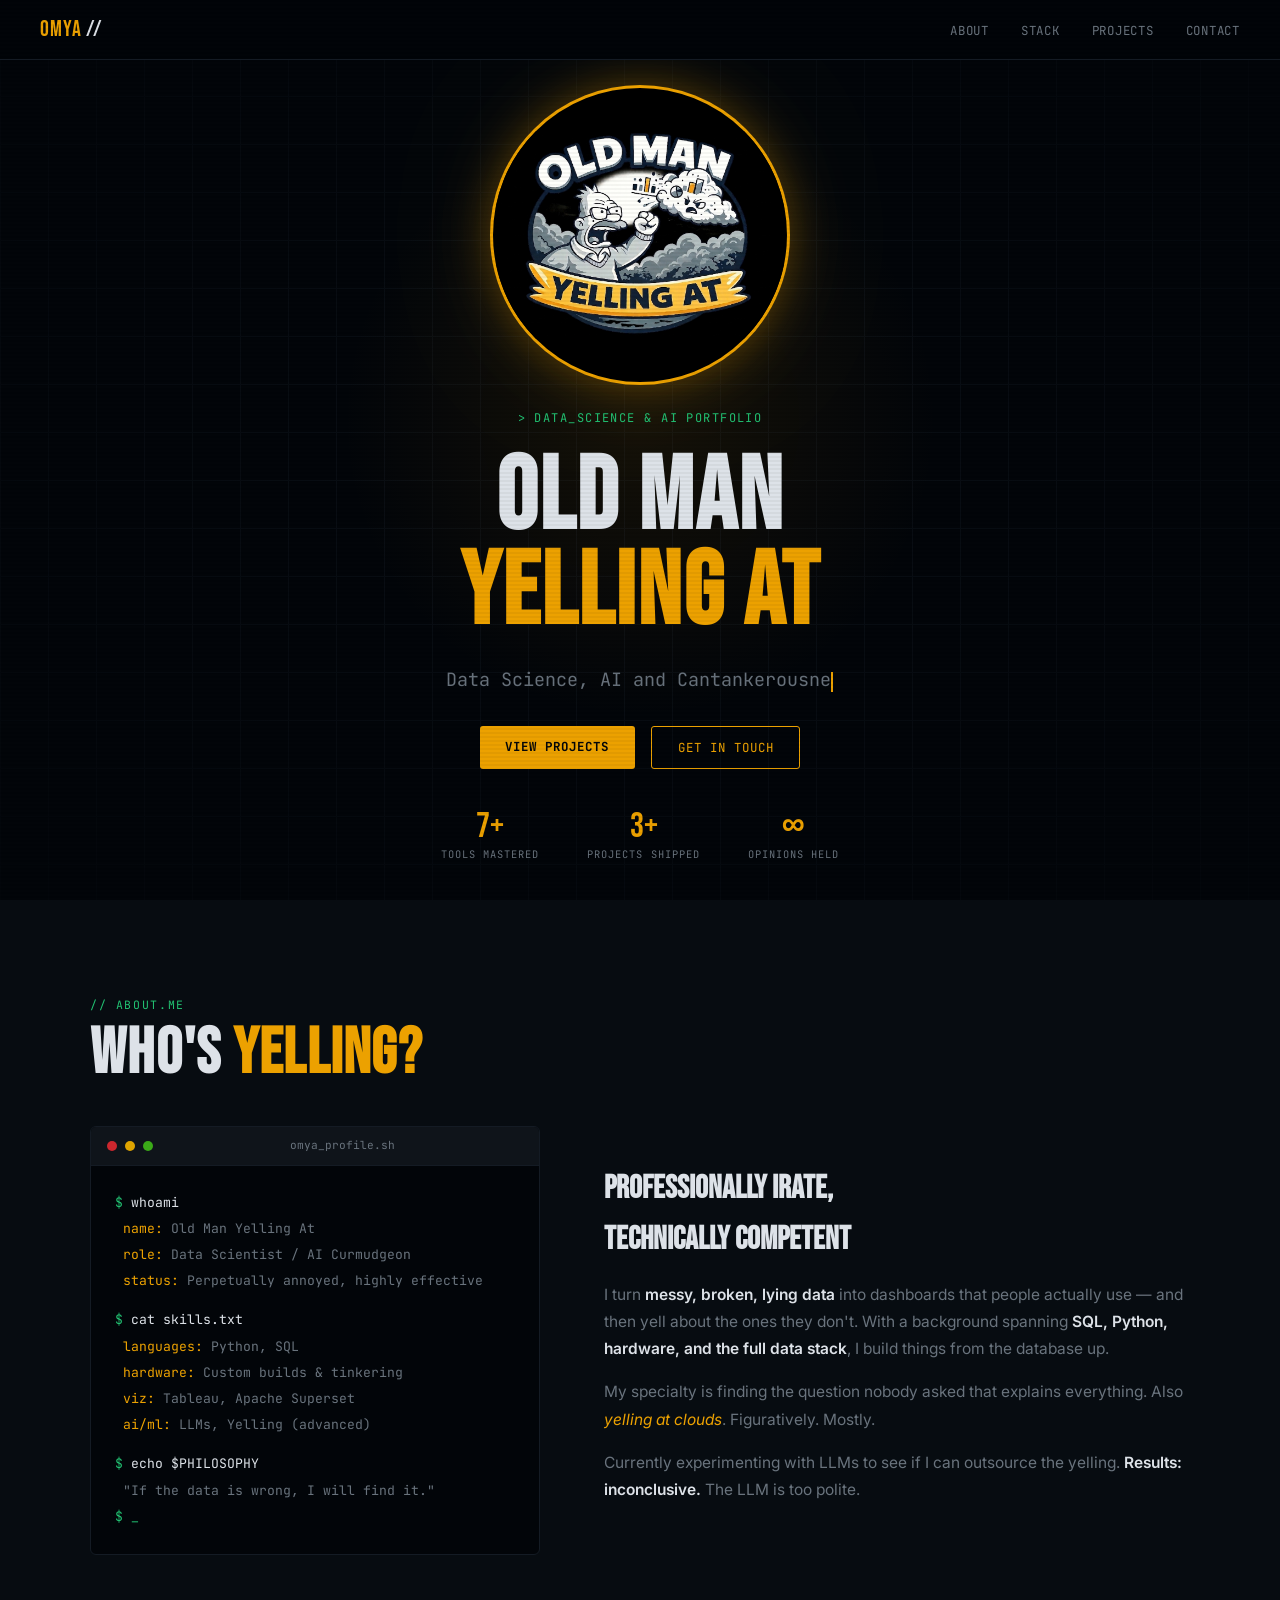
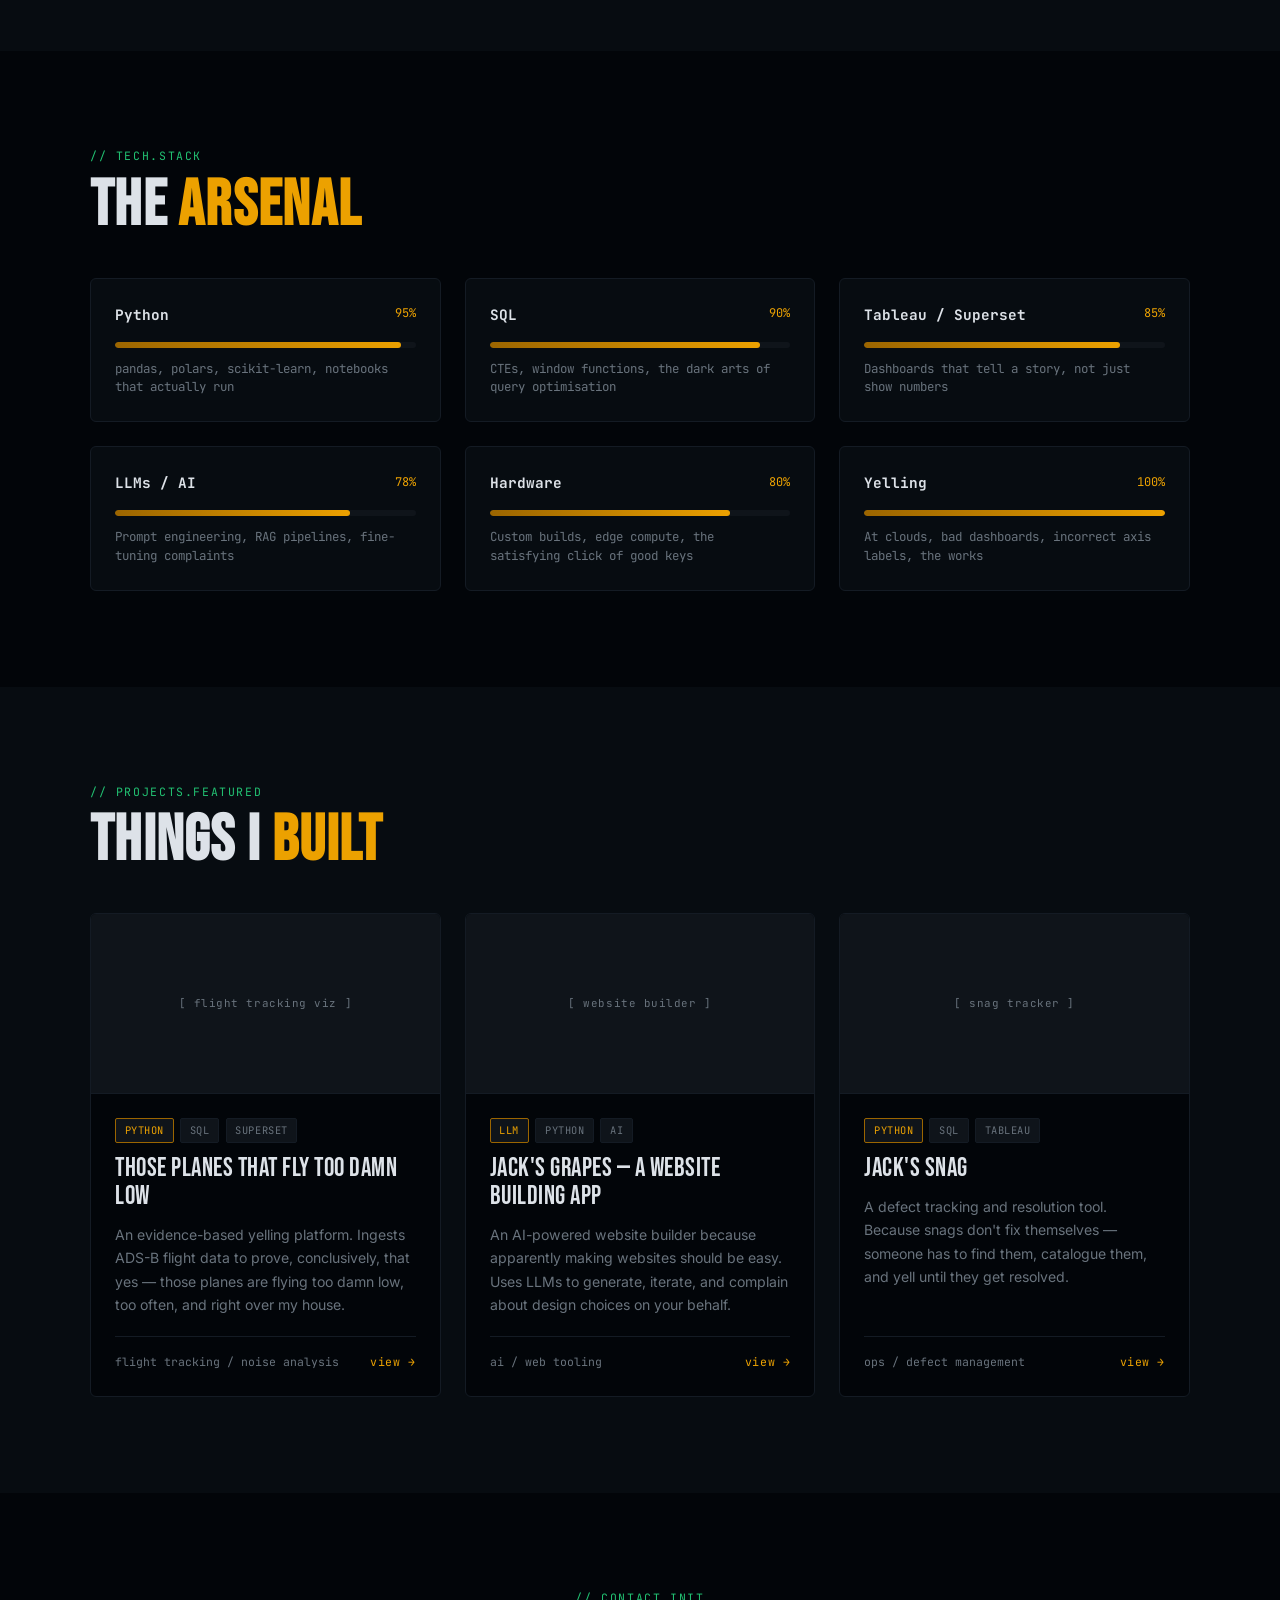
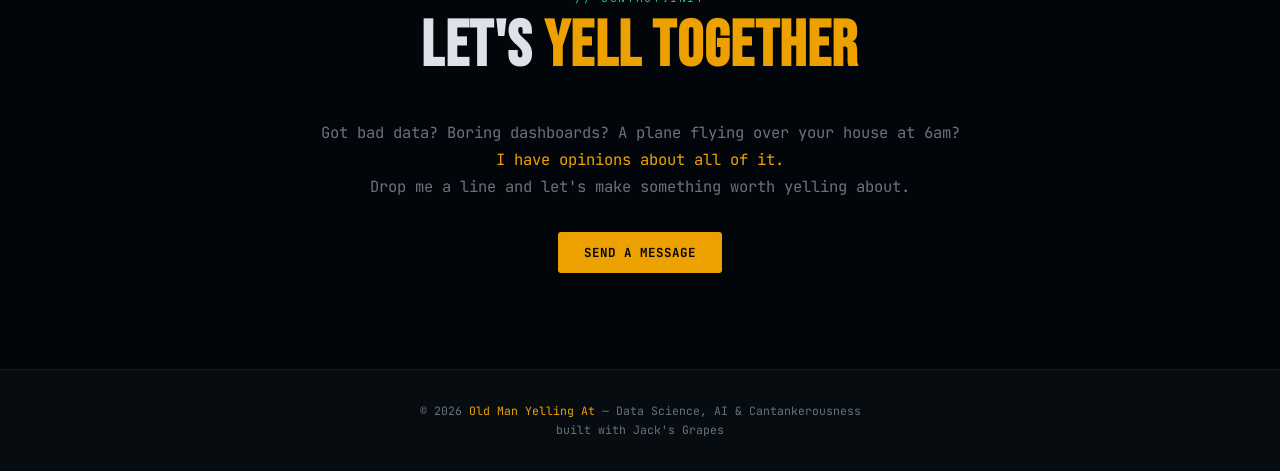
<file: index.html>
<!DOCTYPE html>
<html lang="en">
<head>
  <meta charset="UTF-8">
  <meta name="viewport" content="width=device-width, initial-scale=1">
  <title>Old Man Yelling At — Data Science Portfolio</title>
  <meta charset="UTF-8">
<meta name="viewport" content="width=device-width, initial-scale=1.0">
<link rel="preconnect" href="https://fonts.googleapis.com">
  <link rel="stylesheet" href="styles/site.css">
  <link rel="stylesheet" href="styles/index.css">
</head>
<body>
<nav><a href="#hero" class="nav-logo">OMYA<span> //</span></a><ul class="nav-links"><li><a href="about.html">about</a></li><li><a href="Tech Stack.html">stack</a></li><li><a href="#projects">projects</a></li><li><a href="#contact">contact</a></li></ul></nav><!-- HERO --><section id="hero"><div data-jg-align="left" class="hero-bg-grid"></div><div class="hero-glow"></div><div data-jg-align="center" id="i6v195" class="hero-inner"><div class="hero-logo-wrap"><img alt="OMYA Logo.png" src="assets/embedded-1-OMYA-Logo.png"></div><div class="hero-tag">data_science &amp; ai portfolio</div><h1 class="hero-heading">OLD MAN<br><span class="accent">YELLING AT</span></h1><p id="tagline-text" class="hero-tagline"></p><div class="hero-cta"><a href="#projects" class="btn btn-primary">View Projects</a><a href="#contact" class="btn btn-outline">Get In Touch</a></div><div class="hero-stats"><div class="stat"><div data-count="7" class="stat-val">0</div><div class="stat-label">Tools mastered</div></div><div class="stat"><div data-count="3" class="stat-val">0</div><div class="stat-label">Projects shipped</div></div><div class="stat"><div data-count="∞" class="stat-val">0</div><div class="stat-label">Opinions held</div></div></div></div></section><!-- ABOUT --><section id="about"><div class="section-inner"><div class="section-label">about.me</div><h2 class="section-title">Who's <span class="accent">Yelling?</span></h2><div class="about-grid fade-up"><div class="about-terminal"><div class="term-bar"><div class="term-dot r"></div><div class="term-dot y"></div><div class="term-dot g"></div><span class="term-title">omya_profile.sh</span></div><div class="term-body"><span class="term-line"><span class="term-prompt">$</span><span class="term-cmd"> whoami</span></span><span class="term-line term-out"><span class="term-key">name:</span>        Old Man Yelling At</span><span class="term-line term-out"><span class="term-key">role:</span>        Data Scientist / AI Curmudgeon</span><span class="term-line term-out"><span class="term-key">status:</span>      Perpetually annoyed, highly effective</span><span class="term-blank"></span><span class="term-line"><span class="term-prompt">$</span><span class="term-cmd"> cat skills.txt</span></span><span class="term-line term-out"><span class="term-key">languages:</span>   Python, SQL</span><span class="term-line term-out"><span class="term-key">hardware:</span>    Custom builds &amp; tinkering</span><span class="term-line term-out"><span class="term-key">viz:</span>         Tableau, Apache Superset</span><span class="term-line term-out"><span class="term-key">ai/ml:</span>       LLMs, Yelling (advanced)</span><span class="term-blank"></span><span class="term-line"><span class="term-prompt">$</span><span class="term-cmd"> echo $PHILOSOPHY</span></span><span class="term-line term-out">"If the data is wrong, I will find it."</span><span class="term-line"><span class="term-prompt">$ <span class="cursor-inline">_</span></span></span></div></div><div class="about-text"><h3>Professionally Irate,<br>Technically Competent</h3><p>
          I turn <strong>messy, broken, lying data</strong> into dashboards that people actually use — and then yell about the ones they don't. With a background spanning <strong>SQL, Python, hardware, and the full data stack</strong>, I build things from the database up.
        </p><p>
          My specialty is finding the question nobody asked that explains everything. Also <span class="shout">yelling at clouds</span>. Figuratively. Mostly.
        </p><p>
          Currently experimenting with LLMs to see if I can outsource the yelling. <strong>Results: inconclusive.</strong> The LLM is too polite.
        </p></div></div></div></section><!-- SKILLS --><section id="skills"><div class="section-inner"><div class="section-label">tech.stack</div><h2 class="section-title">The <span class="accent">Arsenal</span></h2><div class="skills-grid"><div class="skill-card fade-up"><div class="skill-header"><span class="skill-name">Python</span><span class="skill-pct">95%</span></div><div class="skill-bar-bg"><div data-pct="95" class="skill-bar-fill"></div></div><div class="skill-desc">pandas, polars, scikit-learn, notebooks that actually run</div></div><div class="skill-card fade-up"><div class="skill-header"><span class="skill-name">SQL</span><span class="skill-pct">90%</span></div><div class="skill-bar-bg"><div data-pct="90" class="skill-bar-fill"></div></div><div class="skill-desc">CTEs, window functions, the dark arts of query optimisation</div></div><div class="skill-card fade-up"><div class="skill-header"><span class="skill-name">Tableau / Superset</span><span class="skill-pct">85%</span></div><div class="skill-bar-bg"><div data-pct="85" class="skill-bar-fill"></div></div><div class="skill-desc">Dashboards that tell a story, not just show numbers</div></div><div class="skill-card fade-up"><div class="skill-header"><span class="skill-name">LLMs / AI</span><span class="skill-pct">78%</span></div><div class="skill-bar-bg"><div data-pct="78" class="skill-bar-fill"></div></div><div class="skill-desc">Prompt engineering, RAG pipelines, fine-tuning complaints</div></div><div class="skill-card fade-up"><div class="skill-header"><span class="skill-name">Hardware</span><span class="skill-pct">80%</span></div><div class="skill-bar-bg"><div data-pct="80" class="skill-bar-fill"></div></div><div class="skill-desc">Custom builds, edge compute, the satisfying click of good keys</div></div><div class="skill-card fade-up"><div class="skill-header"><span class="skill-name">Yelling</span><span class="skill-pct">100%</span></div><div class="skill-bar-bg"><div data-pct="100" class="skill-bar-fill"></div></div><div class="skill-desc">At clouds, bad dashboards, incorrect axis labels, the works</div></div></div></div></section><!-- PROJECTS --><section id="projects"><div class="section-inner"><div class="section-label">projects.featured</div><h2 class="section-title">Things I <span class="accent">Built</span></h2><div class="projects-grid"><div class="project-card fade-up"><div class="project-thumb"><div aria-hidden="true" class="chart-bars"><span id="itprq7"></span><span id="ixh044"></span><span id="iyazb8"></span><span id="i60ymb"></span><span id="idws3i"></span><span id="irnzrf"></span><span id="iklt39"></span></div><span class="project-thumb-label">[ flight tracking viz ]</span></div><div class="project-body"><div class="project-tags"><span class="tag gold">Python</span><span class="tag">SQL</span><span class="tag">Superset</span></div><div class="project-title">Those Planes That Fly Too Damn Low</div><div class="project-desc">An evidence-based yelling platform. Ingests ADS-B flight data to prove, conclusively, that yes — those planes are flying too damn low, too often, and right over my house.</div><div class="project-footer"><span>flight tracking / noise analysis</span><a href="Project Template.html" class="project-link">view →</a></div></div></div><div class="project-card fade-up"><div class="project-thumb"><div aria-hidden="true" class="chart-bars"><span id="innb2d"></span><span id="i9hpnx"></span><span id="iwg1sp"></span><span id="i3acb1"></span><span id="is0ffd"></span><span id="i7ejhm"></span><span id="ibi4oh"></span></div><span class="project-thumb-label">[ website builder ]</span></div><div class="project-body"><div class="project-tags"><span class="tag gold">LLM</span><span class="tag">Python</span><span class="tag">AI</span></div><div class="project-title">Jack's Grapes — A Website Building App</div><div class="project-desc">An AI-powered website builder because apparently making websites should be easy. Uses LLMs to generate, iterate, and complain about design choices on your behalf.</div><div class="project-footer"><span>ai / web tooling</span><a href="#" class="project-link">view →</a></div></div></div><div class="project-card fade-up"><div class="project-thumb"><div aria-hidden="true" class="chart-bars"><span id="ipwrgh"></span><span id="ioeh7f"></span><span id="i8y7ni"></span><span id="iz3pfh"></span><span id="ifqnun"></span><span id="inokdt"></span><span id="iku5ic"></span></div><span class="project-thumb-label">[ snag tracker ]</span></div><div class="project-body"><div class="project-tags"><span class="tag gold">Python</span><span class="tag">SQL</span><span class="tag">Tableau</span></div><div class="project-title">Jack's Snag</div><div class="project-desc">A defect tracking and resolution tool. Because snags don't fix themselves — someone has to find them, catalogue them, and yell until they get resolved.</div><div class="project-footer"><span>ops / defect management</span><a href="#" class="project-link">view →</a></div></div></div></div></div></section><!-- CONTACT --><section id="contact" data-jg-align="left"><div class="section-inner contact-inner"><div class="section-label">contact.init</div><h2 class="section-title">Let's <span class="accent">Yell Together</span></h2><p>
      Got bad data? Boring dashboards? A plane flying over your house at 6am?<br><span class="shout">I have opinions about all of it.</span><br>
      Drop me a line and let's make something worth yelling about.
    </p><a href="mailto:hello@oldmanyelling.at" class="btn btn-primary">Send a Message</a></div></section><!-- FOOTER --><footer><p>© 2026 <span>Old Man Yelling At</span> — Data Science, AI &amp; Cantankerousness</p><p id="i4tllf">built with Jack's Grapes</p></footer><!-- TWEAKS PANEL --><div id="tweaks-panel"><div class="tweaks-header"><span>Tweaks</span><button id="tweaks-close-btn" aria-label="Close" class="tweaks-close">✕</button></div><div class="tweaks-body"><div class="tweak-row"><label for="tweak-accent" class="tweak-label">Accent Color</label><select id="tweak-accent" class="tweak-select"><option value="gold">Gold (default)</option><option value="cyan">Electric Cyan</option><option value="red">Angry Red</option><option value="green">Terminal Green</option></select></div><div class="tweak-row"><label for="tweak-tagline" class="tweak-label">Custom Tagline</label><input id="tweak-tagline" type="text" value="Data Science, AI and Cantankerousness" class="tweak-input"></div><div class="tweak-row"><label for="tweak-font" class="tweak-label">Terminal Font</label><select id="tweak-font" class="tweak-select"><option value="'JetBrains Mono', monospace">JetBrains Mono</option><option value="'Courier New', monospace">Courier New</option><option value="'IBM Plex Mono', monospace">IBM Plex Mono</option></select></div><div class="tweak-row"><label for="tweak-scanlines" class="tweak-label">Scanlines</label><select id="tweak-scanlines" class="tweak-select"><option value="on">On</option><option value="off">Off</option></select></div></div></div>
<script>
(function(){
  function activate(root){
    var doc = root || document;
    doc.querySelectorAll('.fade-up,.reveal-on-scroll,[data-animate-on-scroll]').forEach(function(el){
      el.classList.add('visible','is-visible','in-view');
      el.querySelectorAll('.skill-bar-fill[data-pct]').forEach(function(bar){
        bar.style.width = (bar.getAttribute('data-pct') || '0') + '%';
      });
    });
  }
  if (document.readyState === 'loading') document.addEventListener('DOMContentLoaded', function(){ activate(document); });
  else activate(document);
  window.addEventListener('load', function(){ activate(document); });
})();
</script>

<script src="scripts/index.js"></script>
</body>
</html>
</file>
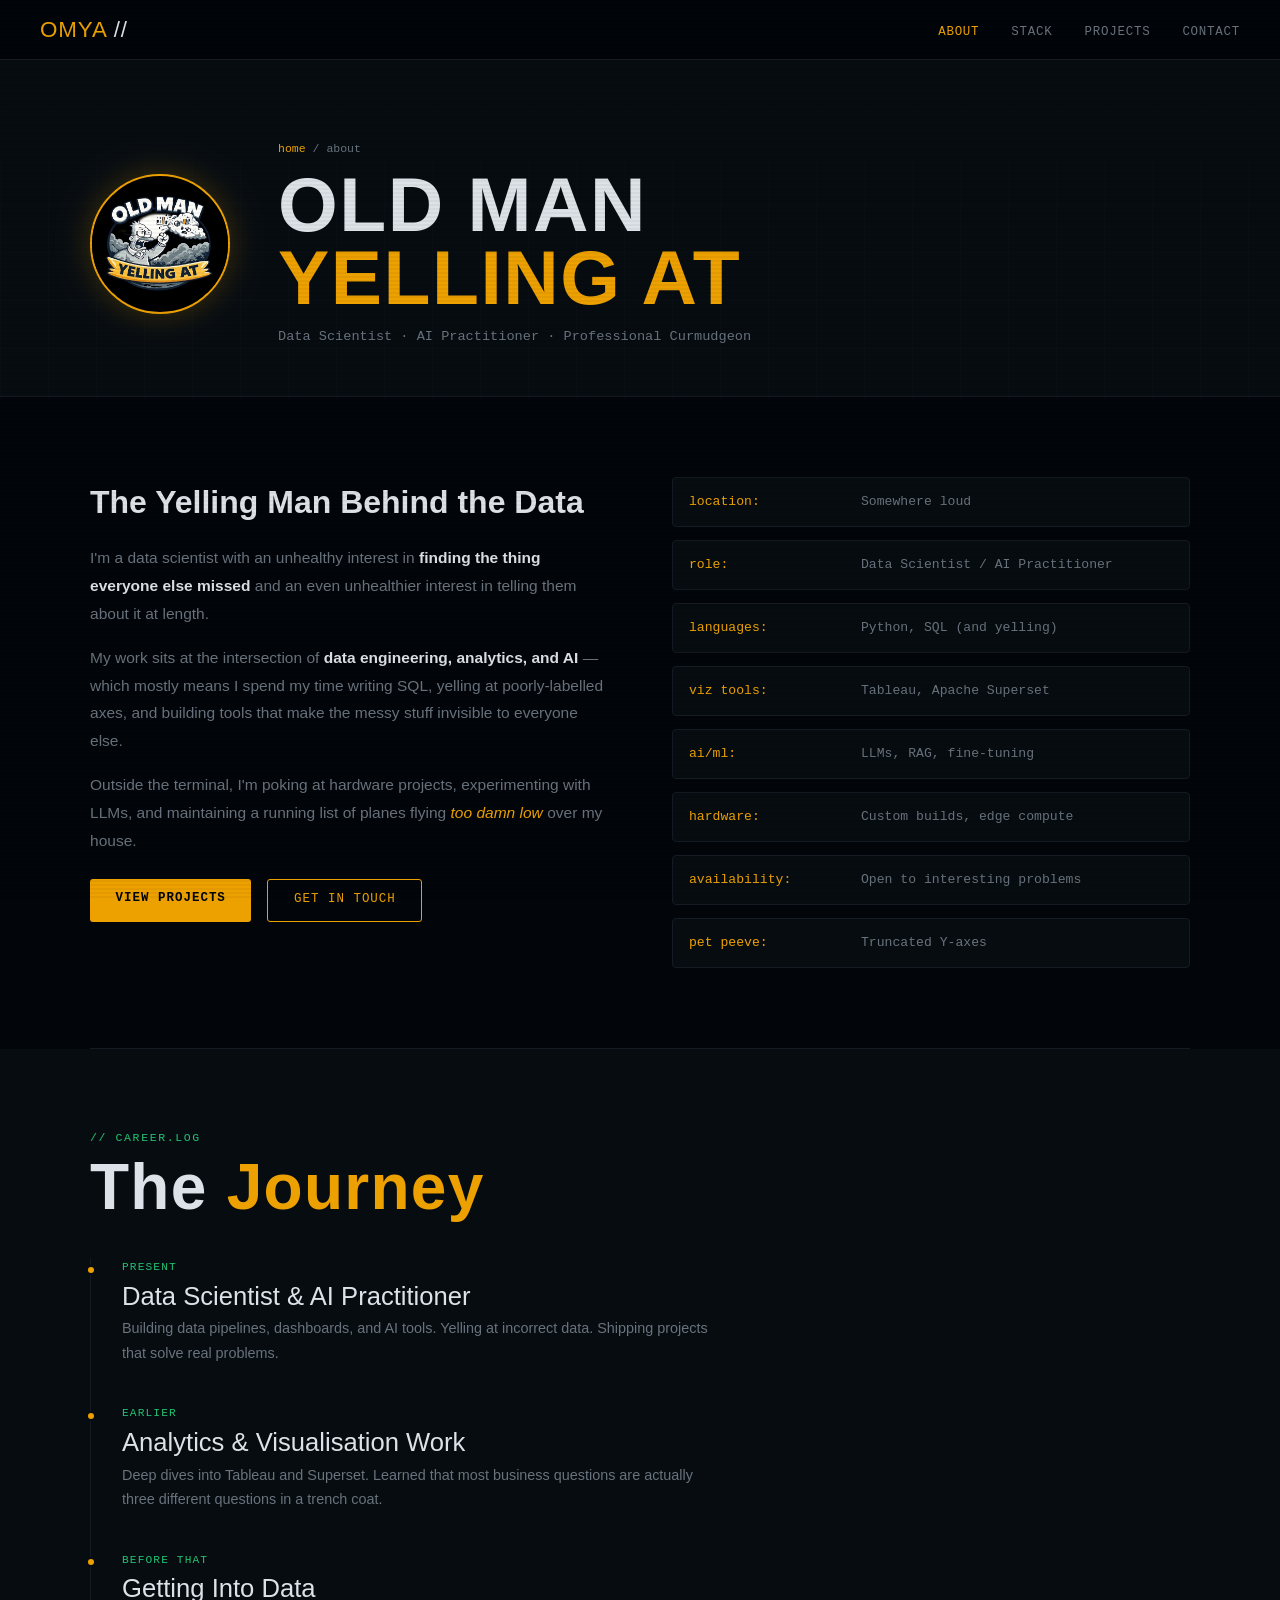
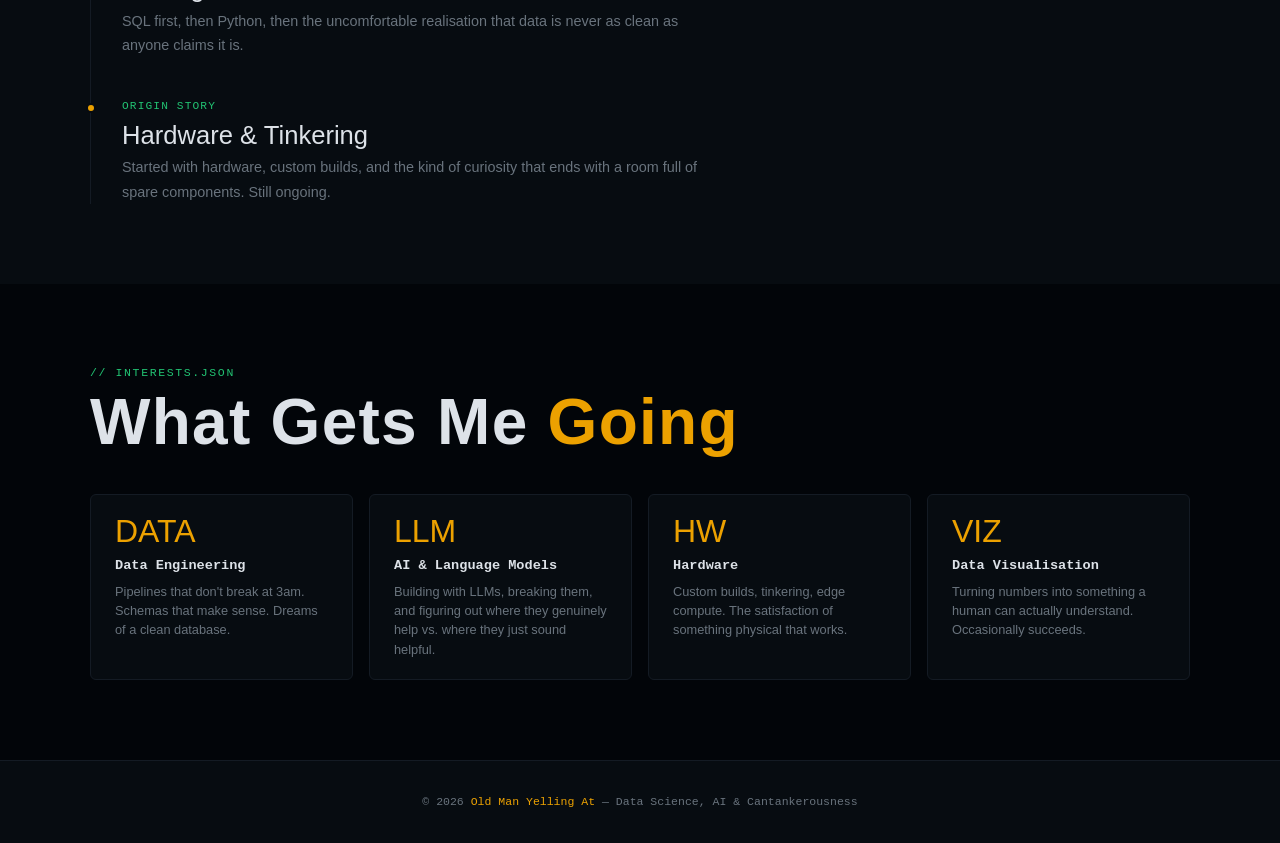
<file: about.html>
<!DOCTYPE html>
<html lang="en">
<head>
  <meta charset="UTF-8">
  <meta name="viewport" content="width=device-width, initial-scale=1">
  <title>About — Old Man Yelling At</title>
  <meta charset="UTF-8">
<meta name="viewport" content="width=device-width, initial-scale=1.0">
  <link rel="stylesheet" href="styles/site.css">
  <link rel="stylesheet" href="styles/about.css">
</head>
<body>
<nav>
  <a href="index.html" class="nav-logo">OMYA<span> //</span></a>
  <ul class="nav-links">
    <li><a href="about.html" class="active">about</a></li>
    <li><a href="Tech Stack.html">stack</a></li>
    <li><a href="index.html#projects">projects</a></li>
    <li><a href="index.html#contact">contact</a></li>
  </ul>
</nav>

<div class="page-wrap">

  <!-- PAGE HEADER -->
  <div class="page-header">
    <div class="page-header-bg"></div>
    <div class="page-header-inner">
      <div class="about-avatar">
        <img src="assets/embedded-1-OMYA-Logo.png" alt="OMYA">
      </div>
      <div class="page-header-text">
        <div class="breadcrumb"><a href="index.html">home</a> / about</div>
        <h1>OLD MAN<br><span class="accent">YELLING AT</span></h1>
        <div class="page-header-sub">Data Scientist · AI Practitioner · Professional Curmudgeon</div>
      </div>
    </div>
  </div>

  <!-- BIO -->
  <section class="section">
    <div class="section-inner">
      <div class="bio-grid">
        <div class="bio-body fade-up">
          <h3>The Yelling Man Behind the Data</h3>
          <p>
            I'm a data scientist with an unhealthy interest in <strong>finding the thing everyone else missed</strong> and an even unhealthier interest in telling them about it at length.
          </p>
          <p>
            My work sits at the intersection of <strong>data engineering, analytics, and AI</strong> — which mostly means I spend my time writing SQL, yelling at poorly-labelled axes, and building tools that make the messy stuff invisible to everyone else.
          </p>
          <p>
            Outside the terminal, I'm poking at hardware projects, experimenting with LLMs, and maintaining a running list of planes flying <span class="accent">too damn low</span> over my house.
          </p>
          <div style="display:flex; gap:1rem; margin-top:1.5rem; flex-wrap:wrap;">
            <a href="index.html#projects" class="btn btn-primary">View Projects</a>
            <a href="index.html#contact" class="btn btn-outline">Get In Touch</a>
          </div>
        </div>
        <div class="facts-list fade-up">
          <div class="fact-row"><span class="fact-key">location:</span><span class="fact-val">Somewhere loud</span></div>
          <div class="fact-row"><span class="fact-key">role:</span><span class="fact-val">Data Scientist / AI Practitioner</span></div>
          <div class="fact-row"><span class="fact-key">languages:</span><span class="fact-val">Python, SQL (and yelling)</span></div>
          <div class="fact-row"><span class="fact-key">viz tools:</span><span class="fact-val">Tableau, Apache Superset</span></div>
          <div class="fact-row"><span class="fact-key">ai/ml:</span><span class="fact-val">LLMs, RAG, fine-tuning</span></div>
          <div class="fact-row"><span class="fact-key">hardware:</span><span class="fact-val">Custom builds, edge compute</span></div>
          <div class="fact-row"><span class="fact-key">availability:</span><span class="fact-val">Open to interesting problems</span></div>
          <div class="fact-row"><span class="fact-key">pet peeve:</span><span class="fact-val">Truncated Y-axes</span></div>
        </div>
      </div>
    </div>
  </section>

  <hr class="divider" style="max-width: var(--max-w); margin: 0px auto; justify-self: center;">

  <!-- TIMELINE -->
  <section class="section" id="timeline">
    <div class="section-inner">
      <div class="section-label">career.log</div>
      <h2 class="section-title">The <span class="accent">Journey</span></h2>
      <div class="timeline fade-up">

        <div class="tl-item">
          <div class="tl-dot"></div>
          <div class="tl-date">Present</div>
          <div class="tl-title">Data Scientist &amp; AI Practitioner</div>
          <div class="tl-desc">Building data pipelines, dashboards, and AI tools. Yelling at incorrect data. Shipping projects that solve real problems.</div>
        </div>

        <div class="tl-item">
          <div class="tl-dot"></div>
          <div class="tl-date">Earlier</div>
          <div class="tl-title">Analytics &amp; Visualisation Work</div>
          <div class="tl-desc">Deep dives into Tableau and Superset. Learned that most business questions are actually three different questions in a trench coat.</div>
        </div>

        <div class="tl-item">
          <div class="tl-dot"></div>
          <div class="tl-date">Before That</div>
          <div class="tl-title">Getting Into Data</div>
          <div class="tl-desc">SQL first, then Python, then the uncomfortable realisation that data is never as clean as anyone claims it is.</div>
        </div>

        <div class="tl-item">
          <div class="tl-dot"></div>
          <div class="tl-date">Origin Story</div>
          <div class="tl-title">Hardware &amp; Tinkering</div>
          <div class="tl-desc">Started with hardware, custom builds, and the kind of curiosity that ends with a room full of spare components. Still ongoing.</div>
        </div>

      </div>
    </div>
  </section>

  <!-- INTERESTS -->
  <section class="section" style="background:var(--bg);">
    <div class="section-inner">
      <div class="section-label">interests.json</div>
      <h2 class="section-title">What Gets Me <span class="accent">Going</span></h2>
      <div class="interests-grid">
        <div class="interest-card fade-up">
          <div class="interest-icon">DATA</div>
          <div class="interest-title">Data Engineering</div>
          <div class="interest-desc">Pipelines that don't break at 3am. Schemas that make sense. Dreams of a clean database.</div>
        </div>
        <div class="interest-card fade-up">
          <div class="interest-icon">LLM</div>
          <div class="interest-title">AI &amp; Language Models</div>
          <div class="interest-desc">Building with LLMs, breaking them, and figuring out where they genuinely help vs. where they just sound helpful.</div>
        </div>
        <div class="interest-card fade-up">
          <div class="interest-icon">HW</div>
          <div class="interest-title">Hardware</div>
          <div class="interest-desc">Custom builds, tinkering, edge compute. The satisfaction of something physical that works.</div>
        </div>
        <div class="interest-card fade-up">
          <div class="interest-icon">VIZ</div>
          <div class="interest-title">Data Visualisation</div>
          <div class="interest-desc">Turning numbers into something a human can actually understand. Occasionally succeeds.</div>
        </div>
      </div>
    </div>
  </section>

</div>

<footer>
  <p>© 2026 <span>Old Man Yelling At</span> — Data Science, AI &amp; Cantankerousness</p>
</footer>
<script>
(function(){
  function activate(root){
    var doc = root || document;
    doc.querySelectorAll('.fade-up,.reveal-on-scroll,[data-animate-on-scroll]').forEach(function(el){
      el.classList.add('visible','is-visible','in-view');
      el.querySelectorAll('.skill-bar-fill[data-pct]').forEach(function(bar){
        bar.style.width = (bar.getAttribute('data-pct') || '0') + '%';
      });
    });
  }
  if (document.readyState === 'loading') document.addEventListener('DOMContentLoaded', function(){ activate(document); });
  else activate(document);
  window.addEventListener('load', function(){ activate(document); });
})();
</script>

<script src="scripts/about.js"></script>
</body>
</html>
</file>
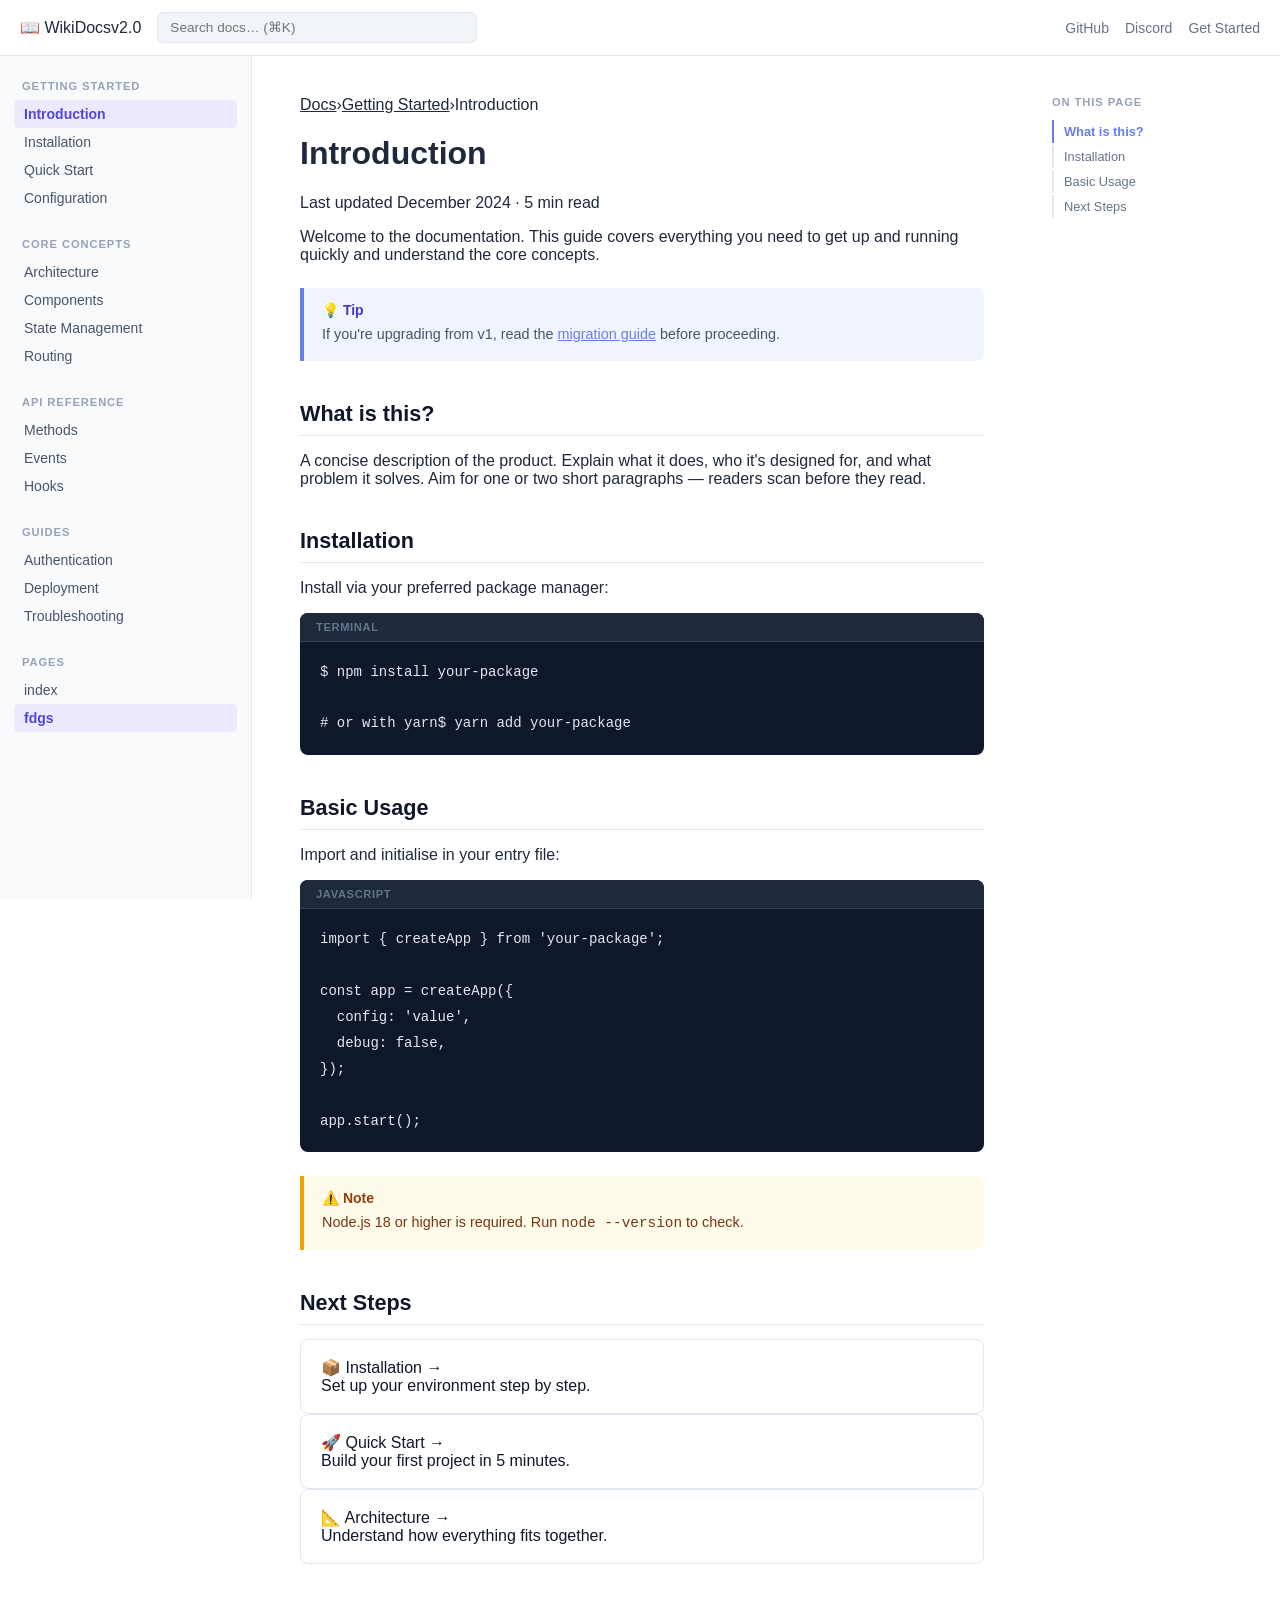
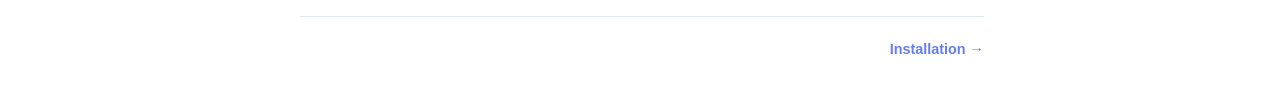
<file: fdgs.html>
<!DOCTYPE html>
<html lang="en">
<head>
  <meta charset="UTF-8">
  <meta name="viewport" content="width=device-width, initial-scale=1">
  <title>fdgs</title>
  <link rel="stylesheet" href="style.css">
</head>
<body>
<body><div class="wk-root"><header class="wk-header"><div class="wk-header-left"><span id="ioec">📖 WikiDocs</span><span id="ilha"></span><span id="ibtl">v2.0</span></div><div class="wk-header-search"><input type="search" placeholder="Search docs… (⌘K)" class="wk-search"/></div><div class="wk-header-right"><a href="#" id="iltvn">GitHub</a><a href="#" id="i4s1d">Discord</a><a href="#wk-install" id="i99kx">Get Started</a></div></header><div class="wk-body"><nav class="wk-sidebar"><div class="wk-nav-group"><div class="wk-nav-label">Getting Started</div><a href="#wk-intro" class="wk-nav-link wk-nav-active">Introduction</a><a href="#wk-install" class="wk-nav-link">Installation</a><a href="#wk-usage" class="wk-nav-link">Quick Start</a><a href="#wk-next" class="wk-nav-link">Configuration</a></div><div class="wk-nav-group"><div class="wk-nav-label">Core Concepts</div><a href="#wk-what" class="wk-nav-link">Architecture</a><a href="#wk-what" class="wk-nav-link">Components</a><a href="#wk-usage" class="wk-nav-link">State Management</a><a href="#wk-next" class="wk-nav-link">Routing</a></div><div class="wk-nav-group"><div class="wk-nav-label">API Reference</div><a href="#wk-usage" class="wk-nav-link">Methods</a><a href="#wk-usage" class="wk-nav-link">Events</a><a href="#wk-next" class="wk-nav-link">Hooks</a></div><div class="wk-nav-group"><div class="wk-nav-label">Guides</div><a href="#wk-install" class="wk-nav-link">Authentication</a><a href="#wk-next" class="wk-nav-link">Deployment</a><a href="#wk-what" class="wk-nav-link">Troubleshooting</a></div><div class="wk-nav-group"><div class="wk-nav-label">Pages</div><a href="index.html" class="wk-nav-link">index</a><a href="#" class="wk-nav-link wk-nav-active">fdgs</a></div></nav><main class="wk-main"><div id="i8eoc"><a href="#wk-intro" id="iciqp">Docs</a><span>›</span><a href="#wk-install" id="ivwsp">Getting Started</a><span>›</span><span>Introduction</span></div><h1 id="wk-intro">Introduction</h1><p id="iv7m2">Last updated December 2024 · 5 min read</p><p id="iratz">Welcome to the documentation. This guide covers everything you need to get up and running quickly and understand the core concepts.</p><div class="wk-callout wk-callout-info"><strong>💡 Tip</strong><p>If you're upgrading from v1, read the <a href="#wk-next">migration guide</a> before proceeding.</p></div><h2 id="wk-what" class="wk-h2">What is this?</h2><p id="ixkgd">A concise description of the product. Explain what it does, who it's designed for, and what problem it solves. Aim for one or two short paragraphs — readers scan before they read.</p><h2 id="wk-install" class="wk-h2">Installation</h2><p id="iy87a7">Install via your preferred package manager:</p><div class="wk-code"><div class="wk-code-label">Terminal</div><code class="wk-code-body"><span id="isa1kw">$</span> npm install your-package

<span id="i2ivc3"># or with yarn</span><span id="iudawr">$</span> yarn add your-package</code></div><h2 id="wk-usage" class="wk-h2">Basic Usage</h2><p id="iersgc">Import and initialise in your entry file:</p><div class="wk-code"><div class="wk-code-label">JavaScript</div><code class="wk-code-body"><span id="izgpqj">import</span> { createApp } <span id="ieo6jh">from</span> <span id="i4sc7j">'your-package'</span>;

<span id="ie5vz7">const</span> app = <span id="ij186s">createApp</span>({
  config: <span id="ixd5eu">'value'</span>,
  debug: <span id="imr6zj">false</span>,
});

app.<span id="injhkf">start</span>();</code></div><div class="wk-callout wk-callout-warn"><strong>⚠️ Note</strong><p>Node.js 18 or higher is required. Run <code id="iyauhk">node --version</code> to check.</p></div><h2 id="wk-next" class="wk-h2">Next Steps</h2><div id="ipqtm5"><a href="fdgs.html" class="wk-next-card"><div id="ig491d">📦 Installation →</div><div id="iowi3l">Set up your environment step by step.</div></a><a href="#wk-usage" class="wk-next-card"><div id="ifhnkp">🚀 Quick Start →</div><div id="iagadm">Build your first project in 5 minutes.</div></a><a href="#wk-what" class="wk-next-card"><div id="ivr2ed">📐 Architecture →</div><div id="i9qbe8">Understand how everything fits together.</div></a></div><div class="wk-page-nav"><span></span><a href="#wk-install" class="wk-page-nav-link">Installation →</a></div></main><aside class="wk-toc"><div class="wk-toc-title">On this page</div><a href="#wk-what" class="wk-toc-link wk-toc-active">What is this?</a><a href="#wk-install" class="wk-toc-link">Installation</a><a href="#wk-usage" class="wk-toc-link">Basic Usage</a><a href="#wk-next" class="wk-toc-link">Next Steps</a></aside></div></div></body>
</body>
</html>
</file>
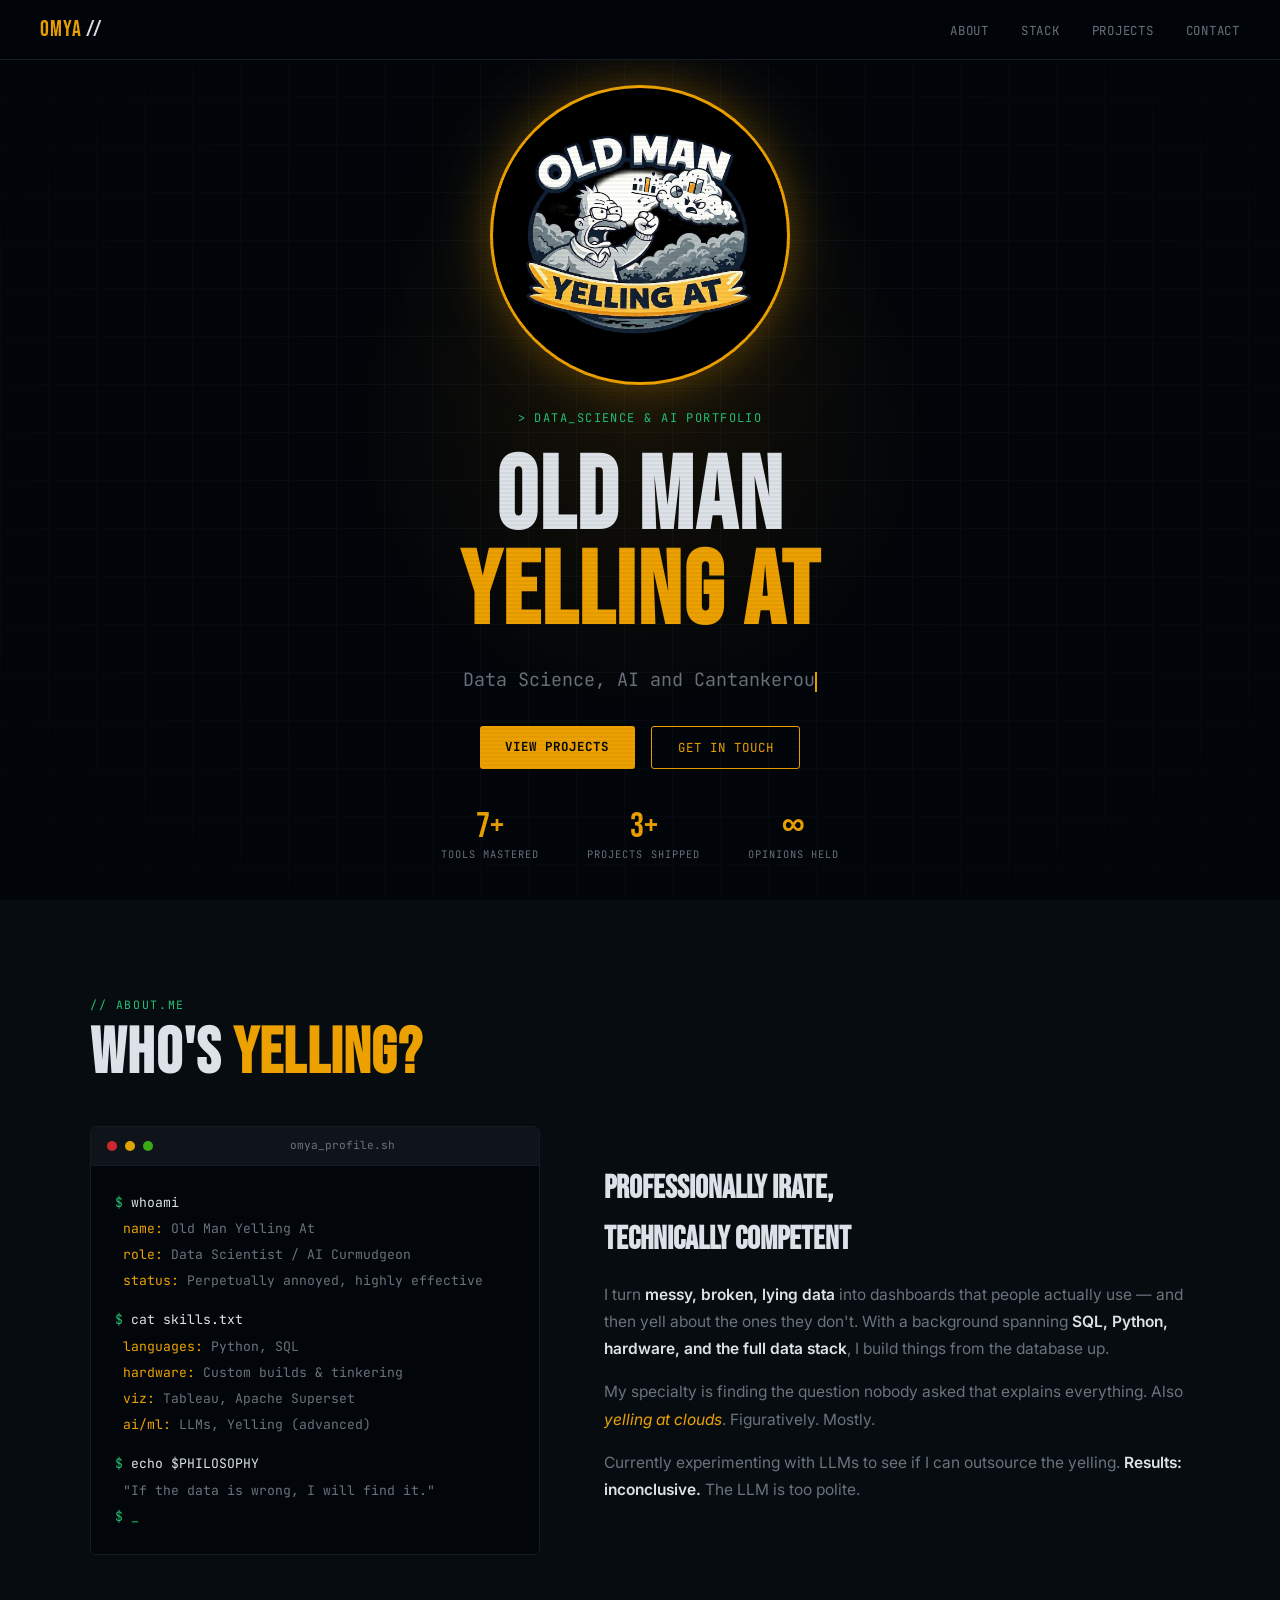
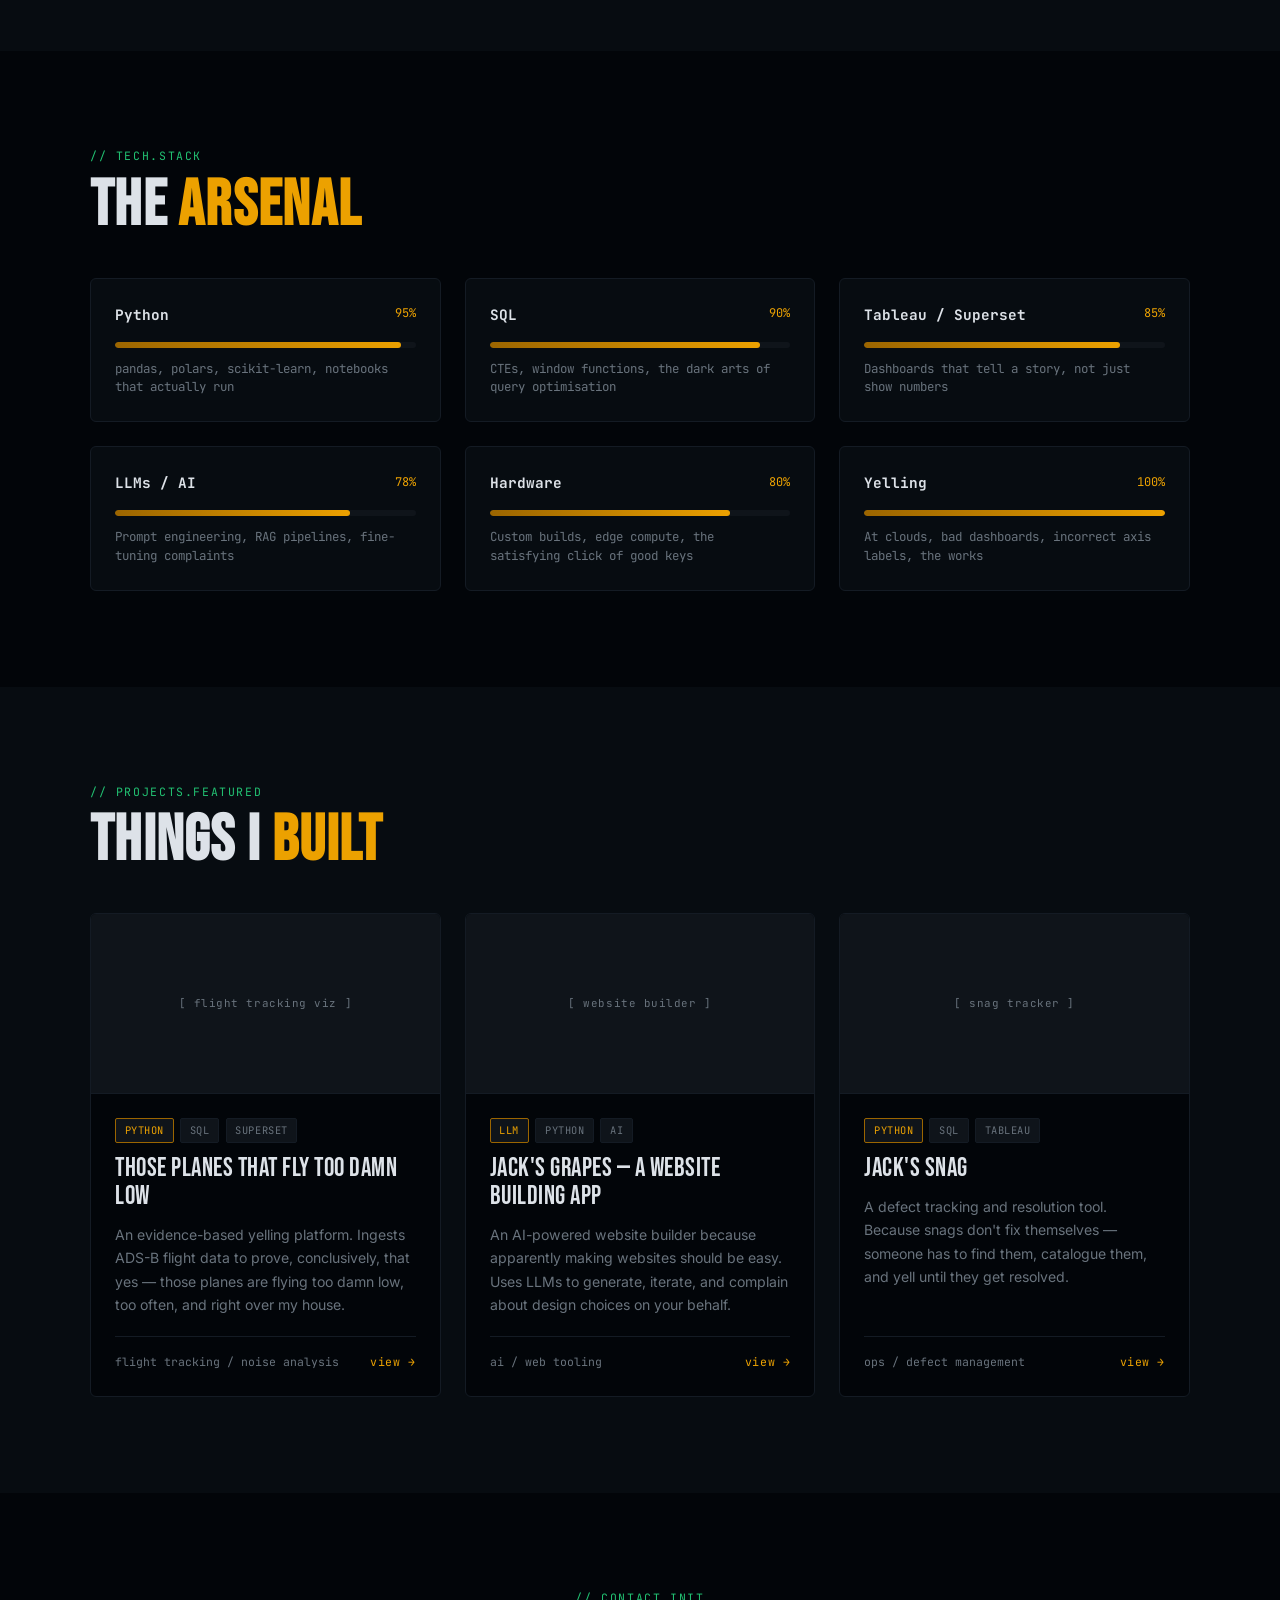
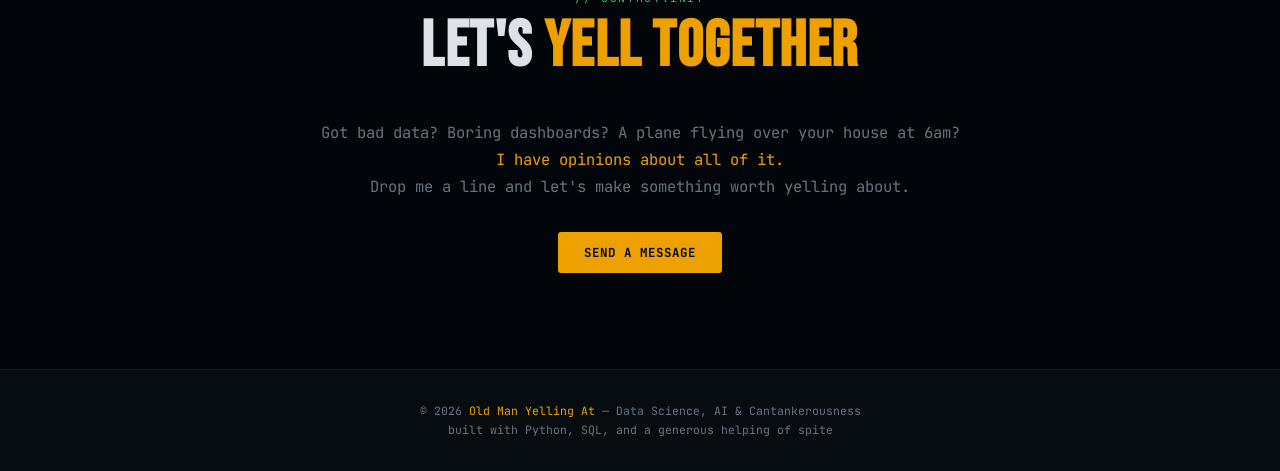
<file: index-1.html>
<!DOCTYPE html>
<html lang="en">
<head>
  <meta charset="UTF-8">
  <meta name="viewport" content="width=device-width, initial-scale=1">
  <title>Old Man Yelling At — Data Science Portfolio</title>
  <meta charset="UTF-8">
<meta name="viewport" content="width=device-width, initial-scale=1.0">
<link rel="preconnect" href="https://fonts.googleapis.com">
  <link rel="stylesheet" href="styles/site.css">
  <link rel="stylesheet" href="styles/index-1.css">
</head>
<body>
<nav><a href="#hero" class="nav-logo">OMYA<span> //</span></a><ul class="nav-links"><li><a href="about.html">about</a></li><li><a href="Tech Stack.html">stack</a></li><li><a href="#projects">projects</a></li><li><a href="#contact">contact</a></li></ul></nav><!-- HERO --><section id="hero"><div data-jg-align="left" class="hero-bg-grid"></div><div class="hero-glow"></div><div data-jg-align="center" id="i6v195" class="hero-inner"><div class="hero-logo-wrap"><img alt="OMYA Logo.png" src="assets/embedded-1-OMYA-Logo.png"></div><div class="hero-tag">data_science &amp; ai portfolio</div><h1 class="hero-heading">OLD MAN<br><span class="accent">YELLING AT</span></h1><p id="tagline-text" class="hero-tagline"></p><div class="hero-cta"><a href="#projects" class="btn btn-primary">View Projects</a><a href="#contact" class="btn btn-outline">Get In Touch</a></div><div class="hero-stats"><div class="stat"><div data-count="7" class="stat-val">0</div><div class="stat-label">Tools mastered</div></div><div class="stat"><div data-count="3" class="stat-val">0</div><div class="stat-label">Projects shipped</div></div><div class="stat"><div data-count="∞" class="stat-val">0</div><div class="stat-label">Opinions held</div></div></div></div></section><!-- ABOUT --><section id="about"><div class="section-inner"><div class="section-label">about.me</div><h2 class="section-title">Who's <span class="accent">Yelling?</span></h2><div class="about-grid fade-up"><div class="about-terminal"><div class="term-bar"><div class="term-dot r"></div><div class="term-dot y"></div><div class="term-dot g"></div><span class="term-title">omya_profile.sh</span></div><div class="term-body"><span class="term-line"><span class="term-prompt">$</span><span class="term-cmd"> whoami</span></span><span class="term-line term-out"><span class="term-key">name:</span>        Old Man Yelling At</span><span class="term-line term-out"><span class="term-key">role:</span>        Data Scientist / AI Curmudgeon</span><span class="term-line term-out"><span class="term-key">status:</span>      Perpetually annoyed, highly effective</span><span class="term-blank"></span><span class="term-line"><span class="term-prompt">$</span><span class="term-cmd"> cat skills.txt</span></span><span class="term-line term-out"><span class="term-key">languages:</span>   Python, SQL</span><span class="term-line term-out"><span class="term-key">hardware:</span>    Custom builds &amp; tinkering</span><span class="term-line term-out"><span class="term-key">viz:</span>         Tableau, Apache Superset</span><span class="term-line term-out"><span class="term-key">ai/ml:</span>       LLMs, Yelling (advanced)</span><span class="term-blank"></span><span class="term-line"><span class="term-prompt">$</span><span class="term-cmd"> echo $PHILOSOPHY</span></span><span class="term-line term-out">"If the data is wrong, I will find it."</span><span class="term-line"><span class="term-prompt">$ <span class="cursor-inline">_</span></span></span></div></div><div class="about-text"><h3>Professionally Irate,<br>Technically Competent</h3><p>
          I turn <strong>messy, broken, lying data</strong> into dashboards that people actually use — and then yell about the ones they don't. With a background spanning <strong>SQL, Python, hardware, and the full data stack</strong>, I build things from the database up.
        </p><p>
          My specialty is finding the question nobody asked that explains everything. Also <span class="shout">yelling at clouds</span>. Figuratively. Mostly.
        </p><p>
          Currently experimenting with LLMs to see if I can outsource the yelling. <strong>Results: inconclusive.</strong> The LLM is too polite.
        </p></div></div></div></section><!-- SKILLS --><section id="skills"><div class="section-inner"><div class="section-label">tech.stack</div><h2 class="section-title">The <span class="accent">Arsenal</span></h2><div class="skills-grid"><div class="skill-card fade-up"><div class="skill-header"><span class="skill-name">Python</span><span class="skill-pct">95%</span></div><div class="skill-bar-bg"><div data-pct="95" class="skill-bar-fill"></div></div><div class="skill-desc">pandas, polars, scikit-learn, notebooks that actually run</div></div><div class="skill-card fade-up"><div class="skill-header"><span class="skill-name">SQL</span><span class="skill-pct">90%</span></div><div class="skill-bar-bg"><div data-pct="90" class="skill-bar-fill"></div></div><div class="skill-desc">CTEs, window functions, the dark arts of query optimisation</div></div><div class="skill-card fade-up"><div class="skill-header"><span class="skill-name">Tableau / Superset</span><span class="skill-pct">85%</span></div><div class="skill-bar-bg"><div data-pct="85" class="skill-bar-fill"></div></div><div class="skill-desc">Dashboards that tell a story, not just show numbers</div></div><div class="skill-card fade-up"><div class="skill-header"><span class="skill-name">LLMs / AI</span><span class="skill-pct">78%</span></div><div class="skill-bar-bg"><div data-pct="78" class="skill-bar-fill"></div></div><div class="skill-desc">Prompt engineering, RAG pipelines, fine-tuning complaints</div></div><div class="skill-card fade-up"><div class="skill-header"><span class="skill-name">Hardware</span><span class="skill-pct">80%</span></div><div class="skill-bar-bg"><div data-pct="80" class="skill-bar-fill"></div></div><div class="skill-desc">Custom builds, edge compute, the satisfying click of good keys</div></div><div class="skill-card fade-up"><div class="skill-header"><span class="skill-name">Yelling</span><span class="skill-pct">100%</span></div><div class="skill-bar-bg"><div data-pct="100" class="skill-bar-fill"></div></div><div class="skill-desc">At clouds, bad dashboards, incorrect axis labels, the works</div></div></div></div></section><!-- PROJECTS --><section id="projects"><div class="section-inner"><div class="section-label">projects.featured</div><h2 class="section-title">Things I <span class="accent">Built</span></h2><div class="projects-grid"><div class="project-card fade-up"><div class="project-thumb"><div aria-hidden="true" class="chart-bars"><span id="itprq7"></span><span id="ixh044"></span><span id="iyazb8"></span><span id="i60ymb"></span><span id="idws3i"></span><span id="irnzrf"></span><span id="iklt39"></span></div><span class="project-thumb-label">[ flight tracking viz ]</span></div><div class="project-body"><div class="project-tags"><span class="tag gold">Python</span><span class="tag">SQL</span><span class="tag">Superset</span></div><div class="project-title">Those Planes That Fly Too Damn Low</div><div class="project-desc">An evidence-based yelling platform. Ingests ADS-B flight data to prove, conclusively, that yes — those planes are flying too damn low, too often, and right over my house.</div><div class="project-footer"><span>flight tracking / noise analysis</span><a href="Project Template.html" class="project-link">view →</a></div></div></div><div class="project-card fade-up"><div class="project-thumb"><div aria-hidden="true" class="chart-bars"><span id="innb2d"></span><span id="i9hpnx"></span><span id="iwg1sp"></span><span id="i3acb1"></span><span id="is0ffd"></span><span id="i7ejhm"></span><span id="ibi4oh"></span></div><span class="project-thumb-label">[ website builder ]</span></div><div class="project-body"><div class="project-tags"><span class="tag gold">LLM</span><span class="tag">Python</span><span class="tag">AI</span></div><div class="project-title">Jack's Grapes — A Website Building App</div><div class="project-desc">An AI-powered website builder because apparently making websites should be easy. Uses LLMs to generate, iterate, and complain about design choices on your behalf.</div><div class="project-footer"><span>ai / web tooling</span><a href="#" class="project-link">view →</a></div></div></div><div class="project-card fade-up"><div class="project-thumb"><div aria-hidden="true" class="chart-bars"><span id="ipwrgh"></span><span id="ioeh7f"></span><span id="i8y7ni"></span><span id="iz3pfh"></span><span id="ifqnun"></span><span id="inokdt"></span><span id="iku5ic"></span></div><span class="project-thumb-label">[ snag tracker ]</span></div><div class="project-body"><div class="project-tags"><span class="tag gold">Python</span><span class="tag">SQL</span><span class="tag">Tableau</span></div><div class="project-title">Jack's Snag</div><div class="project-desc">A defect tracking and resolution tool. Because snags don't fix themselves — someone has to find them, catalogue them, and yell until they get resolved.</div><div class="project-footer"><span>ops / defect management</span><a href="#" class="project-link">view →</a></div></div></div></div></div></section><!-- CONTACT --><section id="contact"><div class="section-inner contact-inner"><div class="section-label">contact.init</div><h2 class="section-title">Let's <span class="accent">Yell Together</span></h2><p>
      Got bad data? Boring dashboards? A plane flying over your house at 6am?<br><span class="shout">I have opinions about all of it.</span><br>
      Drop me a line and let's make something worth yelling about.
    </p><a href="mailto:hello@oldmanyelling.at" class="btn btn-primary">Send a Message</a></div></section><!-- FOOTER --><footer><p>© 2026 <span>Old Man Yelling At</span> — Data Science, AI &amp; Cantankerousness</p><p id="i4tllf">built with Python, SQL, and a generous helping of spite</p></footer><!-- TWEAKS PANEL --><div id="tweaks-panel"><div class="tweaks-header"><span>Tweaks</span><button id="tweaks-close-btn" aria-label="Close" class="tweaks-close">✕</button></div><div class="tweaks-body"><div class="tweak-row"><label for="tweak-accent" class="tweak-label">Accent Color</label><select id="tweak-accent" class="tweak-select"><option value="gold">Gold (default)</option><option value="cyan">Electric Cyan</option><option value="red">Angry Red</option><option value="green">Terminal Green</option></select></div><div class="tweak-row"><label for="tweak-tagline" class="tweak-label">Custom Tagline</label><input id="tweak-tagline" type="text" value="Data Science, AI and Cantankerousness" class="tweak-input"></div><div class="tweak-row"><label for="tweak-font" class="tweak-label">Terminal Font</label><select id="tweak-font" class="tweak-select"><option value="'JetBrains Mono', monospace">JetBrains Mono</option><option value="'Courier New', monospace">Courier New</option><option value="'IBM Plex Mono', monospace">IBM Plex Mono</option></select></div><div class="tweak-row"><label for="tweak-scanlines" class="tweak-label">Scanlines</label><select id="tweak-scanlines" class="tweak-select"><option value="on">On</option><option value="off">Off</option></select></div></div></div>
<script>
(function(){
  function activate(root){
    var doc = root || document;
    doc.querySelectorAll('.fade-up,.reveal-on-scroll,[data-animate-on-scroll]').forEach(function(el){
      el.classList.add('visible','is-visible','in-view');
      el.querySelectorAll('.skill-bar-fill[data-pct]').forEach(function(bar){
        bar.style.width = (bar.getAttribute('data-pct') || '0') + '%';
      });
    });
  }
  if (document.readyState === 'loading') document.addEventListener('DOMContentLoaded', function(){ activate(document); });
  else activate(document);
  window.addEventListener('load', function(){ activate(document); });
})();
</script>

<script src="scripts/index-1.js"></script>
</body>
</html>
</file>
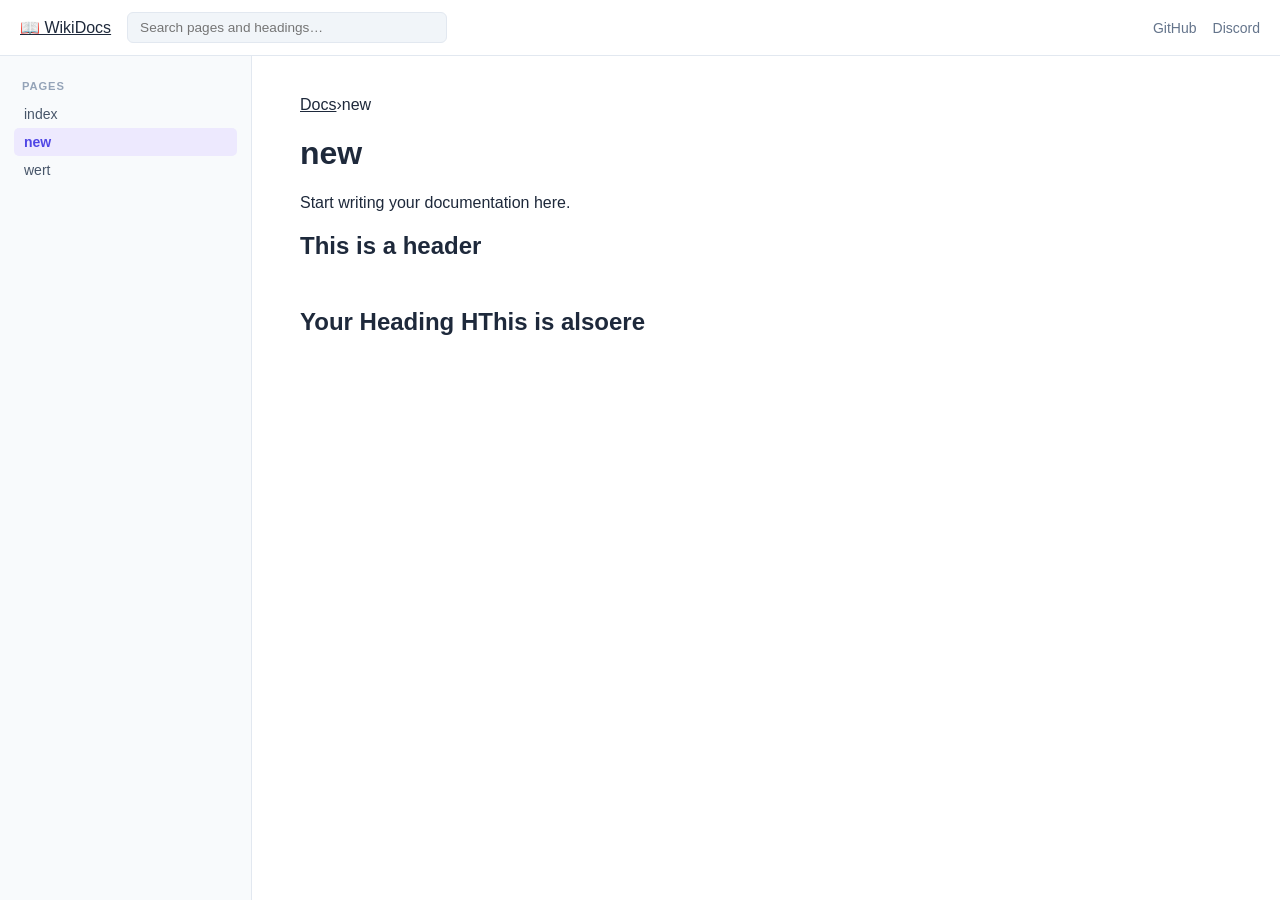
<file: new.html>
<!DOCTYPE html>
<html lang="en">
<head>
  <meta charset="UTF-8">
  <meta name="viewport" content="width=device-width, initial-scale=1">
  <title>new</title>
  <link rel="stylesheet" href="style.css">
</head>
<body>
<div class="wk-root"><header class="wk-header"><div class="wk-header-left"><a href="index.html" id="i9j8rg">📖 WikiDocs</a></div><div class="wk-header-search"><input type="search" placeholder="Search pages and headings…" class="wk-search"></div><div class="wk-header-right"><a href="#" id="iv1pyh">GitHub</a><a href="#" id="i55k0c">Discord</a></div></header><div class="wk-body"><nav class="wk-sidebar"><div class="wk-nav-group"><div class="wk-nav-label">Pages</div><a href="index.html" class="wk-nav-link">index</a><a href="#" class="wk-nav-link wk-nav-active">new</a><a href="wert.html" class="wk-nav-link">wert</a></div></nav><main class="wk-main"><div id="idqm06"><a href="index.html" id="i3omoi">Docs</a><span>›</span><span>new</span></div><h1 id="irfyum">new</h1><p id="ie7egi">Start writing your documentation here.</p><h2 id="iqfbvi">This is a header<br><br></h2><h2 id="ixfvr1">Your Heading HThis is alsoere</h2></main></div></div>
</body>
</html>
</file>
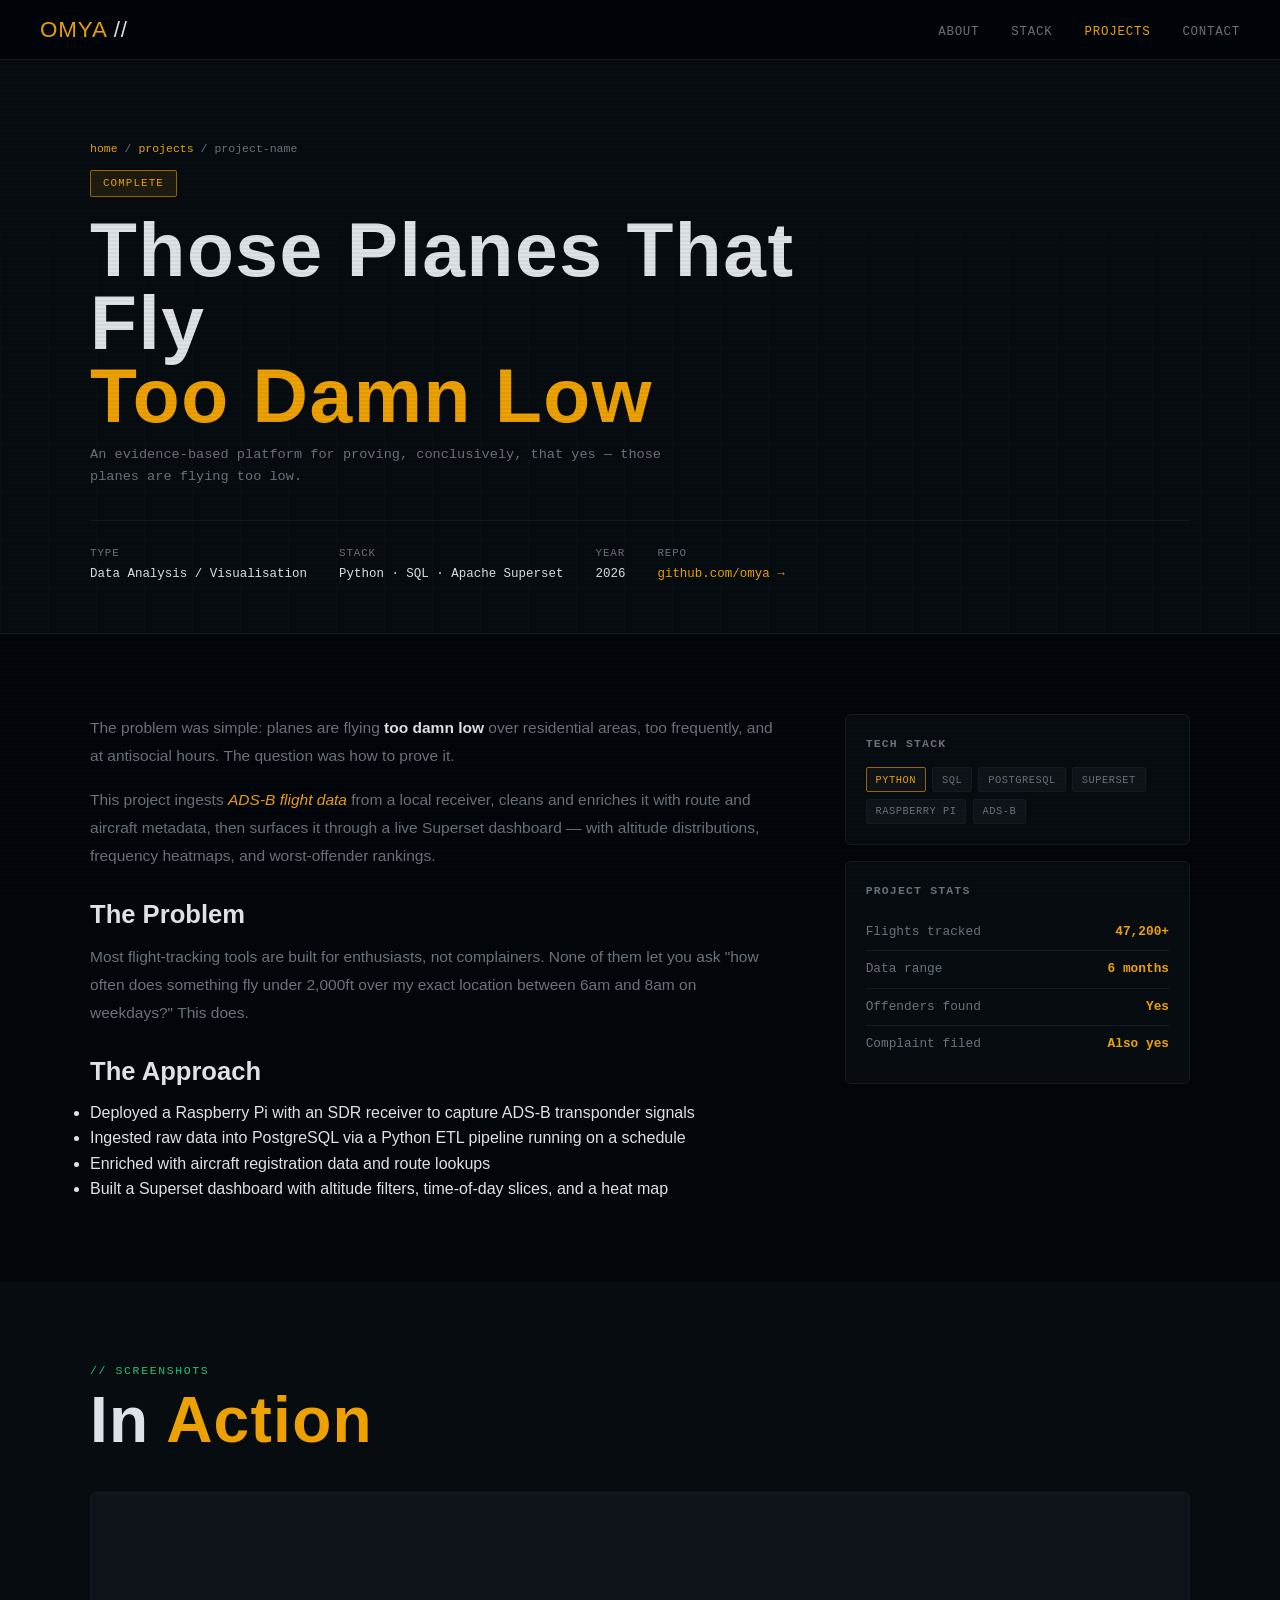
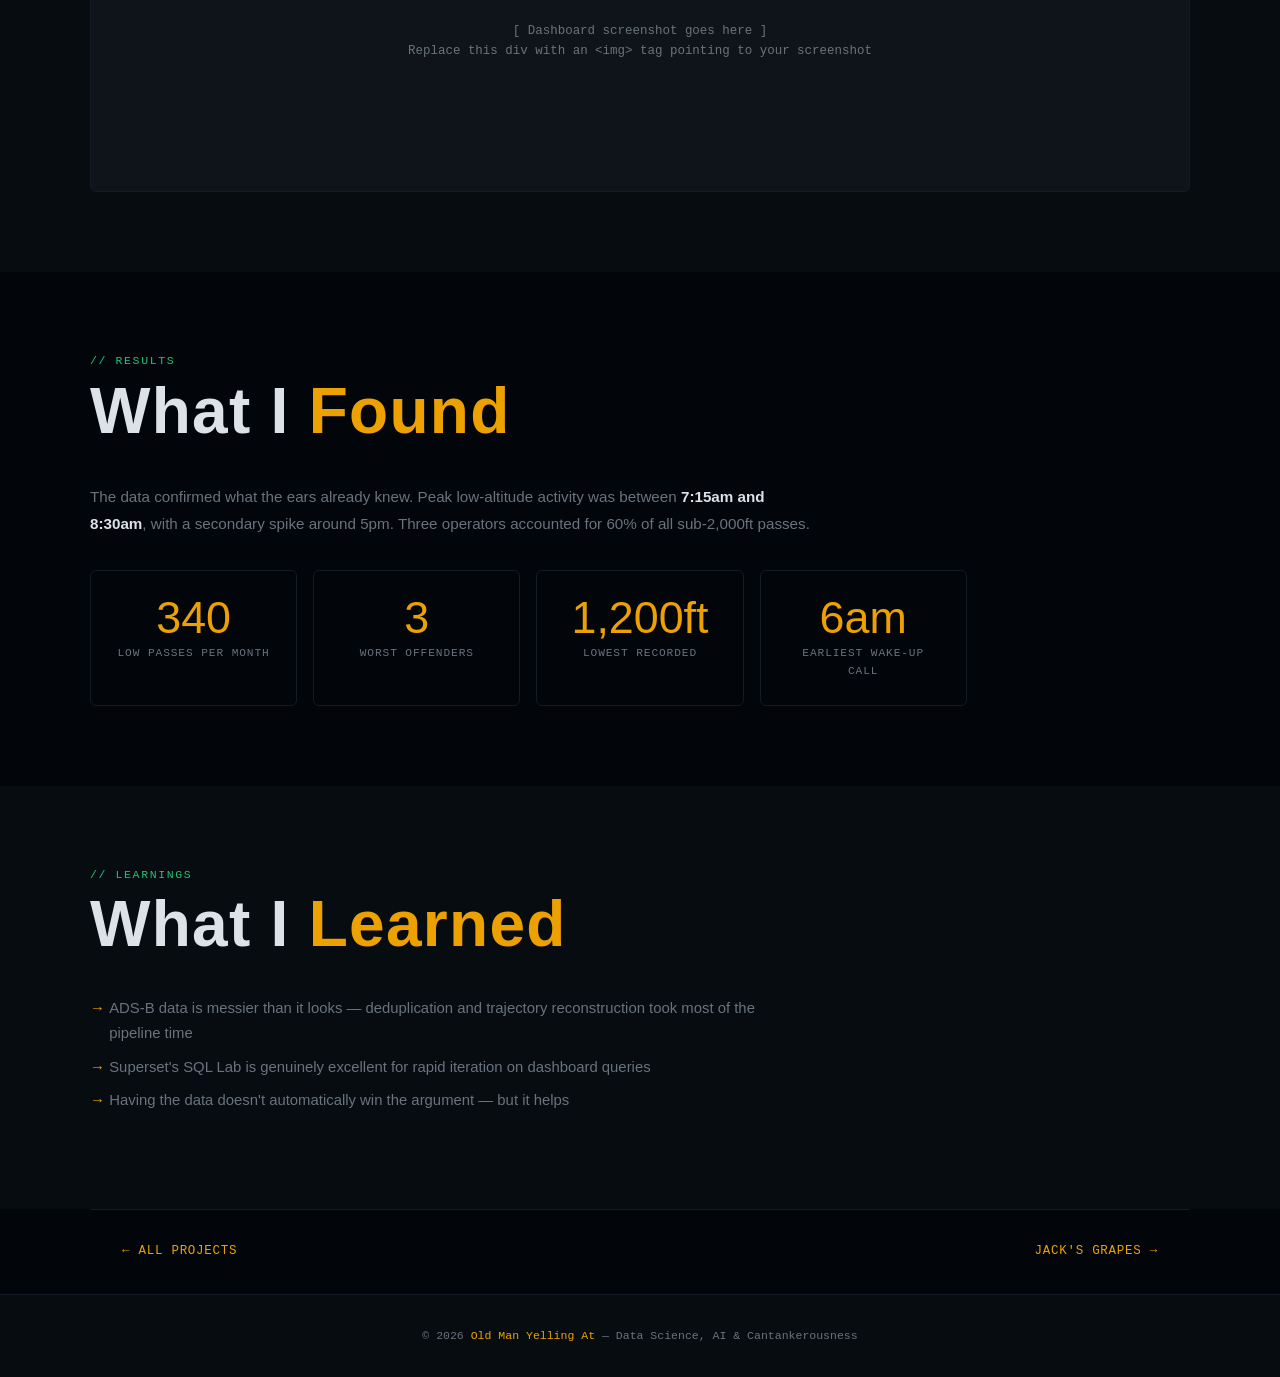
<file: planes-copy.html>
<!DOCTYPE html>
<html lang="en">
<head>
  <meta charset="UTF-8">
  <meta name="viewport" content="width=device-width, initial-scale=1">
  <title>planes-copy</title>
  <meta charset="UTF-8">
<meta name="viewport" content="width=device-width, initial-scale=1.0">
  <link rel="stylesheet" href="styles/site.css">
  <link rel="stylesheet" href="styles/planes-copy.css">
</head>
<body>
<nav><a href="index.html" class="nav-logo">OMYA<span> //</span></a><ul class="nav-links"><li><a href="about.html">about</a></li><li><a href="Tech Stack.html">stack</a></li><li><a href="index.html#projects" class="active">projects</a></li><li><a href="index.html#contact">contact</a></li></ul></nav><div class="page-wrap"><!-- ═══════════════════════════════════════════════
       PAGE HEADER — [REPLACE everything below]
  ═══════════════════════════════════════════════ --><div class="page-header"><div class="page-header-bg"></div><div class="page-header-inner"><div class="breadcrumb"><a href="index.html">home</a> / <a href="index.html#projects">projects</a> / project-name</div><!-- [REPLACE] status: use class "status-active", "status-complete", or "status-wip" --><div class="project-status-badge status-complete">Complete</div><!-- [REPLACE] project title --><h1>Those Planes That Fly<br><span class="accent">Too Damn Low</span></h1><!-- [REPLACE] one-line summary --><div class="page-header-sub">An evidence-based platform for proving, conclusively, that yes — those planes are flying too low.</div><div class="header-meta"><!-- [REPLACE] each meta item as needed; add or remove rows freely --><div class="meta-item"><span class="meta-label">Type</span><span class="meta-val">Data Analysis / Visualisation</span></div><div class="meta-item"><span class="meta-label">Stack</span><span class="meta-val">Python · SQL · Apache Superset</span></div><div class="meta-item"><span class="meta-label">Year</span><span class="meta-val">2026</span></div><div class="meta-item"><span class="meta-label">Repo</span><span class="meta-val"><a href="#">github.com/omya →</a></span></div></div></div></div><!-- ═══════════════════════ END PAGE HEADER ═══ --><!-- ═══════════════════════════════════════════════
       OVERVIEW
  ═══════════════════════════════════════════════ --><section class="section"><div class="section-inner"><div class="overview-grid"><div class="overview-body fade-up"><p><!-- [REPLACE] intro paragraph -->
            The problem was simple: planes are flying <strong>too damn low</strong> over residential areas, too frequently, and at antisocial hours. The question was how to prove it.
          </p><p><!-- [REPLACE] detail paragraph -->
            This project ingests <span class="accent">ADS-B flight data</span> from a local receiver, cleans and enriches it with route and aircraft metadata, then surfaces it through a live Superset dashboard — with altitude distributions, frequency heatmaps, and worst-offender rankings.
          </p><h3>The Problem</h3><p><!-- [REPLACE] problem statement -->
            Most flight-tracking tools are built for enthusiasts, not complainers. None of them let you ask "how often does something fly under 2,000ft over my exact location between 6am and 8am on weekdays?" This does.
          </p><h3>The Approach</h3><!-- [REPLACE] approach bullets --><ul><li>Deployed a Raspberry Pi with an SDR receiver to capture ADS-B transponder signals</li><li>Ingested raw data into PostgreSQL via a Python ETL pipeline running on a schedule</li><li>Enriched with aircraft registration data and route lookups</li><li>Built a Superset dashboard with altitude filters, time-of-day slices, and a heat map</li></ul></div><div class="sidebar"><!-- [REPLACE] tags --><div class="sidebar-card"><h4>Tech Stack</h4><div class="sidebar-tags"><span class="tag gold">Python</span><span class="tag">SQL</span><span class="tag">PostgreSQL</span><span class="tag">Superset</span><span class="tag">Raspberry Pi</span><span class="tag">ADS-B</span></div></div><!-- [REPLACE] stats --><div class="sidebar-card"><h4>Project Stats</h4><div class="sidebar-stat"><span class="sidebar-stat-key">Flights tracked</span><span class="sidebar-stat-val">47,200+</span></div><div class="sidebar-stat"><span class="sidebar-stat-key">Data range</span><span class="sidebar-stat-val">6 months</span></div><div class="sidebar-stat"><span class="sidebar-stat-key">Offenders found</span><span class="sidebar-stat-val">Yes</span></div><div class="sidebar-stat"><span class="sidebar-stat-key">Complaint filed</span><span class="sidebar-stat-val">Also yes</span></div></div></div></div></div></section><!-- ═══════════════════════════════════════════════
       IMAGE / SCREENSHOT AREA — [REPLACE or remove]
  ═══════════════════════════════════════════════ --><section class="section content-section"><div class="section-inner"><div class="section-label">screenshots</div><h2 class="section-title">In <span class="accent">Action</span></h2><!-- [REPLACE] swap the placeholder for a real <img> when you have screenshots --><div class="img-placeholder fade-up">
        [ Dashboard screenshot goes here ]<br>
        Replace this div with an &lt;img&gt; tag pointing to your screenshot
      </div></div></section><!-- ═══════════════════════════════════════════════
       RESULTS — [REPLACE or remove]
  ═══════════════════════════════════════════════ --><section class="section"><div class="section-inner"><div class="section-label">results</div><h2 class="section-title">What I <span class="accent">Found</span></h2><div class="content-body fade-up"><!-- [REPLACE] outcomes paragraph --><p>The data confirmed what the ears already knew. Peak low-altitude activity was between <strong>7:15am and 8:30am</strong>, with a secondary spike around 5pm. Three operators accounted for 60% of all sub-2,000ft passes.</p></div><!-- [REPLACE] result numbers --><div class="results-grid fade-up"><div class="result-card"><div class="result-val">340</div><div class="result-label">Low passes per month</div></div><div class="result-card"><div class="result-val">3</div><div class="result-label">Worst offenders</div></div><div class="result-card"><div class="result-val">1,200<span id="i48ag6m-2-2">ft</span></div><div class="result-label">Lowest recorded</div></div><div class="result-card"><div class="result-val">6am</div><div class="result-label">Earliest wake-up call</div></div></div></div></section><!-- ═══════════════════════════════════════════════
       LEARNINGS — [REPLACE or remove]
  ═══════════════════════════════════════════════ --><section class="section content-section"><div class="section-inner"><div class="section-label">learnings</div><h2 class="section-title">What I <span class="accent">Learned</span></h2><div class="content-body fade-up"><!-- [REPLACE] learnings --><ul><li>ADS-B data is messier than it looks — deduplication and trajectory reconstruction took most of the pipeline time</li><li>Superset's SQL Lab is genuinely excellent for rapid iteration on dashboard queries</li><li>Having the data doesn't automatically win the argument — but it helps</li></ul></div></div></section><!-- Project navigation --><div class="project-nav"><!-- [REPLACE] previous/next project links --><a href="index.html#projects" class="project-nav-prev">All Projects</a><a href="#" class="project-nav-next">Jack's Grapes</a></div></div><footer><p>© 2026 <span>Old Man Yelling At</span> — Data Science, AI &amp; Cantankerousness</p></footer>

<script src="scripts/planes-copy.js"></script>
</body>
</html>
</file>
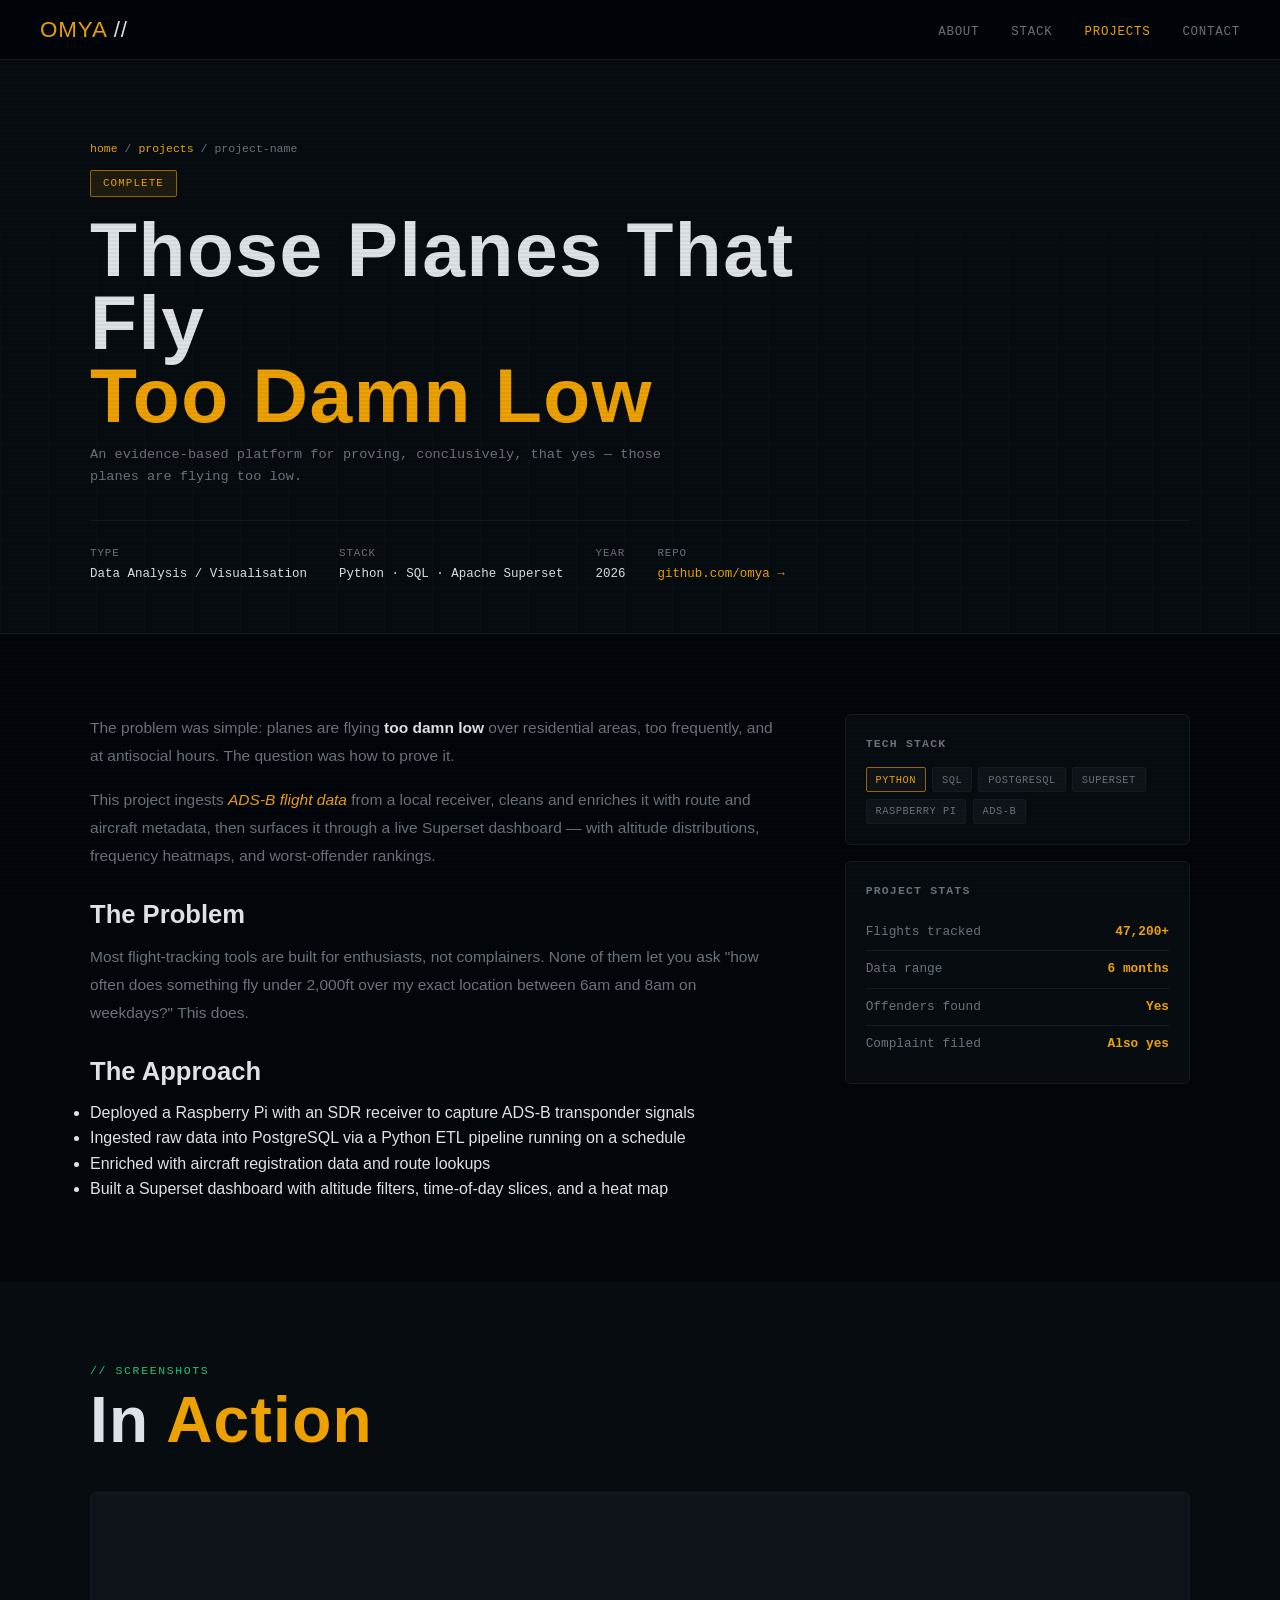
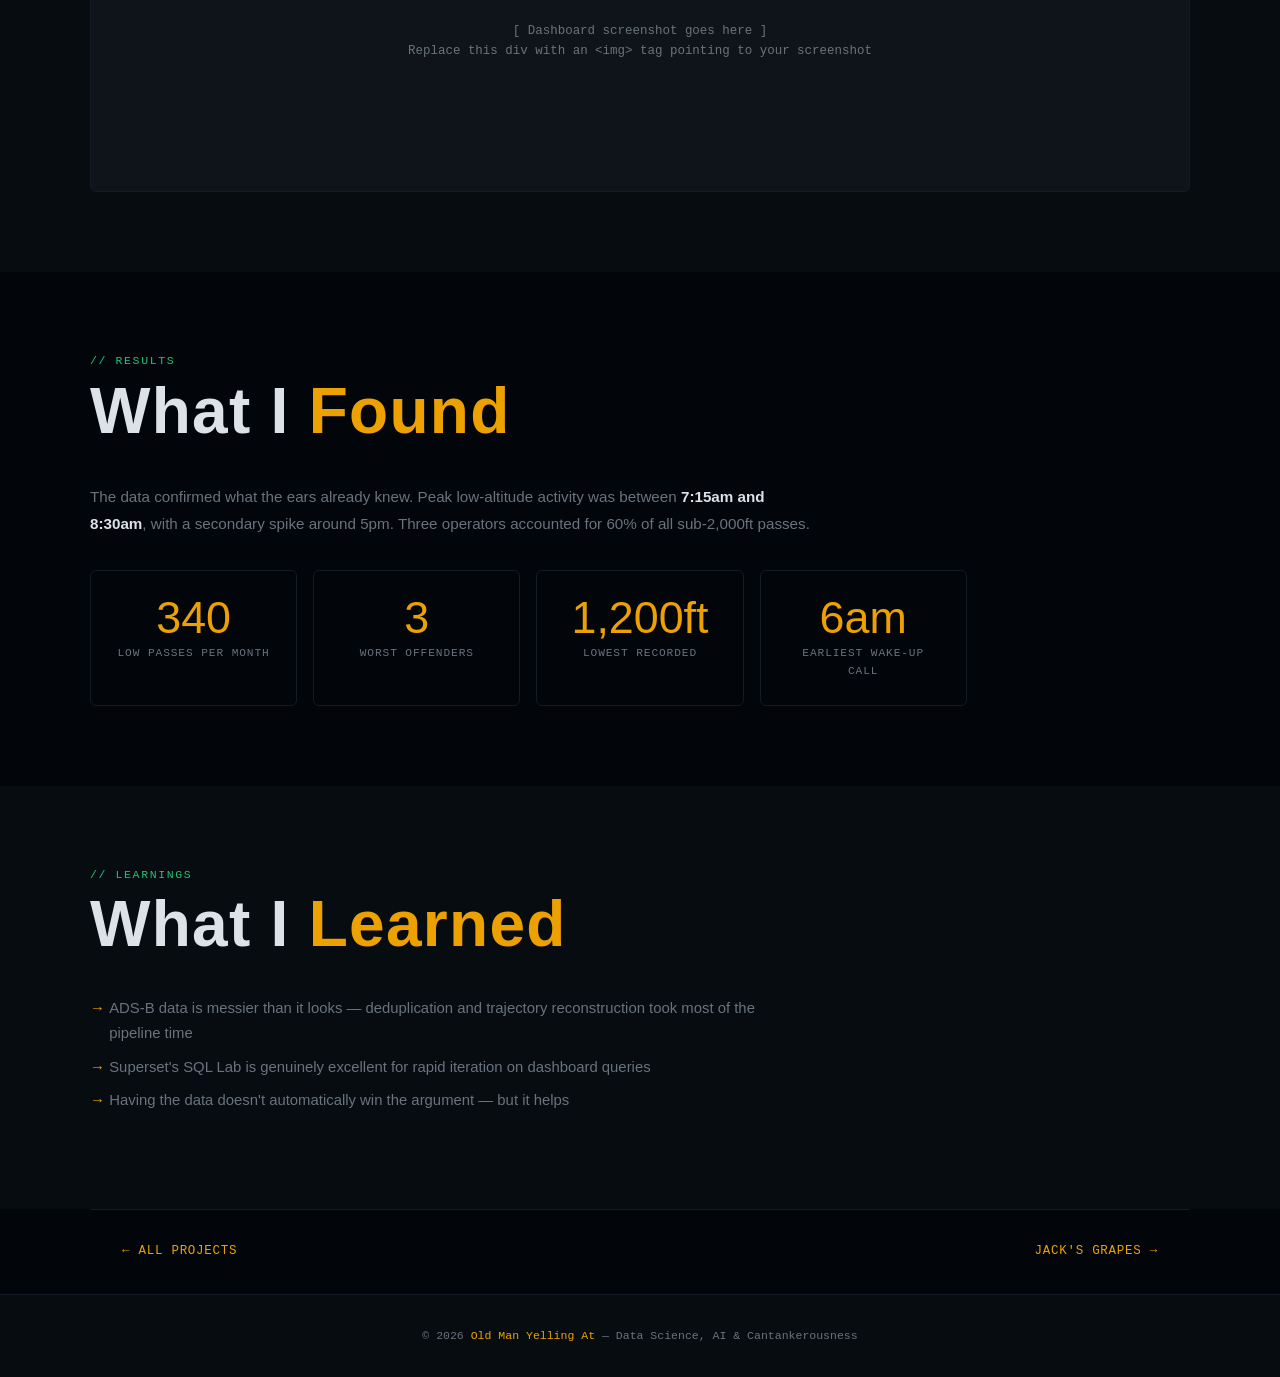
<file: planes.html>
<!DOCTYPE html>
<html lang="en">
<head>
  <meta charset="UTF-8">
  <meta name="viewport" content="width=device-width, initial-scale=1">
  <title>planes</title>
  <meta charset="UTF-8">
<meta name="viewport" content="width=device-width, initial-scale=1.0">
  <link rel="stylesheet" href="styles/site.css">
  <link rel="stylesheet" href="styles/planes.css">
</head>
<body>
<nav><a href="index.html" class="nav-logo">OMYA<span> //</span></a><ul class="nav-links"><li><a href="about.html">about</a></li><li><a href="Tech Stack.html">stack</a></li><li><a href="index.html#projects" class="active">projects</a></li><li><a href="index.html#contact">contact</a></li></ul></nav><div class="page-wrap"><!-- ═══════════════════════════════════════════════
       PAGE HEADER — [REPLACE everything below]
  ═══════════════════════════════════════════════ --><div class="page-header"><div class="page-header-bg"></div><div class="page-header-inner"><div class="breadcrumb"><a href="index.html">home</a> / <a href="index.html#projects">projects</a> / project-name</div><!-- [REPLACE] status: use class "status-active", "status-complete", or "status-wip" --><div class="project-status-badge status-complete">Complete</div><!-- [REPLACE] project title --><h1>Those Planes That Fly<br><span class="accent">Too Damn Low</span></h1><!-- [REPLACE] one-line summary --><div class="page-header-sub">An evidence-based platform for proving, conclusively, that yes — those planes are flying too low.</div><div class="header-meta"><!-- [REPLACE] each meta item as needed; add or remove rows freely --><div class="meta-item"><span class="meta-label">Type</span><span class="meta-val">Data Analysis / Visualisation</span></div><div class="meta-item"><span class="meta-label">Stack</span><span class="meta-val">Python · SQL · Apache Superset</span></div><div class="meta-item"><span class="meta-label">Year</span><span class="meta-val">2026</span></div><div class="meta-item"><span class="meta-label">Repo</span><span class="meta-val"><a href="#">github.com/omya →</a></span></div></div></div></div><!-- ═══════════════════════ END PAGE HEADER ═══ --><!-- ═══════════════════════════════════════════════
       OVERVIEW
  ═══════════════════════════════════════════════ --><section class="section"><div class="section-inner"><div class="overview-grid"><div class="overview-body fade-up"><p><!-- [REPLACE] intro paragraph -->
            The problem was simple: planes are flying <strong>too damn low</strong> over residential areas, too frequently, and at antisocial hours. The question was how to prove it.
          </p><p><!-- [REPLACE] detail paragraph -->
            This project ingests <span class="accent">ADS-B flight data</span> from a local receiver, cleans and enriches it with route and aircraft metadata, then surfaces it through a live Superset dashboard — with altitude distributions, frequency heatmaps, and worst-offender rankings.
          </p><h3>The Problem</h3><p><!-- [REPLACE] problem statement -->
            Most flight-tracking tools are built for enthusiasts, not complainers. None of them let you ask "how often does something fly under 2,000ft over my exact location between 6am and 8am on weekdays?" This does.
          </p><h3>The Approach</h3><!-- [REPLACE] approach bullets --><ul><li>Deployed a Raspberry Pi with an SDR receiver to capture ADS-B transponder signals</li><li>Ingested raw data into PostgreSQL via a Python ETL pipeline running on a schedule</li><li>Enriched with aircraft registration data and route lookups</li><li>Built a Superset dashboard with altitude filters, time-of-day slices, and a heat map</li></ul></div><div class="sidebar"><!-- [REPLACE] tags --><div class="sidebar-card"><h4>Tech Stack</h4><div class="sidebar-tags"><span class="tag gold">Python</span><span class="tag">SQL</span><span class="tag">PostgreSQL</span><span class="tag">Superset</span><span class="tag">Raspberry Pi</span><span class="tag">ADS-B</span></div></div><!-- [REPLACE] stats --><div class="sidebar-card"><h4>Project Stats</h4><div class="sidebar-stat"><span class="sidebar-stat-key">Flights tracked</span><span class="sidebar-stat-val">47,200+</span></div><div class="sidebar-stat"><span class="sidebar-stat-key">Data range</span><span class="sidebar-stat-val">6 months</span></div><div class="sidebar-stat"><span class="sidebar-stat-key">Offenders found</span><span class="sidebar-stat-val">Yes</span></div><div class="sidebar-stat"><span class="sidebar-stat-key">Complaint filed</span><span class="sidebar-stat-val">Also yes</span></div></div></div></div></div></section><!-- ═══════════════════════════════════════════════
       IMAGE / SCREENSHOT AREA — [REPLACE or remove]
  ═══════════════════════════════════════════════ --><section class="section content-section"><div class="section-inner"><div class="section-label">screenshots</div><h2 class="section-title">In <span class="accent">Action</span></h2><!-- [REPLACE] swap the placeholder for a real <img> when you have screenshots --><div class="img-placeholder fade-up">
        [ Dashboard screenshot goes here ]<br>
        Replace this div with an &lt;img&gt; tag pointing to your screenshot
      </div></div></section><!-- ═══════════════════════════════════════════════
       RESULTS — [REPLACE or remove]
  ═══════════════════════════════════════════════ --><section class="section"><div class="section-inner"><div class="section-label">results</div><h2 class="section-title">What I <span class="accent">Found</span></h2><div class="content-body fade-up"><!-- [REPLACE] outcomes paragraph --><p>The data confirmed what the ears already knew. Peak low-altitude activity was between <strong>7:15am and 8:30am</strong>, with a secondary spike around 5pm. Three operators accounted for 60% of all sub-2,000ft passes.</p></div><!-- [REPLACE] result numbers --><div class="results-grid fade-up"><div class="result-card"><div class="result-val">340</div><div class="result-label">Low passes per month</div></div><div class="result-card"><div class="result-val">3</div><div class="result-label">Worst offenders</div></div><div class="result-card"><div class="result-val">1,200<span id="i48ag6m-2-2">ft</span></div><div class="result-label">Lowest recorded</div></div><div class="result-card"><div class="result-val">6am</div><div class="result-label">Earliest wake-up call</div></div></div></div></section><!-- ═══════════════════════════════════════════════
       LEARNINGS — [REPLACE or remove]
  ═══════════════════════════════════════════════ --><section class="section content-section"><div class="section-inner"><div class="section-label">learnings</div><h2 class="section-title">What I <span class="accent">Learned</span></h2><div class="content-body fade-up"><!-- [REPLACE] learnings --><ul><li>ADS-B data is messier than it looks — deduplication and trajectory reconstruction took most of the pipeline time</li><li>Superset's SQL Lab is genuinely excellent for rapid iteration on dashboard queries</li><li>Having the data doesn't automatically win the argument — but it helps</li></ul></div></div></section><!-- Project navigation --><div class="project-nav"><!-- [REPLACE] previous/next project links --><a href="index.html#projects" class="project-nav-prev">All Projects</a><a href="#" class="project-nav-next">Jack's Grapes</a></div></div><footer><p>© 2026 <span>Old Man Yelling At</span> — Data Science, AI &amp; Cantankerousness</p></footer>

<script src="scripts/planes.js"></script>
</body>
</html>
</file>
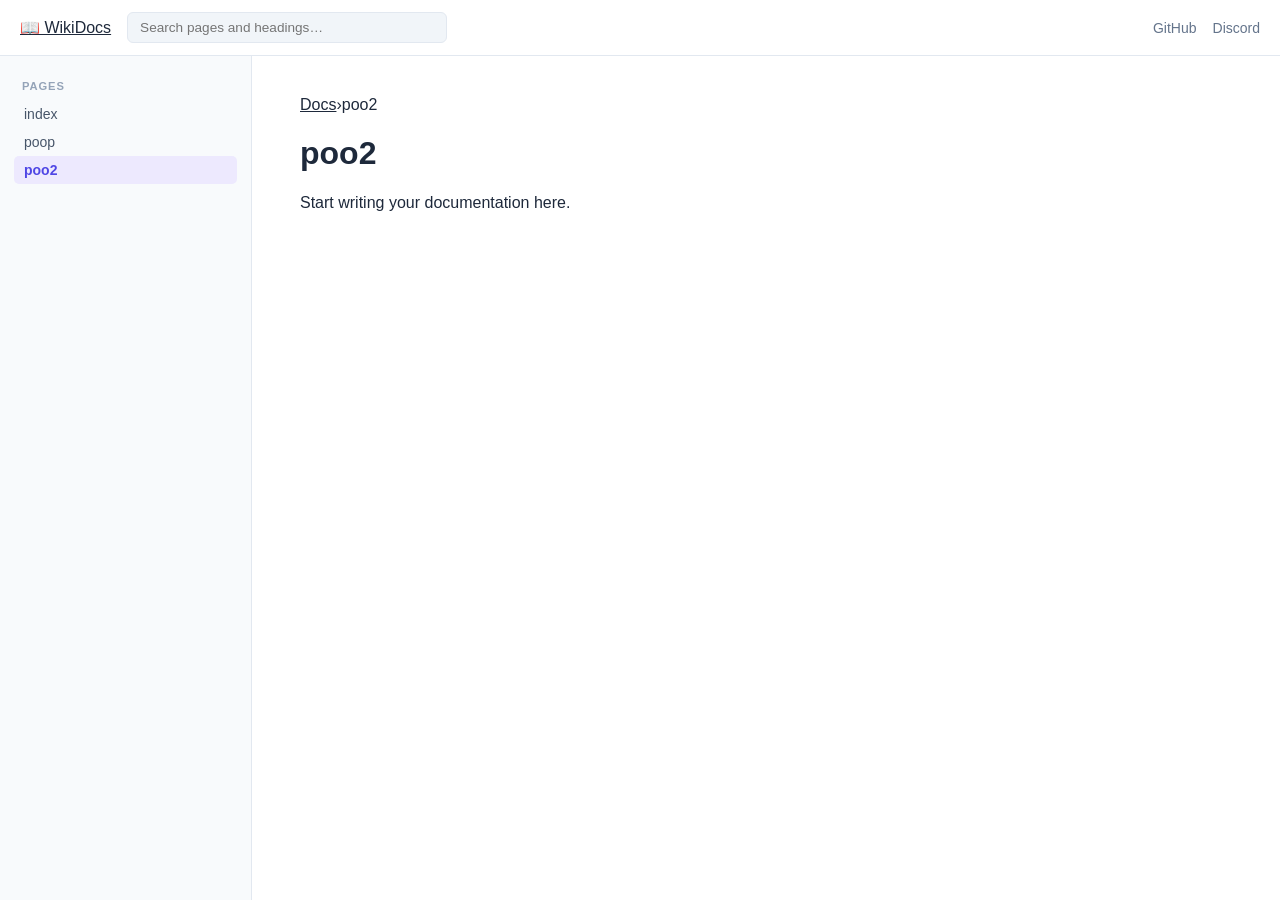
<file: poo2.html>
<!DOCTYPE html>
<html lang="en">
<head>
  <meta charset="UTF-8">
  <meta name="viewport" content="width=device-width, initial-scale=1">
  <title>poo2</title>
  <link rel="stylesheet" href="style.css">
</head>
<body>
<body><div class="wk-root"><header class="wk-header"><div class="wk-header-left"><a href="index.html" id="ivfubh">📖 WikiDocs</a></div><div class="wk-header-search"><input type="search" placeholder="Search pages and headings…" class="wk-search"/></div><div class="wk-header-right"><a href="#" id="it8nje">GitHub</a><a href="#" id="ixb9fm">Discord</a></div></header><div class="wk-body"><nav class="wk-sidebar"><div class="wk-nav-group"><div class="wk-nav-label">Pages</div><a href="index.html" class="wk-nav-link">index</a><a href="poop.html" class="wk-nav-link">poop</a><a href="#" class="wk-nav-link wk-nav-active">poo2</a></div></nav><main class="wk-main"><div id="i3ebj1"><a href="index.html" id="if7nv4">Docs</a><span>›</span><span>poo2</span></div><h1 id="iro1ng">poo2</h1><p id="i9t2aq">Start writing your documentation here.</p></main></div></div></body>
</body>
</html>
</file>
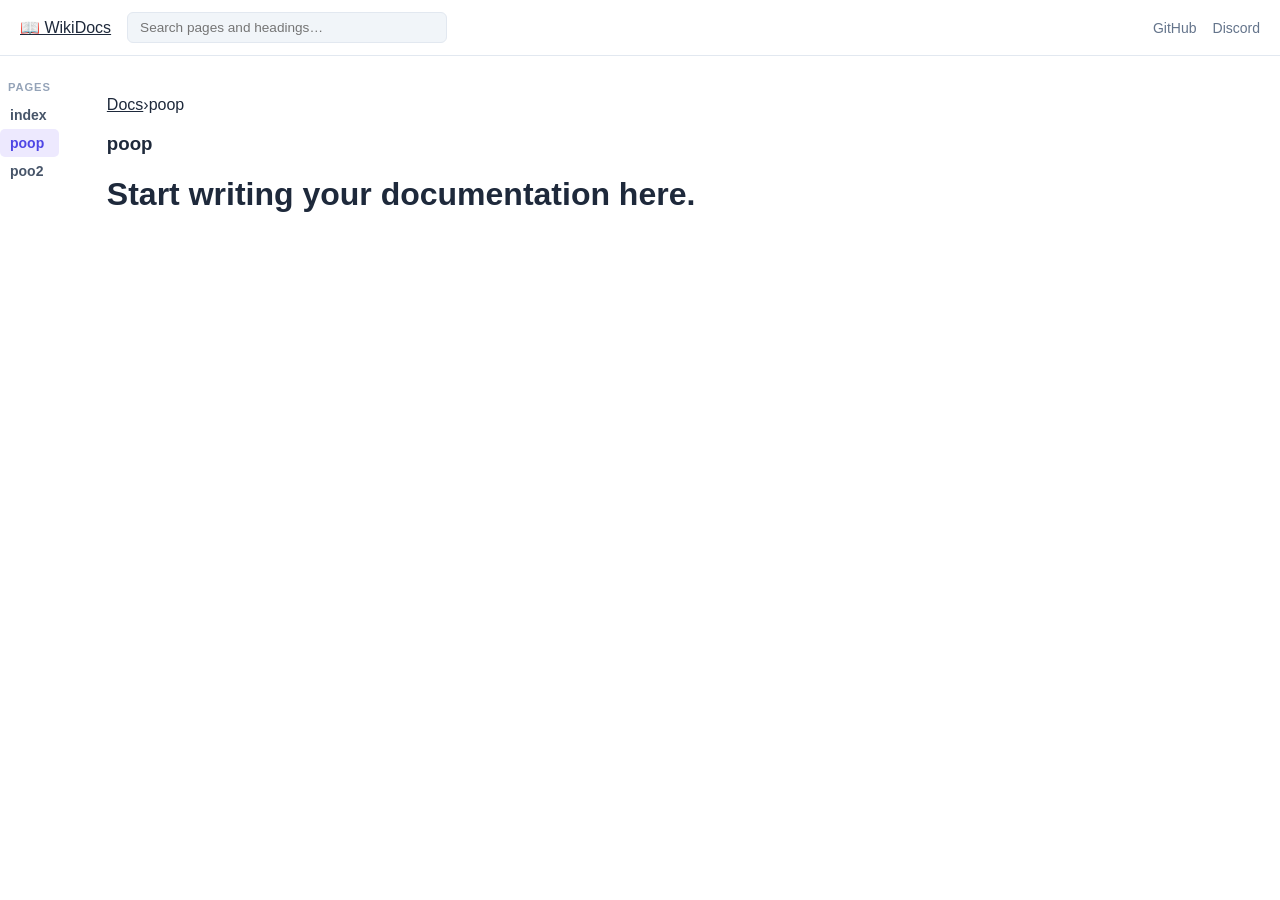
<file: poop.html>
<!DOCTYPE html>
<html lang="en">
<head>
  <meta charset="UTF-8">
  <meta name="viewport" content="width=device-width, initial-scale=1">
  <title>poop</title>
  <link rel="stylesheet" href="style.css">
</head>
<body>
<body><div class="wk-root"><header class="wk-header"><div class="wk-header-left"><a href="index.html" id="ixiwt">📖 WikiDocs</a></div><div class="wk-header-search"><input type="search" placeholder="Search pages and headings…" class="wk-search"/></div><div class="wk-header-right"><a href="#" id="ioznu">GitHub</a><a href="poo2.html" id="iw3oe">Discord</a></div></header><div class="wk-body"><h1><div class="wk-nav-group"><div class="wk-nav-label">Pages</div><a href="index.html" class="wk-nav-link">index</a><a href="#" class="wk-nav-link wk-nav-active">poop</a><a href="poo2.html" class="wk-nav-link">poo2</a></div></h1><main class="wk-main"><div id="ia9sk"><a href="index.html" id="iv1bm">Docs</a><span>›</span><span>poop</span></div><h3 id="il7wi">poop</h3><h1 id="imfoq">Start writing your documentation here.</h1><div class="jg-sheet"><div class="jg-sheet-scroll"></div></div><div class="jg-codeblock" id="i5mhr6"></div></main></div></div></body>
</body>
</html>
</file>
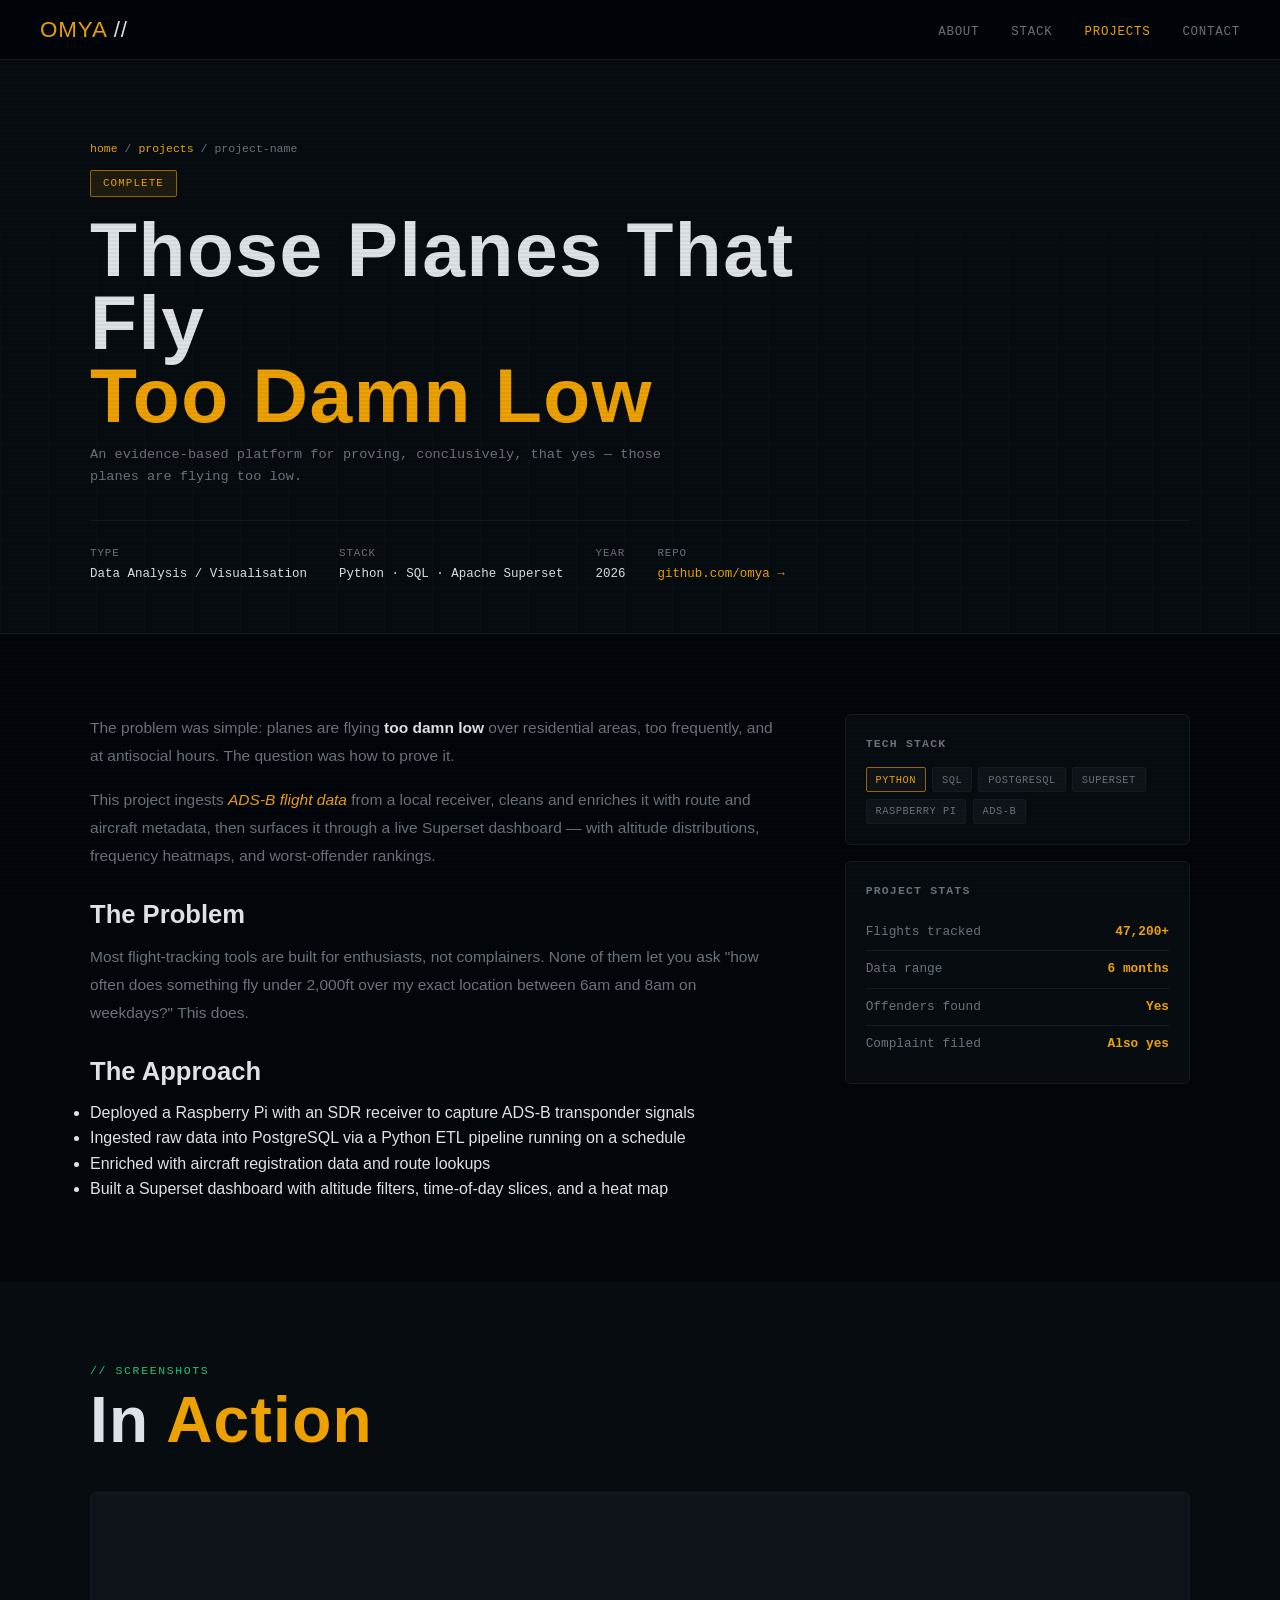
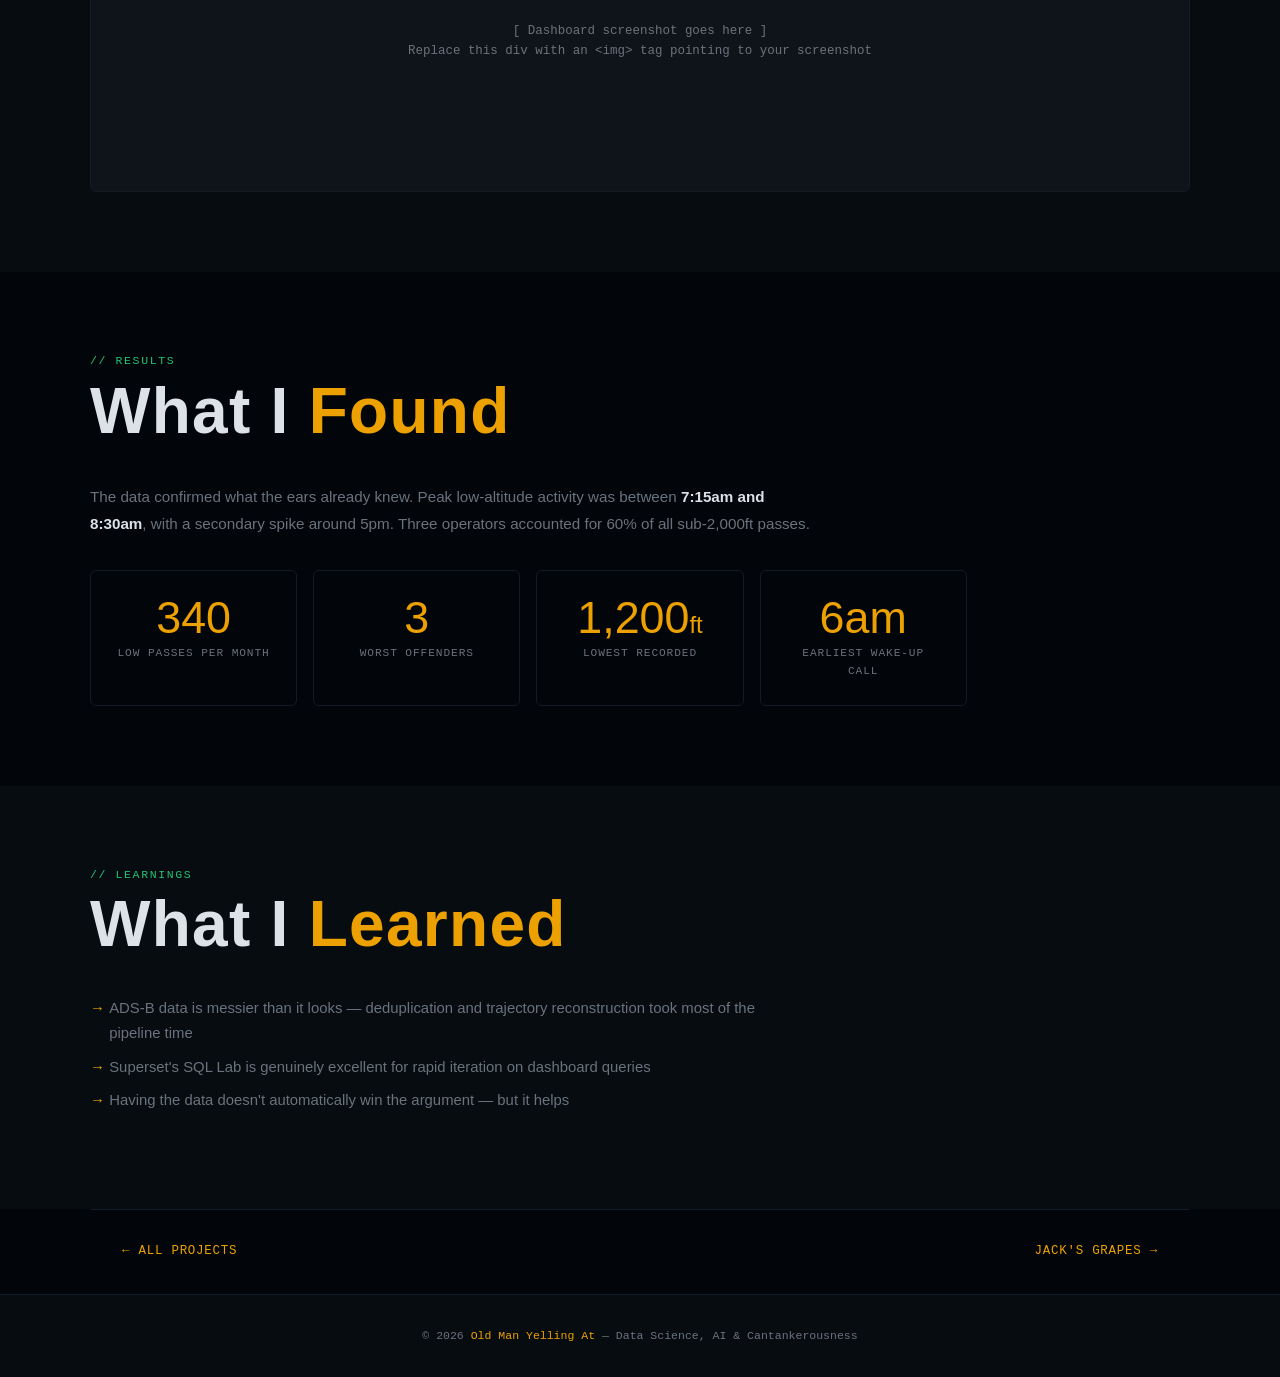
<file: project-template.html>
<!DOCTYPE html>
<html lang="en">
<head>
  <meta charset="UTF-8">
  <meta name="viewport" content="width=device-width, initial-scale=1">
  <title>[REPLACE: Project Name] — Old Man Yelling At</title>
  <meta charset="UTF-8">
<meta name="viewport" content="width=device-width, initial-scale=1.0">
  <link rel="stylesheet" href="styles/site.css">
  <link rel="stylesheet" href="styles/project-template.css">
</head>
<body>
<nav>
  <a href="index.html" class="nav-logo">OMYA<span> //</span></a>
  <ul class="nav-links">
    <li><a href="about.html">about</a></li>
    <li><a href="Tech Stack.html">stack</a></li>
    <li><a href="index.html#projects" class="active">projects</a></li>
    <li><a href="index.html#contact">contact</a></li>
  </ul>
</nav>

<div class="page-wrap">

  <!-- ═══════════════════════════════════════════════
       PAGE HEADER — [REPLACE everything below]
  ═══════════════════════════════════════════════ -->
  <div class="page-header">
    <div class="page-header-bg"></div>
    <div class="page-header-inner">
      <div class="breadcrumb"><a href="index.html">home</a> / <a href="index.html#projects">projects</a> / project-name</div>

      <!-- [REPLACE] status: use class "status-active", "status-complete", or "status-wip" -->
      <div class="project-status-badge status-complete">Complete</div>

      <!-- [REPLACE] project title -->
      <h1>Those Planes That Fly<br><span class="accent">Too Damn Low</span></h1>

      <!-- [REPLACE] one-line summary -->
      <div class="page-header-sub">An evidence-based platform for proving, conclusively, that yes — those planes are flying too low.</div>

      <div class="header-meta">
        <!-- [REPLACE] each meta item as needed; add or remove rows freely -->
        <div class="meta-item">
          <span class="meta-label">Type</span>
          <span class="meta-val">Data Analysis / Visualisation</span>
        </div>
        <div class="meta-item">
          <span class="meta-label">Stack</span>
          <span class="meta-val">Python · SQL · Apache Superset</span>
        </div>
        <div class="meta-item">
          <span class="meta-label">Year</span>
          <span class="meta-val">2026</span>
        </div>
        <div class="meta-item">
          <span class="meta-label">Repo</span>
          <span class="meta-val"><a href="#">github.com/omya →</a></span>
        </div>
      </div>
    </div>
  </div>
  <!-- ═══════════════════════ END PAGE HEADER ═══ -->

  <!-- ═══════════════════════════════════════════════
       OVERVIEW
  ═══════════════════════════════════════════════ -->
  <section class="section">
    <div class="section-inner">
      <div class="overview-grid">
        <div class="overview-body fade-up">
          <p>
            <!-- [REPLACE] intro paragraph -->
            The problem was simple: planes are flying <strong>too damn low</strong> over residential areas, too frequently, and at antisocial hours. The question was how to prove it.
          </p>
          <p>
            <!-- [REPLACE] detail paragraph -->
            This project ingests <span class="accent">ADS-B flight data</span> from a local receiver, cleans and enriches it with route and aircraft metadata, then surfaces it through a live Superset dashboard — with altitude distributions, frequency heatmaps, and worst-offender rankings.
          </p>

          <h3>The Problem</h3>
          <p>
            <!-- [REPLACE] problem statement -->
            Most flight-tracking tools are built for enthusiasts, not complainers. None of them let you ask "how often does something fly under 2,000ft over my exact location between 6am and 8am on weekdays?" This does.
          </p>

          <h3>The Approach</h3>
          <!-- [REPLACE] approach bullets -->
          <ul>
            <li>Deployed a Raspberry Pi with an SDR receiver to capture ADS-B transponder signals</li>
            <li>Ingested raw data into PostgreSQL via a Python ETL pipeline running on a schedule</li>
            <li>Enriched with aircraft registration data and route lookups</li>
            <li>Built a Superset dashboard with altitude filters, time-of-day slices, and a heat map</li>
          </ul>
        </div>

        <div class="sidebar">
          <!-- [REPLACE] tags -->
          <div class="sidebar-card">
            <h4>Tech Stack</h4>
            <div class="sidebar-tags">
              <span class="tag gold">Python</span>
              <span class="tag">SQL</span>
              <span class="tag">PostgreSQL</span>
              <span class="tag">Superset</span>
              <span class="tag">Raspberry Pi</span>
              <span class="tag">ADS-B</span>
            </div>
          </div>
          <!-- [REPLACE] stats -->
          <div class="sidebar-card">
            <h4>Project Stats</h4>
            <div class="sidebar-stat"><span class="sidebar-stat-key">Flights tracked</span><span class="sidebar-stat-val">47,200+</span></div>
            <div class="sidebar-stat"><span class="sidebar-stat-key">Data range</span><span class="sidebar-stat-val">6 months</span></div>
            <div class="sidebar-stat"><span class="sidebar-stat-key">Offenders found</span><span class="sidebar-stat-val">Yes</span></div>
            <div class="sidebar-stat"><span class="sidebar-stat-key">Complaint filed</span><span class="sidebar-stat-val">Also yes</span></div>
          </div>
        </div>
      </div>
    </div>
  </section>

  <!-- ═══════════════════════════════════════════════
       IMAGE / SCREENSHOT AREA — [REPLACE or remove]
  ═══════════════════════════════════════════════ -->
  <section class="section content-section">
    <div class="section-inner">
      <div class="section-label">screenshots</div>
      <h2 class="section-title">In <span class="accent">Action</span></h2>
      <!-- [REPLACE] swap the placeholder for a real <img> when you have screenshots -->
      <div class="img-placeholder fade-up">
        [ Dashboard screenshot goes here ]<br>
        Replace this div with an &lt;img&gt; tag pointing to your screenshot
      </div>
    </div>
  </section>

  <!-- ═══════════════════════════════════════════════
       RESULTS — [REPLACE or remove]
  ═══════════════════════════════════════════════ -->
  <section class="section">
    <div class="section-inner">
      <div class="section-label">results</div>
      <h2 class="section-title">What I <span class="accent">Found</span></h2>
      <div class="content-body fade-up">
        <!-- [REPLACE] outcomes paragraph -->
        <p>The data confirmed what the ears already knew. Peak low-altitude activity was between <strong>7:15am and 8:30am</strong>, with a secondary spike around 5pm. Three operators accounted for 60% of all sub-2,000ft passes.</p>
      </div>
      <!-- [REPLACE] result numbers -->
      <div class="results-grid fade-up">
        <div class="result-card">
          <div class="result-val">340</div>
          <div class="result-label">Low passes per month</div>
        </div>
        <div class="result-card">
          <div class="result-val">3</div>
          <div class="result-label">Worst offenders</div>
        </div>
        <div class="result-card">
          <div class="result-val">1,200<span style="font-size:1.5rem">ft</span></div>
          <div class="result-label">Lowest recorded</div>
        </div>
        <div class="result-card">
          <div class="result-val">6am</div>
          <div class="result-label">Earliest wake-up call</div>
        </div>
      </div>
    </div>
  </section>

  <!-- ═══════════════════════════════════════════════
       LEARNINGS — [REPLACE or remove]
  ═══════════════════════════════════════════════ -->
  <section class="section content-section">
    <div class="section-inner">
      <div class="section-label">learnings</div>
      <h2 class="section-title">What I <span class="accent">Learned</span></h2>
      <div class="content-body fade-up">
        <!-- [REPLACE] learnings -->
        <ul>
          <li>ADS-B data is messier than it looks — deduplication and trajectory reconstruction took most of the pipeline time</li>
          <li>Superset's SQL Lab is genuinely excellent for rapid iteration on dashboard queries</li>
          <li>Having the data doesn't automatically win the argument — but it helps</li>
        </ul>
      </div>
    </div>
  </section>

  <!-- Project navigation -->
  <div class="project-nav">
    <!-- [REPLACE] previous/next project links -->
    <a href="index.html#projects" class="project-nav-prev">All Projects</a>
    <a href="#" class="project-nav-next">Jack's Grapes</a>
  </div>

</div>

<footer>
  <p>© 2026 <span>Old Man Yelling At</span> — Data Science, AI &amp; Cantankerousness</p>
</footer>
<script>
(function(){
  function activate(root){
    var doc = root || document;
    doc.querySelectorAll('.fade-up,.reveal-on-scroll,[data-animate-on-scroll]').forEach(function(el){
      el.classList.add('visible','is-visible','in-view');
      el.querySelectorAll('.skill-bar-fill[data-pct]').forEach(function(bar){
        bar.style.width = (bar.getAttribute('data-pct') || '0') + '%';
      });
    });
  }
  if (document.readyState === 'loading') document.addEventListener('DOMContentLoaded', function(){ activate(document); });
  else activate(document);
  window.addEventListener('load', function(){ activate(document); });
})();
</script>

<script src="scripts/project-template.js"></script>
</body>
</html>
</file>
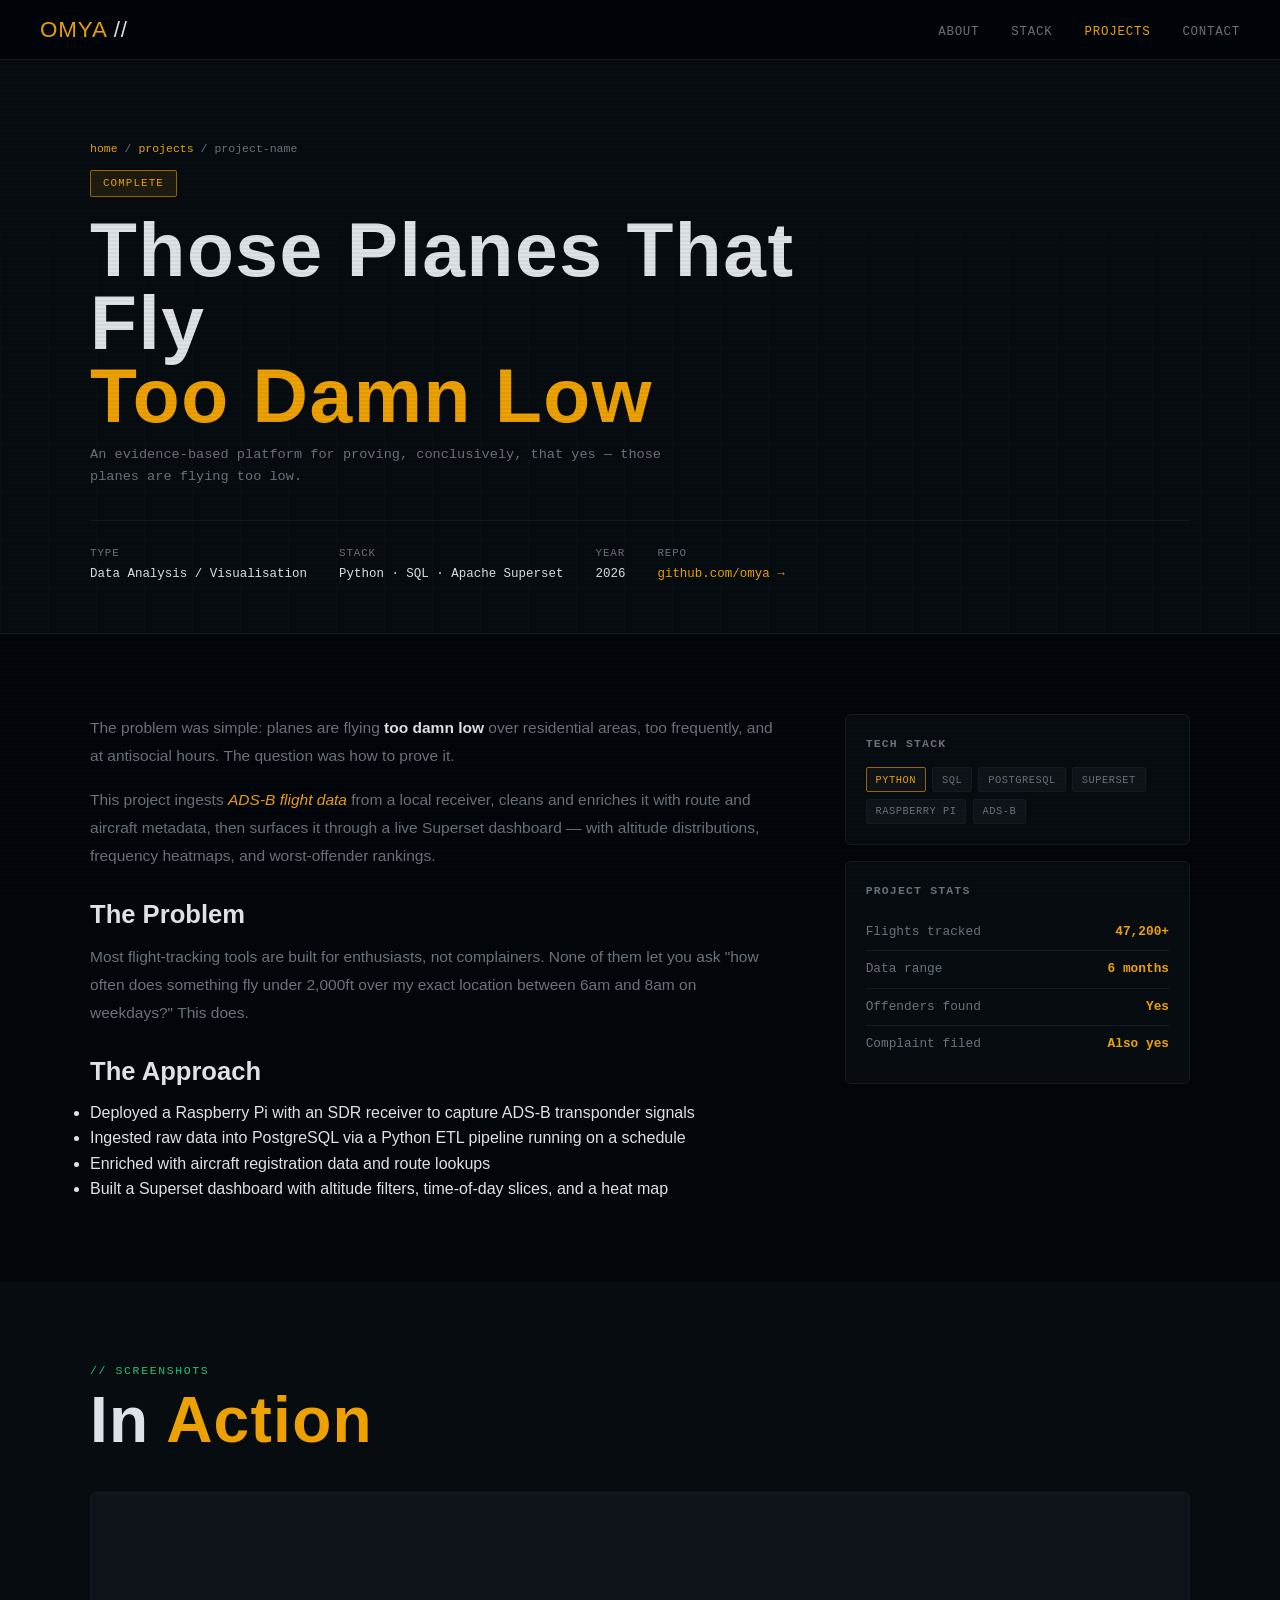
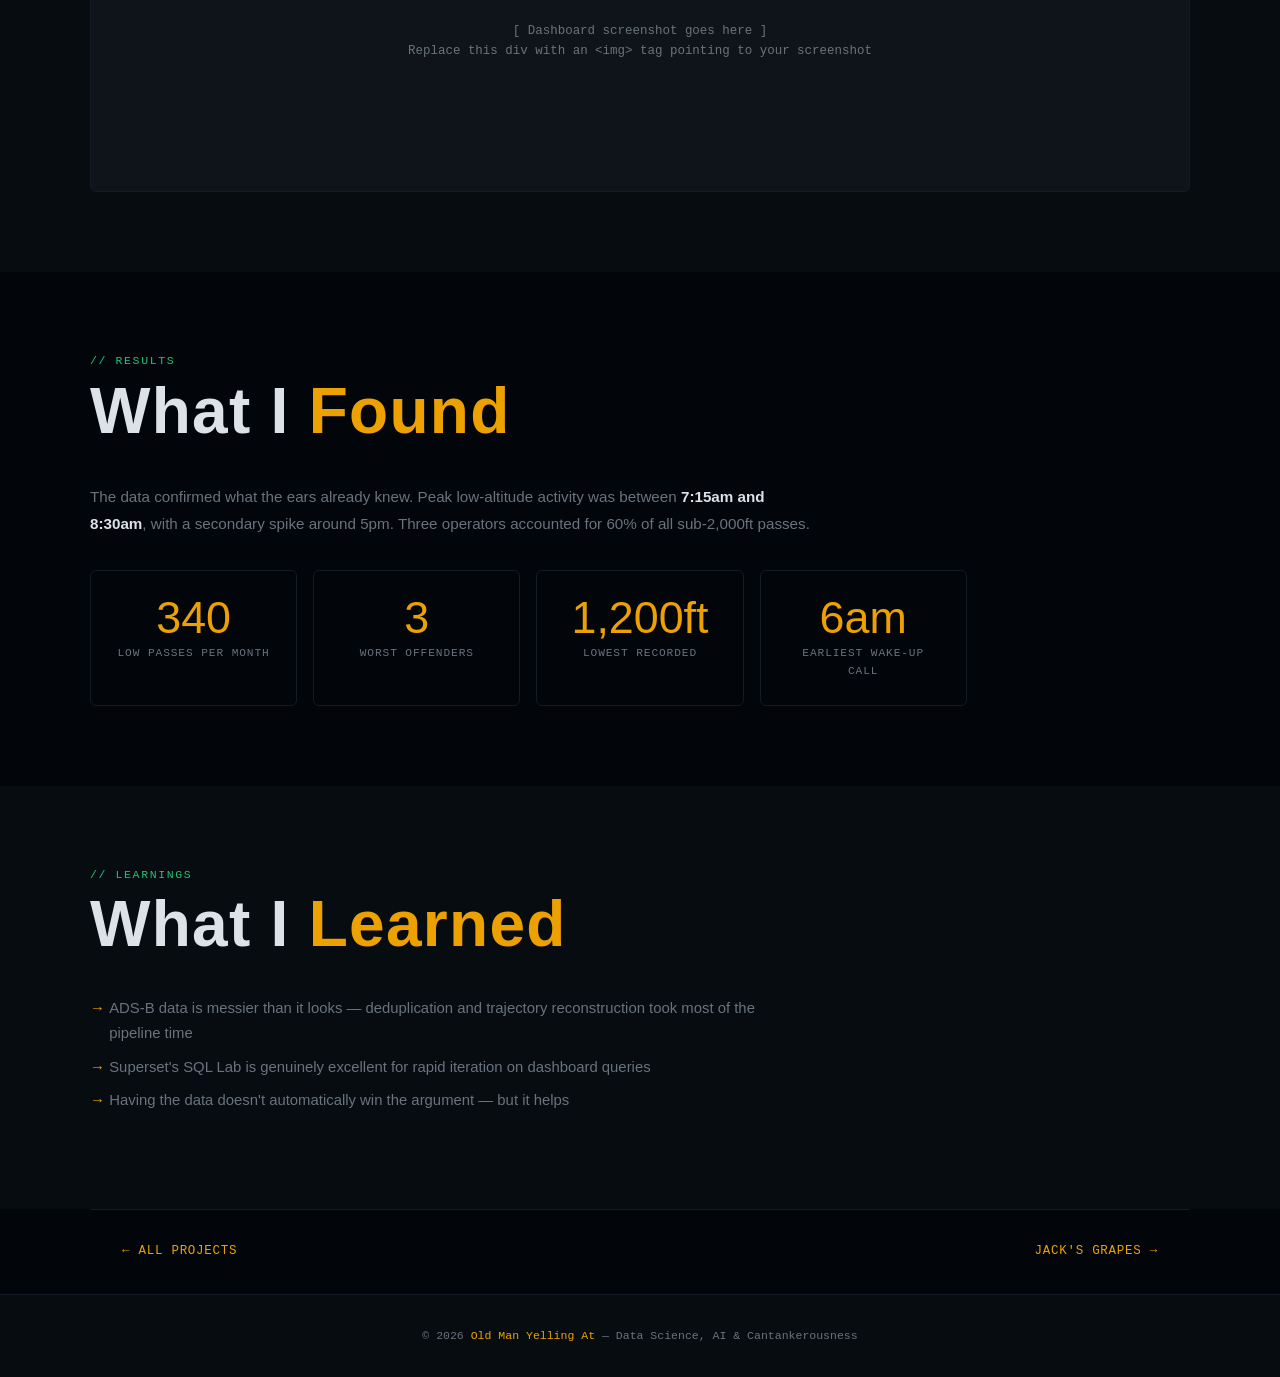
<file: saas - website builders.html>
<!DOCTYPE html>
<html lang="en">
<head>
  <meta charset="UTF-8">
  <meta name="viewport" content="width=device-width, initial-scale=1">
  <title>SAAS - Website builders</title>
  <meta charset="UTF-8">
<meta name="viewport" content="width=device-width, initial-scale=1.0">
  <link rel="stylesheet" href="styles/site.css">
  <link rel="stylesheet" href="styles/saas - website builders.css">
</head>
<body>
<nav><a href="index.html" class="nav-logo">OMYA<span> //</span></a><ul class="nav-links"><li><a href="about.html">about</a></li><li><a href="Tech Stack.html">stack</a></li><li><a href="index.html#projects" class="active">projects</a></li><li><a href="index.html#contact">contact</a></li></ul></nav><div class="page-wrap"><!-- ═══════════════════════════════════════════════
       PAGE HEADER — [REPLACE everything below]
  ═══════════════════════════════════════════════ --><div class="page-header"><div class="page-header-bg"></div><div class="page-header-inner"><div class="breadcrumb"><a href="index.html">home</a> / <a href="index.html#projects">projects</a> / project-name</div><!-- [REPLACE] status: use class "status-active", "status-complete", or "status-wip" --><div class="project-status-badge status-complete">Complete</div><!-- [REPLACE] project title --><h1>Those Planes That Fly<br><span class="accent">Too Damn Low</span></h1><!-- [REPLACE] one-line summary --><div class="page-header-sub">An evidence-based platform for proving, conclusively, that yes — those planes are flying too low.</div><div class="header-meta"><!-- [REPLACE] each meta item as needed; add or remove rows freely --><div class="meta-item"><span class="meta-label">Type</span><span class="meta-val">Data Analysis / Visualisation</span></div><div class="meta-item"><span class="meta-label">Stack</span><span class="meta-val">Python · SQL · Apache Superset</span></div><div class="meta-item"><span class="meta-label">Year</span><span class="meta-val">2026</span></div><div class="meta-item"><span class="meta-label">Repo</span><span class="meta-val"><a href="#">github.com/omya →</a></span></div></div></div></div><!-- ═══════════════════════ END PAGE HEADER ═══ --><!-- ═══════════════════════════════════════════════
       OVERVIEW
  ═══════════════════════════════════════════════ --><section class="section"><div class="section-inner"><div class="overview-grid"><div class="overview-body fade-up"><p><!-- [REPLACE] intro paragraph -->
            The problem was simple: planes are flying <strong>too damn low</strong> over residential areas, too frequently, and at antisocial hours. The question was how to prove it.
          </p><p><!-- [REPLACE] detail paragraph -->
            This project ingests <span class="accent">ADS-B flight data</span> from a local receiver, cleans and enriches it with route and aircraft metadata, then surfaces it through a live Superset dashboard — with altitude distributions, frequency heatmaps, and worst-offender rankings.
          </p><h3>The Problem</h3><p><!-- [REPLACE] problem statement -->
            Most flight-tracking tools are built for enthusiasts, not complainers. None of them let you ask "how often does something fly under 2,000ft over my exact location between 6am and 8am on weekdays?" This does.
          </p><h3>The Approach</h3><!-- [REPLACE] approach bullets --><ul><li>Deployed a Raspberry Pi with an SDR receiver to capture ADS-B transponder signals</li><li>Ingested raw data into PostgreSQL via a Python ETL pipeline running on a schedule</li><li>Enriched with aircraft registration data and route lookups</li><li>Built a Superset dashboard with altitude filters, time-of-day slices, and a heat map</li></ul></div><div class="sidebar"><!-- [REPLACE] tags --><div class="sidebar-card"><h4>Tech Stack</h4><div class="sidebar-tags"><span class="tag gold">Python</span><span class="tag">SQL</span><span class="tag">PostgreSQL</span><span class="tag">Superset</span><span class="tag">Raspberry Pi</span><span class="tag">ADS-B</span></div></div><!-- [REPLACE] stats --><div class="sidebar-card"><h4>Project Stats</h4><div class="sidebar-stat"><span class="sidebar-stat-key">Flights tracked</span><span class="sidebar-stat-val">47,200+</span></div><div class="sidebar-stat"><span class="sidebar-stat-key">Data range</span><span class="sidebar-stat-val">6 months</span></div><div class="sidebar-stat"><span class="sidebar-stat-key">Offenders found</span><span class="sidebar-stat-val">Yes</span></div><div class="sidebar-stat"><span class="sidebar-stat-key">Complaint filed</span><span class="sidebar-stat-val">Also yes</span></div></div></div></div></div></section><!-- ═══════════════════════════════════════════════
       IMAGE / SCREENSHOT AREA — [REPLACE or remove]
  ═══════════════════════════════════════════════ --><section class="section content-section"><div class="section-inner"><div class="section-label">screenshots</div><h2 class="section-title">In <span class="accent">Action</span></h2><!-- [REPLACE] swap the placeholder for a real <img> when you have screenshots --><div class="img-placeholder fade-up">
        [ Dashboard screenshot goes here ]<br>
        Replace this div with an &lt;img&gt; tag pointing to your screenshot
      </div></div></section><!-- ═══════════════════════════════════════════════
       RESULTS — [REPLACE or remove]
  ═══════════════════════════════════════════════ --><section class="section"><div class="section-inner"><div class="section-label">results</div><h2 class="section-title">What I <span class="accent">Found</span></h2><div class="content-body fade-up"><!-- [REPLACE] outcomes paragraph --><p>The data confirmed what the ears already knew. Peak low-altitude activity was between <strong>7:15am and 8:30am</strong>, with a secondary spike around 5pm. Three operators accounted for 60% of all sub-2,000ft passes.</p></div><!-- [REPLACE] result numbers --><div class="results-grid fade-up"><div class="result-card"><div class="result-val">340</div><div class="result-label">Low passes per month</div></div><div class="result-card"><div class="result-val">3</div><div class="result-label">Worst offenders</div></div><div class="result-card"><div class="result-val">1,200<span id="it98xn6">ft</span></div><div class="result-label">Lowest recorded</div></div><div class="result-card"><div class="result-val">6am</div><div class="result-label">Earliest wake-up call</div></div></div></div></section><!-- ═══════════════════════════════════════════════
       LEARNINGS — [REPLACE or remove]
  ═══════════════════════════════════════════════ --><section class="section content-section"><div class="section-inner"><div class="section-label">learnings</div><h2 class="section-title">What I <span class="accent">Learned</span></h2><div class="content-body fade-up"><!-- [REPLACE] learnings --><ul><li>ADS-B data is messier than it looks — deduplication and trajectory reconstruction took most of the pipeline time</li><li>Superset's SQL Lab is genuinely excellent for rapid iteration on dashboard queries</li><li>Having the data doesn't automatically win the argument — but it helps</li></ul></div></div></section><!-- Project navigation --><div class="project-nav"><!-- [REPLACE] previous/next project links --><a href="index.html#projects" class="project-nav-prev">All Projects</a><a href="#" class="project-nav-next">Jack's Grapes</a></div></div><footer><p>© 2026 <span>Old Man Yelling At</span> — Data Science, AI &amp; Cantankerousness</p></footer>

<script src="scripts/saas - website builders.js"></script>
</body>
</html>
</file>
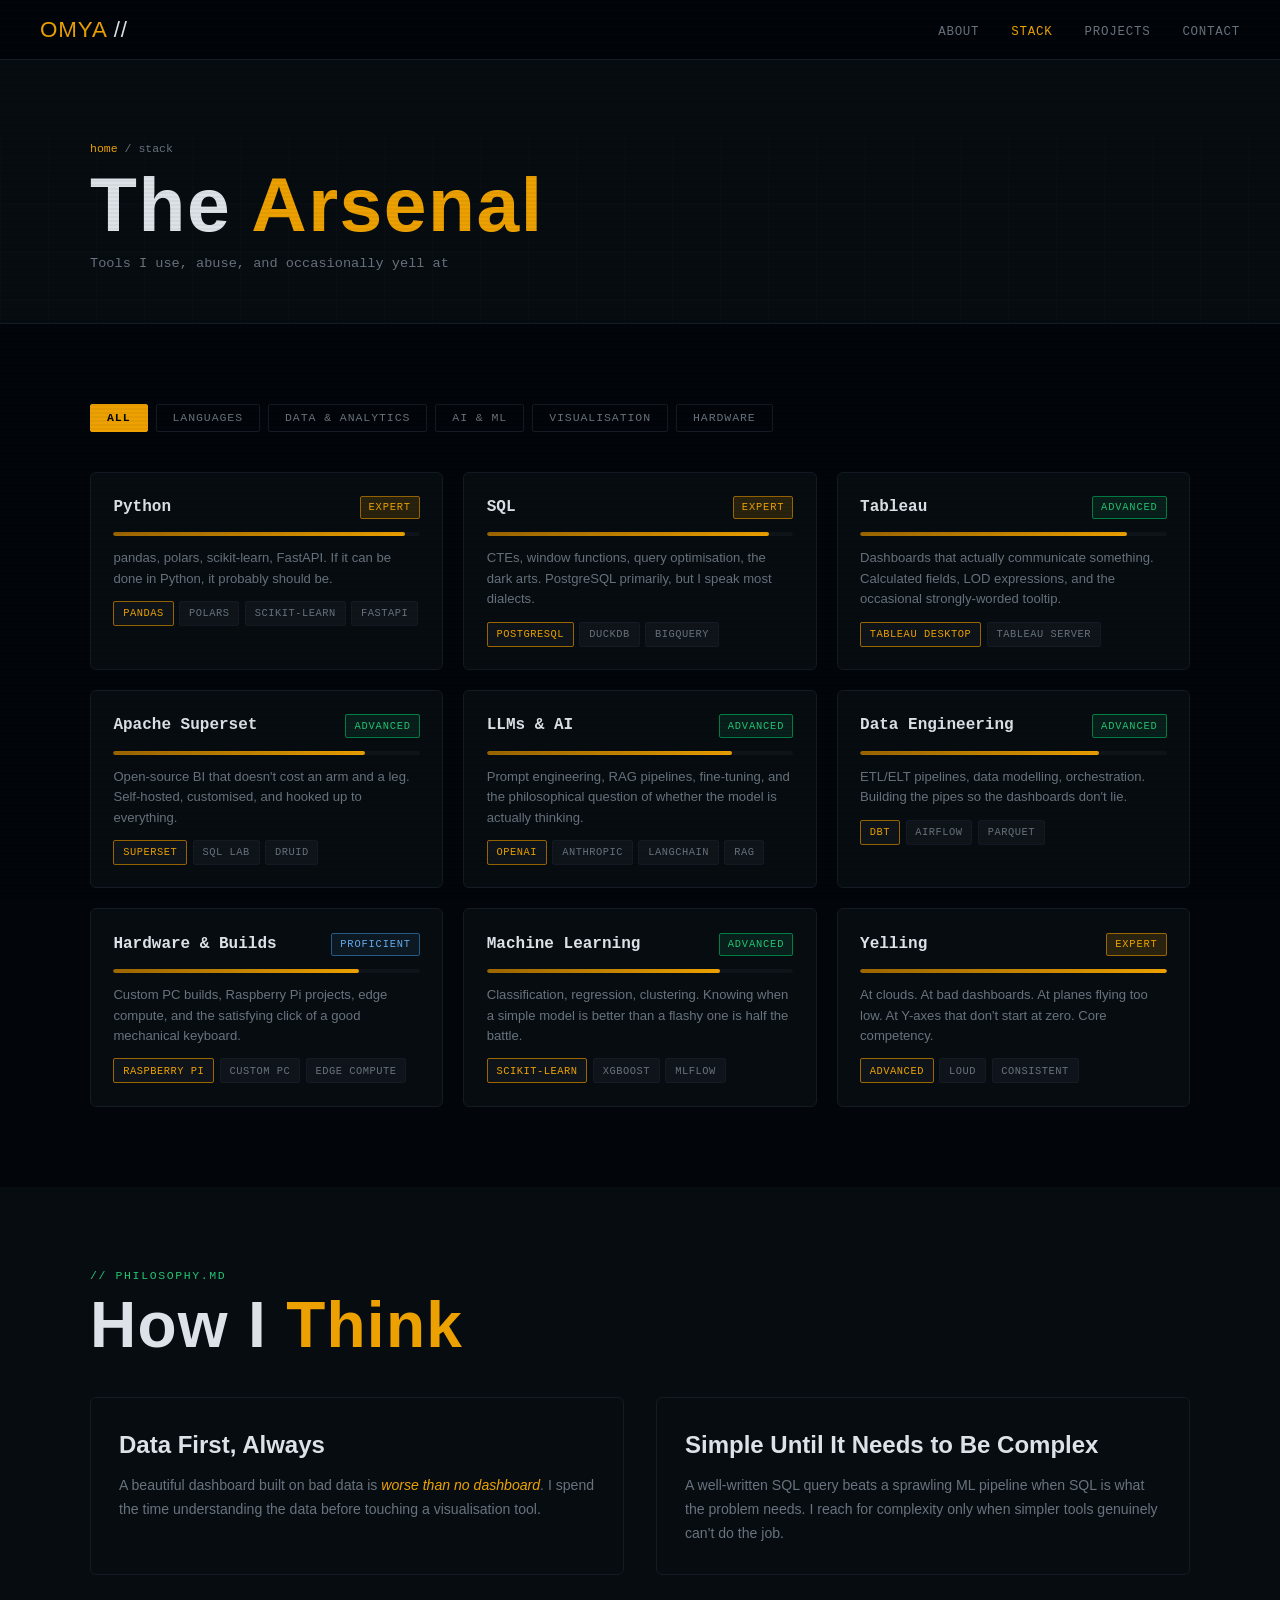
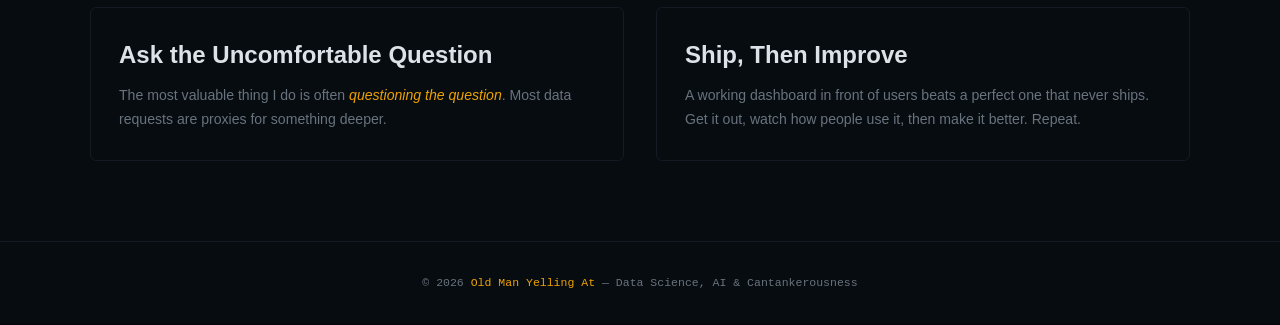
<file: tech-stack.html>
<!DOCTYPE html>
<html lang="en">
<head>
  <meta charset="UTF-8">
  <meta name="viewport" content="width=device-width, initial-scale=1">
  <title>Tech Stack — Old Man Yelling At</title>
  <meta charset="UTF-8">
<meta name="viewport" content="width=device-width, initial-scale=1.0">
  <link rel="stylesheet" href="styles/site.css">
  <link rel="stylesheet" href="styles/tech-stack.css">
</head>
<body>
<nav>
  <a href="index.html" class="nav-logo">OMYA<span> //</span></a>
  <ul class="nav-links">
    <li><a href="about.html">about</a></li>
    <li><a href="Tech Stack.html" class="active">stack</a></li>
    <li><a href="index.html#projects">projects</a></li>
    <li><a href="index.html#contact">contact</a></li>
  </ul>
</nav>

<div class="page-wrap">

  <!-- PAGE HEADER -->
  <div class="page-header">
    <div class="page-header-bg"></div>
    <div class="page-header-inner">
      <div class="breadcrumb"><a href="index.html">home</a> / stack</div>
      <h1>The <span class="accent">Arsenal</span></h1>
      <div class="page-header-sub">Tools I use, abuse, and occasionally yell at</div>
    </div>
  </div>

  <!-- STACK -->
  <section class="section">
    <div class="section-inner">

      <div class="stack-tabs">
        <button class="stack-tab active" data-cat="all">All</button>
        <button class="stack-tab" data-cat="languages">Languages</button>
        <button class="stack-tab" data-cat="data">Data &amp; Analytics</button>
        <button class="stack-tab" data-cat="ai">AI &amp; ML</button>
        <button class="stack-tab" data-cat="viz">Visualisation</button>
        <button class="stack-tab" data-cat="hardware">Hardware</button>
      </div>

      <div class="stack-grid">

        <div class="stack-card fade-up" data-cat="languages">
          <div class="stack-card-head">
            <span class="stack-card-name">Python</span>
            <span class="stack-card-level level-expert">Expert</span>
          </div>
          <div class="stack-bar-bg"><div class="stack-bar-fill" data-pct="95"></div></div>
          <div class="stack-card-desc">pandas, polars, scikit-learn, FastAPI. If it can be done in Python, it probably should be.</div>
          <div class="stack-card-tags">
            <span class="tag gold">pandas</span>
            <span class="tag">polars</span>
            <span class="tag">scikit-learn</span>
            <span class="tag">FastAPI</span>
          </div>
        </div>

        <div class="stack-card fade-up" data-cat="languages">
          <div class="stack-card-head">
            <span class="stack-card-name">SQL</span>
            <span class="stack-card-level level-expert">Expert</span>
          </div>
          <div class="stack-bar-bg"><div class="stack-bar-fill" data-pct="92"></div></div>
          <div class="stack-card-desc">CTEs, window functions, query optimisation, the dark arts. PostgreSQL primarily, but I speak most dialects.</div>
          <div class="stack-card-tags">
            <span class="tag gold">PostgreSQL</span>
            <span class="tag">DuckDB</span>
            <span class="tag">BigQuery</span>
          </div>
        </div>

        <div class="stack-card fade-up" data-cat="viz">
          <div class="stack-card-head">
            <span class="stack-card-name">Tableau</span>
            <span class="stack-card-level level-advanced">Advanced</span>
          </div>
          <div class="stack-bar-bg"><div class="stack-bar-fill" data-pct="87"></div></div>
          <div class="stack-card-desc">Dashboards that actually communicate something. Calculated fields, LOD expressions, and the occasional strongly-worded tooltip.</div>
          <div class="stack-card-tags">
            <span class="tag gold">Tableau Desktop</span>
            <span class="tag">Tableau Server</span>
          </div>
        </div>

        <div class="stack-card fade-up" data-cat="viz">
          <div class="stack-card-head">
            <span class="stack-card-name">Apache Superset</span>
            <span class="stack-card-level level-advanced">Advanced</span>
          </div>
          <div class="stack-bar-bg"><div class="stack-bar-fill" data-pct="82"></div></div>
          <div class="stack-card-desc">Open-source BI that doesn't cost an arm and a leg. Self-hosted, customised, and hooked up to everything.</div>
          <div class="stack-card-tags">
            <span class="tag gold">Superset</span>
            <span class="tag">SQL Lab</span>
            <span class="tag">Druid</span>
          </div>
        </div>

        <div class="stack-card fade-up" data-cat="ai">
          <div class="stack-card-head">
            <span class="stack-card-name">LLMs &amp; AI</span>
            <span class="stack-card-level level-advanced">Advanced</span>
          </div>
          <div class="stack-bar-bg"><div class="stack-bar-fill" data-pct="80"></div></div>
          <div class="stack-card-desc">Prompt engineering, RAG pipelines, fine-tuning, and the philosophical question of whether the model is actually thinking.</div>
          <div class="stack-card-tags">
            <span class="tag gold">OpenAI</span>
            <span class="tag">Anthropic</span>
            <span class="tag">LangChain</span>
            <span class="tag">RAG</span>
          </div>
        </div>

        <div class="stack-card fade-up" data-cat="data">
          <div class="stack-card-head">
            <span class="stack-card-name">Data Engineering</span>
            <span class="stack-card-level level-advanced">Advanced</span>
          </div>
          <div class="stack-bar-bg"><div class="stack-bar-fill" data-pct="78"></div></div>
          <div class="stack-card-desc">ETL/ELT pipelines, data modelling, orchestration. Building the pipes so the dashboards don't lie.</div>
          <div class="stack-card-tags">
            <span class="tag gold">dbt</span>
            <span class="tag">Airflow</span>
            <span class="tag">Parquet</span>
          </div>
        </div>

        <div class="stack-card fade-up" data-cat="hardware">
          <div class="stack-card-head">
            <span class="stack-card-name">Hardware &amp; Builds</span>
            <span class="stack-card-level level-proficient">Proficient</span>
          </div>
          <div class="stack-bar-bg"><div class="stack-bar-fill" data-pct="80"></div></div>
          <div class="stack-card-desc">Custom PC builds, Raspberry Pi projects, edge compute, and the satisfying click of a good mechanical keyboard.</div>
          <div class="stack-card-tags">
            <span class="tag gold">Raspberry Pi</span>
            <span class="tag">Custom PC</span>
            <span class="tag">Edge Compute</span>
          </div>
        </div>

        <div class="stack-card fade-up" data-cat="ai">
          <div class="stack-card-head">
            <span class="stack-card-name">Machine Learning</span>
            <span class="stack-card-level level-advanced">Advanced</span>
          </div>
          <div class="stack-bar-bg"><div class="stack-bar-fill" data-pct="76"></div></div>
          <div class="stack-card-desc">Classification, regression, clustering. Knowing when a simple model is better than a flashy one is half the battle.</div>
          <div class="stack-card-tags">
            <span class="tag gold">scikit-learn</span>
            <span class="tag">XGBoost</span>
            <span class="tag">MLflow</span>
          </div>
        </div>

        <div class="stack-card fade-up" data-cat="languages">
          <div class="stack-card-head">
            <span class="stack-card-name">Yelling</span>
            <span class="stack-card-level level-expert">Expert</span>
          </div>
          <div class="stack-bar-bg"><div class="stack-bar-fill" data-pct="100"></div></div>
          <div class="stack-card-desc">At clouds. At bad dashboards. At planes flying too low. At Y-axes that don't start at zero. Core competency.</div>
          <div class="stack-card-tags">
            <span class="tag gold">Advanced</span>
            <span class="tag">Loud</span>
            <span class="tag">Consistent</span>
          </div>
        </div>

      </div>
    </div>
  </section>

  <!-- PHILOSOPHY -->
  <section class="section" style="background:var(--bg2);">
    <div class="section-inner">
      <div class="section-label">philosophy.md</div>
      <h2 class="section-title">How I <span class="accent">Think</span></h2>
      <div class="philosophy-grid">
        <div class="phil-card fade-up">
          <h4>Data First, Always</h4>
          <p>A beautiful dashboard built on bad data is <span class="accent">worse than no dashboard</span>. I spend the time understanding the data before touching a visualisation tool.</p>
        </div>
        <div class="phil-card fade-up">
          <h4>Simple Until It Needs to Be Complex</h4>
          <p>A well-written SQL query beats a sprawling ML pipeline when SQL is what the problem needs. I reach for complexity only when simpler tools genuinely can't do the job.</p>
        </div>
        <div class="phil-card fade-up">
          <h4>Ask the Uncomfortable Question</h4>
          <p>The most valuable thing I do is often <span class="accent">questioning the question</span>. Most data requests are proxies for something deeper.</p>
        </div>
        <div class="phil-card fade-up">
          <h4>Ship, Then Improve</h4>
          <p>A working dashboard in front of users beats a perfect one that never ships. Get it out, watch how people use it, then make it better. Repeat.</p>
        </div>
      </div>
    </div>
  </section>

</div>

<footer>
  <p>© 2026 <span>Old Man Yelling At</span> — Data Science, AI &amp; Cantankerousness</p>
</footer>
<script>
(function(){
  function activate(root){
    var doc = root || document;
    doc.querySelectorAll('.fade-up,.reveal-on-scroll,[data-animate-on-scroll]').forEach(function(el){
      el.classList.add('visible','is-visible','in-view');
      el.querySelectorAll('.skill-bar-fill[data-pct]').forEach(function(bar){
        bar.style.width = (bar.getAttribute('data-pct') || '0') + '%';
      });
    });
  }
  if (document.readyState === 'loading') document.addEventListener('DOMContentLoaded', function(){ activate(document); });
  else activate(document);
  window.addEventListener('load', function(){ activate(document); });
})();
</script>

<script src="scripts/tech-stack.js"></script>
</body>
</html>
</file>
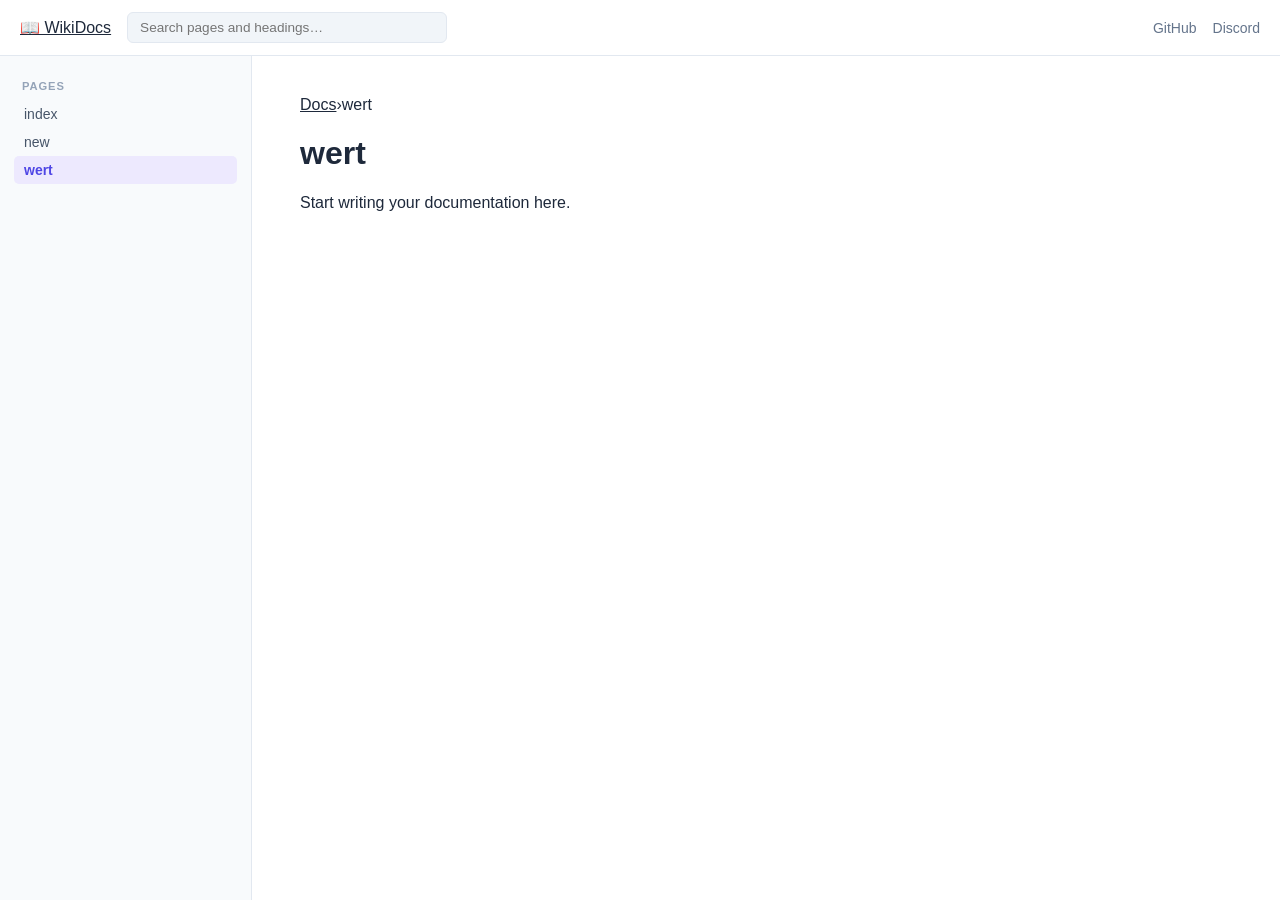
<file: wert.html>
<!DOCTYPE html>
<html lang="en">
<head>
  <meta charset="UTF-8">
  <meta name="viewport" content="width=device-width, initial-scale=1">
  <title>wert</title>
  <link rel="stylesheet" href="style.css">
</head>
<body>
<body><div class="wk-root"><header class="wk-header"><div class="wk-header-left"><a href="index.html" id="ino3zv">📖 WikiDocs</a></div><div class="wk-header-search"><input type="search" placeholder="Search pages and headings…" class="wk-search"/></div><div class="wk-header-right"><a href="#" id="iucfs8">GitHub</a><a href="#" id="iv74h6">Discord</a></div></header><div class="wk-body"><nav class="wk-sidebar"><div class="wk-nav-group"><div class="wk-nav-label">Pages</div><a href="index.html" class="wk-nav-link">index</a><a href="new.html" class="wk-nav-link">new</a><a href="#" class="wk-nav-link wk-nav-active">wert</a></div></nav><main class="wk-main"><div id="ipb7ui"><a href="index.html" id="irv4fb">Docs</a><span>›</span><span>wert</span></div><h1 id="irya39">wert</h1><p id="ie2kgi">Start writing your documentation here.</p></main></div></div></body>
</body>
</html>
</file>
<file: styles/site.css>
:root{
  --jg-accent:#0e639c;
  --jg-accent-2:#3b82f6;
  --jg-bg:#ffffff;
  --jg-surface:#f8fafc;
  --jg-text:#1e293b;
  --jg-muted:#64748b;
  --jg-font:-apple-system, BlinkMacSystemFont, 'Segoe UI', Roboto, sans-serif;
  --jg-radius:14px;
}
html,body{min-height:100%;}
body{background:var(--jg-bg);color:var(--jg-text);font-family:var(--jg-font);}
[data-gjs-type="wrapper"]{background:transparent;color:inherit;min-height:100vh;}
a{color:var(--jg-accent);}
.jg-theme-section{padding:72px 40px;background:var(--jg-surface);color:var(--jg-text);}
.jg-theme-card{padding:28px;border:1px solid color-mix(in srgb, var(--jg-text) 10%, white);border-radius:var(--jg-radius);background:white;box-shadow:0 12px 34px rgba(15,23,42,.08);}
.jg-theme-btn{display:inline-flex;align-items:center;justify-content:center;padding:12px 20px;border:none;border-radius:999px;background:linear-gradient(135deg,var(--jg-accent),var(--jg-accent-2));color:white;font-weight:700;text-decoration:none;box-shadow:0 12px 24px rgba(59,130,246,.22);}
.jg-theme-btn--ghost{background:transparent;color:var(--jg-accent);border:1px solid color-mix(in srgb, var(--jg-accent) 28%, white);box-shadow:none;}
.jg-global-slot{position:relative;}
.jg-global-slot::before{content:attr(data-jg-global-label);position:absolute;top:8px;right:8px;padding:3px 8px;border-radius:999px;background:rgba(15,23,42,.82);color:#fff;font:600 10px/1 var(--jg-font);letter-spacing:.08em;text-transform:uppercase;z-index:5;pointer-events:none;}
.jg-symbol-instance{position:relative;}
.jg-symbol-instance::before{content:attr(data-jg-symbol-label);position:absolute;top:8px;right:8px;padding:3px 8px;border-radius:999px;background:rgba(14,99,156,.92);color:#fff;font:600 10px/1 var(--jg-font);letter-spacing:.08em;text-transform:uppercase;z-index:5;pointer-events:none;}
.jg-slot-outline{outline:1px dashed rgba(14,99,156,.45);outline-offset:2px;}
.jg-hide-desktop{}
@media (max-width: 992px){.jg-hide-tablet{display:none!important;}}
@media (min-width: 993px){.jg-hide-tablet{display:initial;}}
@media (max-width: 480px){.jg-hide-mobile{display:none!important;}}
@media (min-width: 481px){.jg-hide-mobile{display:initial;}}
@media (min-width: 993px){.jg-hide-desktop{display:none!important;}}
</file>
<file: styles/index.css>
@import url('https://fonts.googleapis.com/css2?family=JetBrains+Mono:wght@400;500;700&family=Bebas+Neue&family=Inter:wght@400;500;600&display=swap');

  :root {
    --bg:        oklch(0.11 0.015 252);
    --bg2:       oklch(0.15 0.015 252);
    --bg3:       oklch(0.19 0.015 252);
    --gold:      oklch(0.76 0.18 80);
    --gold-dim:  oklch(0.55 0.14 80);
    --navy:      oklch(0.27 0.09 248);
    --text:      oklch(0.91 0.01 252);
    --muted:     oklch(0.55 0.02 252);
    --green:     oklch(0.72 0.17 155);
    --border:    oklch(0.22 0.02 252);
    --font-mono: 'JetBrains Mono', monospace;
    --font-disp: 'Bebas Neue', sans-serif;
    --font-body: 'Inter', sans-serif;
  }
  *, *::before, *::after { box-sizing: border-box; margin: 0; padding: 0; }

  html { scroll-behavior: smooth; }

  body {
    background: var(--bg);
    color: var(--text);
    font-family: var(--font-body);
    line-height: 1.6;
    overflow-x: hidden;
  }

  /* ── SCANLINE OVERLAY ── */
  body::before {
    content: '';
    position: fixed; inset: 0;
    background: repeating-linear-gradient(
      0deg,
      transparent,
      transparent 2px,
      oklch(0 0 0 / 0.04) 2px,
      oklch(0 0 0 / 0.04) 4px
    );
    pointer-events: none;
    z-index: 9999;
  }

  /* ── NAV ── */
  nav {
    position: fixed; top: 0; left: 0; right: 0;
    z-index: 100;
    display: flex; align-items: center; justify-content: space-between;
    padding: 0 2.5rem;
    height: 60px;
    background: oklch(0.11 0.015 252 / 0.92);
    backdrop-filter: blur(12px);
    border-bottom: 1px solid var(--border);
  }
  .nav-logo {
    font-family: var(--font-disp);
    font-size: 1.4rem;
    letter-spacing: 0.04em;
    color: var(--gold);
    text-decoration: none;
  }
  .nav-logo span { color: var(--text); }
  .nav-links {
    display: flex; gap: 2rem; list-style: none;
  }
  .nav-links a {
    font-family: var(--font-mono);
    font-size: 0.78rem;
    color: var(--muted);
    text-decoration: none;
    letter-spacing: 0.06em;
    text-transform: uppercase;
    transition: color 0.2s;
  }
  .nav-links a:hover, .nav-links a.active { color: var(--gold); }

  /* ── HERO ── */
  #hero {
    min-height: 100vh;
    display: grid;
    place-items: center;
    padding: 80px 2rem 2rem;
    position: relative;
    overflow: hidden;
  }
  .hero-bg-grid {
    position: absolute; inset: 0;
    background-image:
      linear-gradient(var(--border) 1px, transparent 1px),
      linear-gradient(90deg, var(--border) 1px, transparent 1px);
    background-size: 48px 48px;
    opacity: 0.4;
    mask-image: radial-gradient(ellipse 80% 80% at 50% 50%, black 30%, transparent 100%);
  }
  .hero-glow {
    position: absolute;
    width: 600px; height: 600px;
    background: radial-gradient(circle, oklch(0.55 0.14 80 / 0.12) 0%, transparent 70%);
    top: 50%; left: 50%;
    transform: translate(-50%, -55%);
    pointer-events: none;
  }
  .hero-inner {
    position: relative;
    display: flex;
    flex-direction: column;
    align-items: center;
    text-align: center;
    gap: 1.5rem;
    max-width: 860px;
  }
  .hero-logo-wrap {
    width: 300px; height: 300px;
    border-radius: 50%;
    overflow: hidden;
    border: 3px solid var(--gold);
    box-shadow: 0 0 40px oklch(0.76 0.18 80 / 0.3), 0 0 80px oklch(0.76 0.18 80 / 0.1);
    flex-shrink: 0;
    animation: pulse-glow 3s ease-in-out infinite;
    background: #000;
  }
  @keyframes pulse-glow {
    0%, 100% { box-shadow: 0 0 40px oklch(0.76 0.18 80 / 0.3), 0 0 80px oklch(0.76 0.18 80 / 0.1); }
    50%       { box-shadow: 0 0 60px oklch(0.76 0.18 80 / 0.5), 0 0 120px oklch(0.76 0.18 80 / 0.2); }
  }
  .hero-logo-wrap img {
    width: 100%; height: 100%;
    object-fit: contain;
    object-position: center center;
    transform: scale(0.98);
  }
  .hero-tag {
    font-family: var(--font-mono);
    font-size: 0.75rem;
    color: var(--green);
    letter-spacing: 0.12em;
    text-transform: uppercase;
  }
  .hero-tag::before { content: '> '; }
  .hero-heading {
    font-family: var(--font-disp);
    font-size: clamp(3.5rem, 8vw, 7rem);
    line-height: 0.92;
    letter-spacing: 0.02em;
    color: var(--text);
  }
  .hero-heading .accent { color: var(--gold); }
  .hero-tagline {
    font-family: var(--font-mono);
    font-size: clamp(0.9rem, 2vw, 1.15rem);
    color: var(--muted);
    max-width: 500px;
  }
  .hero-tagline .cursor {
    display: inline-block;
    width: 2px; height: 1.1em;
    background: var(--gold);
    vertical-align: text-bottom;
    animation: blink 0.9s step-end infinite;
  }
  @keyframes blink { 50% { opacity: 0; } }

  .hero-cta {
    display: flex; gap: 1rem; flex-wrap: wrap; justify-content: center;
    margin-top: 0.5rem;
  }
  .btn {
    display: inline-block;
    padding: 0.65rem 1.6rem;
    font-family: var(--font-mono);
    font-size: 0.78rem;
    letter-spacing: 0.08em;
    text-transform: uppercase;
    text-decoration: none;
    border-radius: 3px;
    cursor: pointer;
    transition: all 0.2s;
    border: none;
  }
  .btn-primary {
    background: var(--gold);
    color: oklch(0.11 0.015 252);
    font-weight: 700;
  }
  .btn-primary:hover { background: oklch(0.82 0.18 80); transform: translateY(-2px); }
  .btn-outline {
    background: transparent;
    color: var(--gold);
    border: 1px solid var(--gold);
  }
  .btn-outline:hover { background: oklch(0.76 0.18 80 / 0.1); transform: translateY(-2px); }

  .hero-stats {
    display: flex; gap: 3rem; margin-top: 1rem;
  }
  .stat { text-align: center; }
  .stat-val {
    font-family: var(--font-disp);
    font-size: 2.2rem;
    color: var(--gold);
    line-height: 1;
  }
  .stat-label {
    font-family: var(--font-mono);
    font-size: 0.65rem;
    color: var(--muted);
    letter-spacing: 0.1em;
    text-transform: uppercase;
    margin-top: 2px;
  }

  /* ── SECTION COMMON ── */
  section { padding: 6rem 2rem; }
  .section-inner { max-width: 1100px; margin: 0 auto; }
  .section-label {
    font-family: var(--font-mono);
    font-size: 0.72rem;
    color: var(--green);
    letter-spacing: 0.14em;
    text-transform: uppercase;
    margin-bottom: 0.5rem;
  }
  .section-label::before { content: '// '; }
  .section-title {
    font-family: var(--font-disp);
    font-size: clamp(2.5rem, 5vw, 4rem);
    letter-spacing: 0.02em;
    line-height: 1;
    margin-bottom: 3rem;
  }
  .section-title .accent { color: var(--gold); }

  /* ── ABOUT ── */
  #about { background: var(--bg2); }
  .about-grid {
    display: grid;
    grid-template-columns: 1fr 1.3fr;
    gap: 4rem;
    align-items: center;
  }
  .about-terminal {
    background: var(--bg);
    border: 1px solid var(--border);
    border-radius: 6px;
    overflow: hidden;
    font-family: var(--font-mono);
    font-size: 0.82rem;
  }
  .term-bar {
    background: var(--bg3);
    padding: 0.6rem 1rem;
    display: flex; align-items: center; gap: 0.5rem;
    border-bottom: 1px solid var(--border);
  }
  .term-dot { width: 10px; height: 10px; border-radius: 50%; }
  .term-dot.r { background: oklch(0.55 0.2 25); }
  .term-dot.y { background: oklch(0.75 0.2 90); }
  .term-dot.g { background: oklch(0.65 0.2 140); }
  .term-title { font-size: 0.7rem; color: var(--muted); margin-left: auto; margin-right: auto; ;justify-self:center}
  .term-body { padding: 1.5rem; line-height: 2; }
  .term-line { display: block; }
  .term-prompt { color: var(--green); }
  .term-cmd { color: var(--text); }
  .term-out { color: var(--muted); padding-left: 0.5rem; }
  .term-key { color: var(--gold); }
  .term-blank { display: block; height: 0.8rem; }

  .about-text h3 {
    font-family: var(--font-disp);
    font-size: 2rem;
    color: var(--text);
    margin-bottom: 1rem;
  }
  .about-text p {
    color: var(--muted);
    margin-bottom: 1rem;
    font-size: 0.97rem;
    line-height: 1.75;
  }
  .about-text p strong { color: var(--text); font-weight: 600; }
  .about-text p .shout { color: var(--gold); font-style: italic; }

  /* ── SKILLS ── */
  #skills { background: var(--bg); }
  .skills-grid {
    display: grid;
    grid-template-columns: repeat(auto-fill, minmax(300px, 1fr));
    gap: 1.5rem;
  }
  .skill-card {
    background: var(--bg2);
    border: 1px solid var(--border);
    border-radius: 6px;
    padding: 1.5rem;
    transition: border-color 0.2s, transform 0.2s;
  }
  .skill-card:hover {
    border-color: var(--gold-dim);
    transform: translateY(-3px);
  }
  .skill-header {
    display: flex; justify-content: space-between; align-items: center;
    margin-bottom: 1rem;
  }
  .skill-name {
    font-family: var(--font-mono);
    font-size: 0.9rem;
    color: var(--text);
    font-weight: 700;
  }
  .skill-pct {
    font-family: var(--font-mono);
    font-size: 0.75rem;
    color: var(--gold);
  }
  .skill-bar-bg {
    height: 6px;
    background: var(--bg3);
    border-radius: 3px;
    overflow: hidden;
  }
  .skill-bar-fill {
    height: 100%;
    background: linear-gradient(90deg, var(--gold-dim), var(--gold));
    border-radius: 3px;
    width: 0%;
    transition: width 1.2s cubic-bezier(0.4,0,0.2,1);
  }
  .skill-desc {
    margin-top: 0.75rem;
    font-size: 0.78rem;
    color: var(--muted);
    font-family: var(--font-mono);
    line-height: 1.5;
  }

  /* ── PROJECTS ── */
  #projects { background: var(--bg2); }
  .projects-grid {
    display: grid;
    grid-template-columns: repeat(auto-fill, minmax(320px, 1fr));
    gap: 1.5rem;
  }
  .project-card {
    background: var(--bg);
    border: 1px solid var(--border);
    border-radius: 6px;
    overflow: hidden;
    transition: border-color 0.2s, transform 0.2s, box-shadow 0.2s;
    cursor: pointer;
    display: flex; flex-direction: column;
  }
  .project-card:hover {
    border-color: var(--gold-dim);
    transform: translateY(-4px);
    box-shadow: 0 12px 40px oklch(0 0 0 / 0.4);
  }
  .project-thumb {
    height: 180px;
    background: var(--bg3);
    display: flex; align-items: center; justify-content: center;
    border-bottom: 1px solid var(--border);
    font-family: var(--font-mono);
    font-size: 0.72rem;
    color: var(--muted);
    position: relative;
    overflow: hidden;
  }
  .project-thumb-label {
    position: absolute;
    font-size: 0.68rem;
    color: var(--muted);
    letter-spacing: 0.05em;
    z-index: 1;
  }
  /* Mini chart decorations per project */
  .chart-bars {
    display: flex; align-items: flex-end; gap: 5px;
    opacity: 0.35;
  }
  .chart-bars span {
    width: 18px;
    background: linear-gradient(180deg, var(--gold), var(--gold-dim));
    border-radius: 2px 2px 0 0;
    transition: height 0.3s;
  }
  .project-card:hover .chart-bars span { opacity: 0.8; }

  .project-body { padding: 1.5rem; flex: 1; display: flex; flex-direction: column; gap: 0.75rem; }
  .project-tags {
    display: flex; flex-wrap: wrap; gap: 0.4rem;
  }
  .tag {
    font-family: var(--font-mono);
    font-size: 0.65rem;
    padding: 0.2rem 0.55rem;
    background: var(--bg3);
    border: 1px solid var(--border);
    border-radius: 2px;
    color: var(--muted);
    letter-spacing: 0.05em;
    text-transform: uppercase;
  }
  .tag.gold { border-color: var(--gold-dim); color: var(--gold); }
  .project-title {
    font-family: var(--font-disp);
    font-size: 1.6rem;
    letter-spacing: 0.02em;
    color: var(--text);
    line-height: 1.1;
  }
  .project-desc {
    font-size: 0.88rem;
    color: var(--muted);
    line-height: 1.65;
    flex: 1;
  }
  .project-footer {
    display: flex; align-items: center; justify-content: space-between;
    margin-top: 0.5rem;
    padding-top: 1rem;
    border-top: 1px solid var(--border);
    font-family: var(--font-mono);
    font-size: 0.72rem;
    color: var(--muted);
  }
  .project-link {
    color: var(--gold);
    text-decoration: none;
    letter-spacing: 0.05em;
    transition: opacity 0.2s;
  }
  .project-link:hover { opacity: 0.7; }

  /* ── CONTACT ── */
  #contact { background: var(--bg); text-align: center; }
  .contact-inner { max-width: 600px; margin: 0 auto; }
  .contact-inner p {
    color: var(--muted);
    font-size: 0.97rem;
    line-height: 1.75;
    margin-bottom: 2rem;
    font-family: var(--font-mono);
  }
  .contact-inner p .shout { color: var(--gold); }

  /* ── FOOTER ── */
  footer {
    background: var(--bg2);
    border-top: 1px solid var(--border);
    padding: 2rem;
    text-align: center;
    font-family: var(--font-mono);
    font-size: 0.72rem;
    color: var(--muted);
  }
  footer span { color: var(--gold); }

  /* ── SCROLLBAR ── */
  ::-webkit-scrollbar { width: 6px; }
  ::-webkit-scrollbar-track { background: var(--bg); }
  ::-webkit-scrollbar-thumb { background: var(--border); border-radius: 3px; }
  ::-webkit-scrollbar-thumb:hover { background: var(--gold-dim); }

  /* ── TWEAKS PANEL ── */
  #tweaks-panel {
    position: fixed; bottom: 1.5rem; right: 1.5rem;
    z-index: 200;
    background: var(--bg2);
    border: 1px solid var(--border);
    border-radius: 8px;
    width: 280px;
    box-shadow: 0 20px 60px oklch(0 0 0 / 0.5);
    display: none;
    overflow: hidden;
    font-family: var(--font-mono);
    font-size: 0.8rem;
  }
  #tweaks-panel.open { display: block; }
  .tweaks-header {
    display: flex; justify-content: space-between; align-items: center;
    padding: 0.85rem 1rem;
    background: var(--bg3);
    border-bottom: 1px solid var(--border);
    font-weight: 700; color: var(--gold);
    letter-spacing: 0.08em; font-size: 0.75rem; text-transform: uppercase;
  }
  .tweaks-close { cursor: pointer; color: var(--muted); font-size: 1.1rem; line-height: 1; background: none; border: none; }
  .tweaks-close:hover { color: var(--text); }
  .tweaks-body { padding: 1rem; display: flex; flex-direction: column; gap: 1rem; }
  .tweak-row { display: flex; flex-direction: column; gap: 0.4rem; }
  .tweak-label { color: var(--muted); font-size: 0.7rem; letter-spacing: 0.06em; text-transform: uppercase; }
  .tweak-select, .tweak-input {
    background: var(--bg); border: 1px solid var(--border);
    color: var(--text); padding: 0.4rem 0.6rem;
    border-radius: 3px; font-family: var(--font-mono); font-size: 0.78rem;
    width: 100%; outline: none;
  }
  .tweak-select:focus, .tweak-input:focus { border-color: var(--gold-dim); }

  /* ── RESPONSIVE ── */
  @media (max-width: 700px) {
    .about-grid { grid-template-columns: 1fr; }
    .hero-stats { gap: 1.5rem; }
    .nav-links { display: none; }
  }

  /* ── ANIMATE IN ── */
  .fade-up {
    opacity: 0;
    transform: translateY(24px);
    transition: opacity 0.6s ease, transform 0.6s ease;
  }
  .fade-up.visible { opacity: 1; transform: none; }

/* ── OMYA SHARED STYLES ── */
@import url('https://fonts.googleapis.com/css2?family=JetBrains+Mono:wght@400;500;700&family=Bebas+Neue&family=Inter:wght@400;500;600&display=swap');

:root {
  --bg:        oklch(0.11 0.015 252);
  --bg2:       oklch(0.15 0.015 252);
  --bg3:       oklch(0.19 0.015 252);
  --gold:      oklch(0.76 0.18 80);
  --gold-dim:  oklch(0.55 0.14 80);
  --navy:      oklch(0.27 0.09 248);
  --text:      oklch(0.91 0.01 252);
  --muted:     oklch(0.55 0.02 252);
  --green:     oklch(0.72 0.17 155);
  --border:    oklch(0.22 0.02 252);
  --font-mono: 'JetBrains Mono', monospace;
  --font-disp: 'Bebas Neue', sans-serif;
  --font-body: 'Inter', sans-serif;
  --max-w:     1100px;
}

*, *::before, *::after { box-sizing: border-box; margin: 0; padding: 0; }
html { scroll-behavior: smooth; }

body {
  background: var(--bg);
  color: var(--text);
  font-family: var(--font-body);
  line-height: 1.6;
  overflow-x: hidden;
}

/* Scanlines */
body::before {
  content: '';
  position: fixed; inset: 0;
  background: repeating-linear-gradient(0deg, transparent, transparent 2px, oklch(0 0 0 / 0.04) 2px, oklch(0 0 0 / 0.04) 4px);
  pointer-events: none;
  z-index: 9999;
}

/* Nav */
nav {
  position: fixed; top: 0; left: 0; right: 0; z-index: 100;
  display: flex; align-items: center; justify-content: space-between;
  padding: 0 2.5rem; height: 60px;
  background: oklch(0.11 0.015 252 / 0.92);
  backdrop-filter: blur(12px);
  border-bottom: 1px solid var(--border);
}
.nav-logo { font-family: var(--font-disp); font-size: 1.4rem; letter-spacing: 0.04em; color: var(--gold); text-decoration: none; }
.nav-logo span { color: var(--text); }
.nav-links { display: flex; gap: 2rem; list-style: none; }
.nav-links a { font-family: var(--font-mono); font-size: 0.78rem; color: var(--muted); text-decoration: none; letter-spacing: 0.06em; text-transform: uppercase; transition: color 0.2s; }
.nav-links a:hover, .nav-links a.active { color: var(--gold); }

/* Page shell */
.page-wrap { padding-top: 60px; min-height: 100vh; }

/* Section */
.section { padding: 5rem 2rem; }
.section-inner { max-width: var(--max-w); margin: 0 auto; }
.section-label { font-family: var(--font-mono); font-size: 0.72rem; color: var(--green); letter-spacing: 0.14em; text-transform: uppercase; margin-bottom: 0.5rem; }
.section-label::before { content: '// '; }
.section-title { font-family: var(--font-disp); font-size: clamp(2.5rem, 5vw, 4rem); letter-spacing: 0.02em; line-height: 1; margin-bottom: 2.5rem; }
.section-title .accent { color: var(--gold); }

/* Buttons */
.btn { display: inline-block; padding: 0.65rem 1.6rem; font-family: var(--font-mono); font-size: 0.78rem; letter-spacing: 0.08em; text-transform: uppercase; text-decoration: none; border-radius: 3px; cursor: pointer; transition: all 0.2s; border: none; }
.btn-primary { background: var(--gold); color: oklch(0.11 0.015 252); font-weight: 700; }
.btn-primary:hover { background: oklch(0.82 0.18 80); transform: translateY(-2px); }
.btn-outline { background: transparent; color: var(--gold); border: 1px solid var(--gold); }
.btn-outline:hover { background: oklch(0.76 0.18 80 / 0.1); transform: translateY(-2px); }

/* Tags */
.tag { font-family: var(--font-mono); font-size: 0.65rem; padding: 0.2rem 0.55rem; background: var(--bg3); border: 1px solid var(--border); border-radius: 2px; color: var(--muted); letter-spacing: 0.05em; text-transform: uppercase; }
.tag.gold { border-color: var(--gold-dim); color: var(--gold); }

/* Footer */
footer { background: var(--bg2); border-top: 1px solid var(--border); padding: 2rem; text-align: center; font-family: var(--font-mono); font-size: 0.72rem; color: var(--muted); }
footer span { color: var(--gold); }

/* Fade-up */
.fade-up { opacity: 0; transform: translateY(24px); transition: opacity 0.6s ease, transform 0.6s ease; }
.fade-up.visible { opacity: 1; transform: none; }

/* Scrollbar */
::-webkit-scrollbar { width: 6px; }
::-webkit-scrollbar-track { background: var(--bg); }
::-webkit-scrollbar-thumb { background: var(--border); border-radius: 3px; }
::-webkit-scrollbar-thumb:hover { background: var(--gold-dim); }

/* Divider */
.divider { border: none; border-top: 1px solid var(--border); margin: 3rem 0; }

/* Terminal block */
.terminal { background: var(--bg); border: 1px solid var(--border); border-radius: 6px; overflow: hidden; font-family: var(--font-mono); font-size: 0.82rem; }
.term-bar { background: var(--bg3); padding: 0.6rem 1rem; display: flex; align-items: center; gap: 0.5rem; border-bottom: 1px solid var(--border); }
.term-dot { width: 10px; height: 10px; border-radius: 50%; }
.term-dot.r { background: oklch(0.55 0.2 25); }
.term-dot.y { background: oklch(0.75 0.2 90); }
.term-dot.g { background: oklch(0.65 0.2 140); }
.term-title { font-size: 0.7rem; color: var(--muted); margin: 0 auto; }
.term-body { padding: 1.5rem; line-height: 2; }
.term-prompt { color: var(--green); }
.term-out { color: var(--muted); padding-left: 0.5rem; display: block; }
.term-key { color: var(--gold); }

* { box-sizing: border-box; } body {margin: 0;}
</file>
<file: styles/about.css>
/* ── PAGE HEADER ── */
.page-header {
  padding: 5rem 2rem 3rem;
  background: var(--bg2);
  border-bottom: 1px solid var(--border);
  position: relative;
  overflow: hidden;
}
.page-header-bg {
  position: absolute; inset: 0;
  background-image: linear-gradient(var(--border) 1px, transparent 1px), linear-gradient(90deg, var(--border) 1px, transparent 1px);
  background-size: 48px 48px;
  opacity: 0.25;
  mask-image: linear-gradient(180deg, transparent, black 60%);
}
.page-header-inner {
  position: relative;
  max-width: var(--max-w); margin: 0 auto;
  display: flex; align-items: center; gap: 3rem;
}
.about-avatar {
  width: 140px; height: 140px;
  border-radius: 50%;
  border: 2px solid var(--gold);
  box-shadow: 0 0 30px oklch(0.76 0.18 80 / 0.25);
  flex-shrink: 0;
  overflow: hidden;
  background: #000;
}
.about-avatar img { width: 100%; height: 100%; object-fit: contain; }
.page-header-text {}
.breadcrumb { font-family: var(--font-mono); font-size: 0.72rem; color: var(--muted); margin-bottom: 0.6rem; }
.breadcrumb a { color: var(--gold); text-decoration: none; }
.breadcrumb a:hover { text-decoration: underline; }
.page-header h1 { font-family: var(--font-disp); font-size: clamp(3rem, 6vw, 5rem); line-height: 0.95; letter-spacing: 0.02em; }
.page-header h1 .accent { color: var(--gold); }
.page-header-sub { font-family: var(--font-mono); font-size: 0.85rem; color: var(--muted); margin-top: 0.75rem; }

/* ── BIO SECTION ── */
.bio-grid {
  display: grid;
  grid-template-columns: 1fr 1fr;
  gap: 4rem;
  align-items: start;
}
.bio-body h3 { font-family: var(--font-disp); font-size: 2rem; color: var(--text); margin-bottom: 1rem; }
.bio-body p { color: var(--muted); font-size: 0.97rem; line-height: 1.8; margin-bottom: 1rem; }
.bio-body p strong { color: var(--text); }
.bio-body p .accent { color: var(--gold); font-style: italic; }

/* ── FACTS ── */
.facts-list { display: flex; flex-direction: column; gap: 0.8rem; }
.fact-row {
  display: grid; grid-template-columns: 1fr 2fr; gap: 1rem;
  padding: 0.85rem 1rem;
  background: var(--bg2);
  border: 1px solid var(--border);
  border-radius: 4px;
  font-family: var(--font-mono); font-size: 0.82rem;
  transition: border-color 0.2s;
}
.fact-row:hover { border-color: var(--gold-dim); }
.fact-key { color: var(--gold); }
.fact-val { color: var(--muted); }

/* ── TIMELINE ── */
#timeline { background: var(--bg2); }
.timeline { position: relative; padding-left: 2rem; }
.timeline::before {
  content: ''; position: absolute; left: 0; top: 0; bottom: 0;
  width: 1px; background: var(--border);
}
.tl-item { position: relative; padding-bottom: 2.5rem; }
.tl-item:last-child { padding-bottom: 0; }
.tl-dot {
  position: absolute; left: -2rem; top: 0.35rem;
  width: 10px; height: 10px; border-radius: 50%;
  background: var(--gold); border: 2px solid var(--bg2);
  margin-left: -4.5px;
}
.tl-date { font-family: var(--font-mono); font-size: 0.7rem; color: var(--green); letter-spacing: 0.1em; text-transform: uppercase; margin-bottom: 0.3rem; }
.tl-title { font-family: var(--font-disp); font-size: 1.6rem; color: var(--text); line-height: 1.1; margin-bottom: 0.4rem; }
.tl-desc { font-size: 0.9rem; color: var(--muted); line-height: 1.7; max-width: 600px; }

/* ── INTERESTS ── */
.interests-grid {
  display: grid;
  grid-template-columns: repeat(auto-fill, minmax(240px, 1fr));
  gap: 1rem;
}
.interest-card {
  background: var(--bg2);
  border: 1px solid var(--border);
  border-radius: 6px;
  padding: 1.25rem 1.5rem;
  transition: border-color 0.2s, transform 0.2s;
}
.interest-card:hover { border-color: var(--gold-dim); transform: translateY(-2px); }
.interest-icon { font-family: var(--font-disp); font-size: 2rem; color: var(--gold); line-height: 1; margin-bottom: 0.5rem; }
.interest-title { font-family: var(--font-mono); font-size: 0.85rem; color: var(--text); font-weight: 700; margin-bottom: 0.3rem; }
.interest-desc { font-size: 0.8rem; color: var(--muted); line-height: 1.5; }

@media (max-width: 700px) {
  .bio-grid { grid-template-columns: 1fr; }
  .page-header-inner { flex-direction: column; align-items: flex-start; gap: 1.5rem; }
}

/* ── OMYA SHARED STYLES ── */
@import url('https://fonts.googleapis.com/css2?family=JetBrains+Mono:wght@400;500;700&family=Bebas+Neue&family=Inter:wght@400;500;600&display=swap');

:root {
  --bg:        oklch(0.11 0.015 252);
  --bg2:       oklch(0.15 0.015 252);
  --bg3:       oklch(0.19 0.015 252);
  --gold:      oklch(0.76 0.18 80);
  --gold-dim:  oklch(0.55 0.14 80);
  --navy:      oklch(0.27 0.09 248);
  --text:      oklch(0.91 0.01 252);
  --muted:     oklch(0.55 0.02 252);
  --green:     oklch(0.72 0.17 155);
  --border:    oklch(0.22 0.02 252);
  --font-mono: 'JetBrains Mono', monospace;
  --font-disp: 'Bebas Neue', sans-serif;
  --font-body: 'Inter', sans-serif;
  --max-w:     1100px;
}

*, *::before, *::after { box-sizing: border-box; margin: 0; padding: 0; }
html { scroll-behavior: smooth; }

body {
  background: var(--bg);
  color: var(--text);
  font-family: var(--font-body);
  line-height: 1.6;
  overflow-x: hidden;
}

/* Scanlines */
body::before {
  content: '';
  position: fixed; inset: 0;
  background: repeating-linear-gradient(0deg, transparent, transparent 2px, oklch(0 0 0 / 0.04) 2px, oklch(0 0 0 / 0.04) 4px);
  pointer-events: none;
  z-index: 9999;
}

/* Nav */
nav {
  position: fixed; top: 0; left: 0; right: 0; z-index: 100;
  display: flex; align-items: center; justify-content: space-between;
  padding: 0 2.5rem; height: 60px;
  background: oklch(0.11 0.015 252 / 0.92);
  backdrop-filter: blur(12px);
  border-bottom: 1px solid var(--border);
}
.nav-logo { font-family: var(--font-disp); font-size: 1.4rem; letter-spacing: 0.04em; color: var(--gold); text-decoration: none; }
.nav-logo span { color: var(--text); }
.nav-links { display: flex; gap: 2rem; list-style: none; }
.nav-links a { font-family: var(--font-mono); font-size: 0.78rem; color: var(--muted); text-decoration: none; letter-spacing: 0.06em; text-transform: uppercase; transition: color 0.2s; }
.nav-links a:hover, .nav-links a.active { color: var(--gold); }

/* Page shell */
.page-wrap { padding-top: 60px; min-height: 100vh; }

/* Section */
.section { padding: 5rem 2rem; }
.section-inner { max-width: var(--max-w); margin: 0 auto; }
.section-label { font-family: var(--font-mono); font-size: 0.72rem; color: var(--green); letter-spacing: 0.14em; text-transform: uppercase; margin-bottom: 0.5rem; }
.section-label::before { content: '// '; }
.section-title { font-family: var(--font-disp); font-size: clamp(2.5rem, 5vw, 4rem); letter-spacing: 0.02em; line-height: 1; margin-bottom: 2.5rem; }
.section-title .accent { color: var(--gold); }

/* Buttons */
.btn { display: inline-block; padding: 0.65rem 1.6rem; font-family: var(--font-mono); font-size: 0.78rem; letter-spacing: 0.08em; text-transform: uppercase; text-decoration: none; border-radius: 3px; cursor: pointer; transition: all 0.2s; border: none; }
.btn-primary { background: var(--gold); color: oklch(0.11 0.015 252); font-weight: 700; }
.btn-primary:hover { background: oklch(0.82 0.18 80); transform: translateY(-2px); }
.btn-outline { background: transparent; color: var(--gold); border: 1px solid var(--gold); }
.btn-outline:hover { background: oklch(0.76 0.18 80 / 0.1); transform: translateY(-2px); }

/* Tags */
.tag { font-family: var(--font-mono); font-size: 0.65rem; padding: 0.2rem 0.55rem; background: var(--bg3); border: 1px solid var(--border); border-radius: 2px; color: var(--muted); letter-spacing: 0.05em; text-transform: uppercase; }
.tag.gold { border-color: var(--gold-dim); color: var(--gold); }

/* Footer */
footer { background: var(--bg2); border-top: 1px solid var(--border); padding: 2rem; text-align: center; font-family: var(--font-mono); font-size: 0.72rem; color: var(--muted); }
footer span { color: var(--gold); }

/* Fade-up */
.fade-up { opacity: 0; transform: translateY(24px); transition: opacity 0.6s ease, transform 0.6s ease; }
.fade-up.visible { opacity: 1; transform: none; }

/* Scrollbar */
::-webkit-scrollbar { width: 6px; }
::-webkit-scrollbar-track { background: var(--bg); }
::-webkit-scrollbar-thumb { background: var(--border); border-radius: 3px; }
::-webkit-scrollbar-thumb:hover { background: var(--gold-dim); }

/* Divider */
.divider { border: none; border-top: 1px solid var(--border); margin: 3rem 0; }

/* Terminal block */
.terminal { background: var(--bg); border: 1px solid var(--border); border-radius: 6px; overflow: hidden; font-family: var(--font-mono); font-size: 0.82rem; }
.term-bar { background: var(--bg3); padding: 0.6rem 1rem; display: flex; align-items: center; gap: 0.5rem; border-bottom: 1px solid var(--border); }
.term-dot { width: 10px; height: 10px; border-radius: 50%; }
.term-dot.r { background: oklch(0.55 0.2 25); }
.term-dot.y { background: oklch(0.75 0.2 90); }
.term-dot.g { background: oklch(0.65 0.2 140); }
.term-title { font-size: 0.7rem; color: var(--muted); margin: 0 auto; }
.term-body { padding: 1.5rem; line-height: 2; }
.term-prompt { color: var(--green); }
.term-out { color: var(--muted); padding-left: 0.5rem; display: block; }
.term-key { color: var(--gold); }
</file>
<file: style.css>
*,*::before,*::after{box-sizing:border-box}
html{scroll-behavior:smooth}
body{margin:0;font-family:-apple-system,BlinkMacSystemFont,'Segoe UI',Roboto,sans-serif;-webkit-font-smoothing:antialiased}
a{color:inherit;transition:opacity .12s}
button{cursor:pointer;font-family:inherit;transition:transform .15s,box-shadow .15s,background .15s}
button:active{transform:translateY(0) !important;box-shadow:none !important}
input,textarea,select{font-family:inherit;outline:none;transition:border-color .15s,box-shadow .15s}
img{max-width:100%;height:auto;display:block}

/* Layout */
.wk-root { display: flex; flex-direction: column; min-height: 100vh; background: white; color: #1e293b; }
.wk-header { height: 56px; background: white; border-bottom: 1px solid #e2e8f0; display: flex; align-items: center; padding: 0 20px; gap: 16px; position: sticky; top: 0; z-index: 100; flex-shrink: 0; }
.wk-header-left { display: flex; align-items: center; flex-shrink: 0; }
.wk-header-search { flex: 1; max-width: 320px; }
.wk-search { width: 100%; padding: 7px 12px; background: #f1f5f9; border: 1px solid #e2e8f0; border-radius: 6px; font-size: 0.85rem; color: #475569; }
.wk-search:focus { border-color: #667eea; background: white; box-shadow: 0 0 0 3px rgba(102,126,234,.15); }
.wk-header-right { display: flex; align-items: center; gap: 16px; flex-shrink: 0; margin-left: auto; }
.wk-header-right a:hover { color: #0f172a !important; opacity: 1; }
.wk-body { display: flex; flex: 1; }
.wk-sidebar { width: 252px; background: #f8fafc; border-right: 1px solid #e2e8f0; padding: 20px 14px; position: sticky; top: 56px; max-height: calc(100vh - 56px); overflow-y: auto; flex-shrink: 0; }
.wk-sidebar::-webkit-scrollbar { width: 4px; }
.wk-sidebar::-webkit-scrollbar-thumb { background: #cbd5e1; border-radius: 2px; }
.wk-main { flex: 1; padding: 40px 48px; min-width: 0; max-width: 780px; }
.wk-toc { width: 200px; padding: 40px 16px 40px 20px; position: sticky; top: 56px; max-height: calc(100vh - 56px); overflow-y: auto; flex-shrink: 0; }

/* Sidebar nav */
.wk-nav-group { margin-bottom: 22px; }
.wk-nav-label { font-size: 0.7rem; font-weight: 700; text-transform: uppercase; letter-spacing: 0.9px; color: #94a3b8; padding: 4px 8px; margin-bottom: 4px; }
.wk-nav-link { display: block; padding: 6px 10px; border-radius: 5px; color: #475569; text-decoration: none; font-size: 0.875rem; transition: background .1s, color .1s; }
.wk-nav-link:hover { background: #e2e8f0; color: #1e293b; opacity: 1; }
.wk-nav-active { background: #ede9fe !important; color: #4f46e5 !important; font-weight: 600; }

/* Article headings */
.wk-h2 { font-size: 1.35rem; font-weight: 800; color: #0f172a; margin: 40px 0 14px; padding-bottom: 8px; border-bottom: 1px solid #e2e8f0; }

/* Code blocks */
.wk-code { background: #0f172a; border-radius: 8px; overflow: hidden; margin: 0 0 24px; }
.wk-code-label { padding: 8px 16px; background: #1e293b; font-size: 0.7rem; font-weight: 700; text-transform: uppercase; letter-spacing: 0.6px; color: #64748b; border-bottom: 1px solid #334155; }
.wk-code-body { display: block; padding: 18px 20px; font-family: 'SF Mono','Fira Code',Consolas,monospace; font-size: 0.875rem; line-height: 1.85; color: #e2e8f0; white-space: pre; overflow-x: auto; }

/* Callouts */
.wk-callout { padding: 14px 18px; border-radius: 0 8px 8px 0; margin: 24px 0; }
.wk-callout strong { font-size: 0.875rem; display: block; margin-bottom: 5px; }
.wk-callout p { margin: 0; font-size: 0.9rem; line-height: 1.65; }
.wk-callout a { color: #667eea; }
.wk-callout-info { background: #f0f4ff; border-left: 4px solid #667eea; }
.wk-callout-info strong { color: #4338ca; }
.wk-callout-info p { color: #475569; }
.wk-callout-warn { background: #fffbeb; border-left: 4px solid #f59e0b; }
.wk-callout-warn strong { color: #92400e; }
.wk-callout-warn p { color: #78350f; }

/* Next-step cards */
.wk-next-card { display: block; padding: 18px 20px; border: 1px solid #e2e8f0; border-radius: 8px; text-decoration: none; color: #0f172a; transition: border-color .15s, box-shadow .15s, transform .15s; }
.wk-next-card:hover { border-color: #667eea; box-shadow: 0 4px 14px rgba(102,126,234,.12); transform: translateY(-2px); opacity: 1; }

/* Page navigation */
.wk-page-nav { display: flex; justify-content: space-between; margin-top: 52px; padding-top: 24px; border-top: 1px solid #e2e8f0; }
.wk-page-nav-link { color: #667eea; text-decoration: none; font-size: 0.9rem; font-weight: 600; }
.wk-page-nav-link:hover { text-decoration: underline; opacity: 1; }

/* TOC */
.wk-toc-title { font-size: 0.7rem; font-weight: 700; text-transform: uppercase; letter-spacing: 0.9px; color: #94a3b8; margin-bottom: 12px; }
.wk-toc-link { display: block; font-size: 0.8rem; color: #64748b; text-decoration: none; padding: 4px 0 4px 10px; border-left: 2px solid #e2e8f0; margin-bottom: 2px; transition: color .12s, border-color .12s; }
.wk-toc-link:hover { color: #334155; border-left-color: #cbd5e1; opacity: 1; }
.wk-toc-active { color: #667eea !important; border-left-color: #667eea !important; font-weight: 600; }

/* Responsive */
@media (max-width: 1100px) { .wk-toc { display: none; } .wk-main { max-width: none; } }
@media (max-width: 768px) {
  .wk-sidebar { display: none; }
  .wk-main { padding: 24px 20px !important; }
  .wk-header-search { display: none; }
  h1 { font-size: 1.7rem !important; }
}
* { box-sizing: border-box; } body {margin: 0;}#it0y7u{display:block;text-decoration:none;}

*,*::before,*::after{box-sizing:border-box}
html{scroll-behavior:smooth}
body{margin:0;font-family:-apple-system,BlinkMacSystemFont,'Segoe UI',Roboto,sans-serif;-webkit-font-smoothing:antialiased}
a{color:inherit;transition:opacity .12s}
button{cursor:pointer;font-family:inherit;transition:transform .15s,box-shadow .15s,background .15s}
button:active{transform:translateY(0) !important;box-shadow:none !important}
input,textarea,select{font-family:inherit;outline:none;transition:border-color .15s,box-shadow .15s}
img{max-width:100%;height:auto;display:block}

.wk-root{display:flex;flex-direction:column;min-height:100vh;background:white;color:#1e293b}
.wk-header{height:56px;background:white;border-bottom:1px solid #e2e8f0;display:flex;align-items:center;padding:0 20px;gap:16px;position:sticky;top:0;z-index:100;flex-shrink:0}
.wk-header-left{display:flex;align-items:center;flex-shrink:0}
.wk-header-search{flex:1;max-width:320px;position:relative}
.wk-search{width:100%;padding:7px 12px;background:#f1f5f9;border:1px solid #e2e8f0;border-radius:6px;font-size:.85rem;color:#475569;box-sizing:border-box}
.wk-search:focus{border-color:#667eea;background:white;outline:none}
.wk-header-right{display:flex;align-items:center;gap:16px;flex-shrink:0;margin-left:auto}
.wk-header-right a{color:#64748b;text-decoration:none;font-size:.875rem;font-weight:500}
.wk-header-right a:hover{color:#0f172a}
.wk-body{display:flex;flex:1}
.wk-sidebar{width:252px;background:#f8fafc;border-right:1px solid #e2e8f0;padding:20px 14px;position:sticky;top:56px;max-height:calc(100vh - 56px);overflow-y:auto;flex-shrink:0}
.wk-nav-group{margin-bottom:22px}
.wk-nav-label{font-size:.7rem;font-weight:700;text-transform:uppercase;letter-spacing:.9px;color:#94a3b8;padding:4px 8px;margin-bottom:4px}
.wk-nav-link{display:block;padding:6px 10px;border-radius:5px;color:#475569;text-decoration:none;font-size:.875rem;transition:background .1s,color .1s}
.wk-nav-link:hover{background:#e2e8f0;color:#1e293b}
.wk-nav-active{background:#ede9fe !important;color:#4f46e5 !important;font-weight:600}
.wk-main{flex:1;padding:40px 48px;min-width:0;max-width:780px}
.wk-h2{font-size:1.35rem;font-weight:800;color:#0f172a;margin:40px 0 14px;padding-bottom:8px;border-bottom:1px solid #e2e8f0}
.wk-code{background:#0f172a;border-radius:8px;overflow:hidden;margin:0 0 24px}
.wk-code-label{padding:8px 16px;background:#1e293b;font-size:.7rem;font-weight:700;text-transform:uppercase;letter-spacing:.6px;color:#64748b;border-bottom:1px solid #334155}
.wk-code-body{display:block;padding:18px 20px;font-family:'SF Mono','Fira Code',Consolas,monospace;font-size:.875rem;line-height:1.85;color:#e2e8f0;white-space:pre;overflow-x:auto}
.wk-callout{padding:14px 18px;border-radius:0 8px 8px 0;margin:24px 0}
.wk-callout strong{font-size:.875rem;display:block;margin-bottom:5px}
.wk-callout p{margin:0;font-size:.9rem;line-height:1.65}
.wk-callout-info{background:#f0f4ff;border-left:4px solid #667eea}
.wk-callout-info strong{color:#4338ca}
.wk-callout-info p{color:#475569}
.wk-page-nav{display:flex;justify-content:space-between;margin-top:52px;padding-top:24px;border-top:1px solid #e2e8f0}
.wk-page-nav-link{color:#667eea;text-decoration:none;font-size:.9rem;font-weight:600}
.wk-page-nav-link:hover{text-decoration:underline}
@media(max-width:768px){.wk-sidebar{display:none}.wk-main{padding:24px 20px !important}}
* { box-sizing: border-box; } body {margin: 0;}#i5mhr6{background:#1e293b;border-radius:8px;overflow:hidden;margin:16px 0;font-family:'SF Mono','Fira Code',Consolas,monospace;}

*,*::before,*::after{box-sizing:border-box}
html{scroll-behavior:smooth}
body{margin:0;font-family:-apple-system,BlinkMacSystemFont,'Segoe UI',Roboto,sans-serif;-webkit-font-smoothing:antialiased}
a{color:inherit;transition:opacity .12s}
button{cursor:pointer;font-family:inherit;transition:transform .15s,box-shadow .15s,background .15s}
button:active{transform:translateY(0) !important;box-shadow:none !important}
input,textarea,select{font-family:inherit;outline:none;transition:border-color .15s,box-shadow .15s}
img{max-width:100%;height:auto;display:block}

.wk-root{display:flex;flex-direction:column;min-height:100vh;background:white;color:#1e293b}
.wk-header{height:56px;background:white;border-bottom:1px solid #e2e8f0;display:flex;align-items:center;padding:0 20px;gap:16px;position:sticky;top:0;z-index:100;flex-shrink:0}
.wk-header-left{display:flex;align-items:center;flex-shrink:0}
.wk-header-search{flex:1;max-width:320px;position:relative}
.wk-search{width:100%;padding:7px 12px;background:#f1f5f9;border:1px solid #e2e8f0;border-radius:6px;font-size:.85rem;color:#475569;box-sizing:border-box}
.wk-search:focus{border-color:#667eea;background:white;outline:none}
.wk-header-right{display:flex;align-items:center;gap:16px;flex-shrink:0;margin-left:auto}
.wk-header-right a{color:#64748b;text-decoration:none;font-size:.875rem;font-weight:500}
.wk-header-right a:hover{color:#0f172a}
.wk-body{display:flex;flex:1}
.wk-sidebar{width:252px;background:#f8fafc;border-right:1px solid #e2e8f0;padding:20px 14px;position:sticky;top:56px;max-height:calc(100vh - 56px);overflow-y:auto;flex-shrink:0}
.wk-nav-group{margin-bottom:22px}
.wk-nav-label{font-size:.7rem;font-weight:700;text-transform:uppercase;letter-spacing:.9px;color:#94a3b8;padding:4px 8px;margin-bottom:4px}
.wk-nav-link{display:block;padding:6px 10px;border-radius:5px;color:#475569;text-decoration:none;font-size:.875rem;transition:background .1s,color .1s}
.wk-nav-link:hover{background:#e2e8f0;color:#1e293b}
.wk-nav-active{background:#ede9fe !important;color:#4f46e5 !important;font-weight:600}
.wk-main{flex:1;padding:40px 48px;min-width:0;max-width:780px}
.wk-h2{font-size:1.35rem;font-weight:800;color:#0f172a;margin:40px 0 14px;padding-bottom:8px;border-bottom:1px solid #e2e8f0}
.wk-code{background:#0f172a;border-radius:8px;overflow:hidden;margin:0 0 24px}
.wk-code-label{padding:8px 16px;background:#1e293b;font-size:.7rem;font-weight:700;text-transform:uppercase;letter-spacing:.6px;color:#64748b;border-bottom:1px solid #334155}
.wk-code-body{display:block;padding:18px 20px;font-family:'SF Mono','Fira Code',Consolas,monospace;font-size:.875rem;line-height:1.85;color:#e2e8f0;white-space:pre;overflow-x:auto}
.wk-callout{padding:14px 18px;border-radius:0 8px 8px 0;margin:24px 0}
.wk-callout strong{font-size:.875rem;display:block;margin-bottom:5px}
.wk-callout p{margin:0;font-size:.9rem;line-height:1.65}
.wk-callout-info{background:#f0f4ff;border-left:4px solid #667eea}
.wk-callout-info strong{color:#4338ca}
.wk-callout-info p{color:#475569}
.wk-page-nav{display:flex;justify-content:space-between;margin-top:52px;padding-top:24px;border-top:1px solid #e2e8f0}
.wk-page-nav-link{color:#667eea;text-decoration:none;font-size:.9rem;font-weight:600}
.wk-page-nav-link:hover{text-decoration:underline}
@media(max-width:768px){.wk-sidebar{display:none}.wk-main{padding:24px 20px !important}}
* { box-sizing: border-box; } body {margin: 0;}
</file>
<file: styles/index-1.css>
@import url('https://fonts.googleapis.com/css2?family=JetBrains+Mono:wght@400;500;700&family=Bebas+Neue&family=Inter:wght@400;500;600&display=swap');

  :root {
    --bg:        oklch(0.11 0.015 252);
    --bg2:       oklch(0.15 0.015 252);
    --bg3:       oklch(0.19 0.015 252);
    --gold:      oklch(0.76 0.18 80);
    --gold-dim:  oklch(0.55 0.14 80);
    --navy:      oklch(0.27 0.09 248);
    --text:      oklch(0.91 0.01 252);
    --muted:     oklch(0.55 0.02 252);
    --green:     oklch(0.72 0.17 155);
    --border:    oklch(0.22 0.02 252);
    --font-mono: 'JetBrains Mono', monospace;
    --font-disp: 'Bebas Neue', sans-serif;
    --font-body: 'Inter', sans-serif;
  }
  *, *::before, *::after { box-sizing: border-box; margin: 0; padding: 0; }

  html { scroll-behavior: smooth; }

  body {
    background: var(--bg);
    color: var(--text);
    font-family: var(--font-body);
    line-height: 1.6;
    overflow-x: hidden;
  }

  /* ── SCANLINE OVERLAY ── */
  body::before {
    content: '';
    position: fixed; inset: 0;
    background: repeating-linear-gradient(
      0deg,
      transparent,
      transparent 2px,
      oklch(0 0 0 / 0.04) 2px,
      oklch(0 0 0 / 0.04) 4px
    );
    pointer-events: none;
    z-index: 9999;
  }

  /* ── NAV ── */
  nav {
    position: fixed; top: 0; left: 0; right: 0;
    z-index: 100;
    display: flex; align-items: center; justify-content: space-between;
    padding: 0 2.5rem;
    height: 60px;
    background: oklch(0.11 0.015 252 / 0.92);
    backdrop-filter: blur(12px);
    border-bottom: 1px solid var(--border);
  }
  .nav-logo {
    font-family: var(--font-disp);
    font-size: 1.4rem;
    letter-spacing: 0.04em;
    color: var(--gold);
    text-decoration: none;
  }
  .nav-logo span { color: var(--text); }
  .nav-links {
    display: flex; gap: 2rem; list-style: none;
  }
  .nav-links a {
    font-family: var(--font-mono);
    font-size: 0.78rem;
    color: var(--muted);
    text-decoration: none;
    letter-spacing: 0.06em;
    text-transform: uppercase;
    transition: color 0.2s;
  }
  .nav-links a:hover, .nav-links a.active { color: var(--gold); }

  /* ── HERO ── */
  #hero {
    min-height: 100vh;
    display: grid;
    place-items: center;
    padding: 80px 2rem 2rem;
    position: relative;
    overflow: hidden;
  }
  .hero-bg-grid {
    position: absolute; inset: 0;
    background-image:
      linear-gradient(var(--border) 1px, transparent 1px),
      linear-gradient(90deg, var(--border) 1px, transparent 1px);
    background-size: 48px 48px;
    opacity: 0.4;
    mask-image: radial-gradient(ellipse 80% 80% at 50% 50%, black 30%, transparent 100%);
  }
  .hero-glow {
    position: absolute;
    width: 600px; height: 600px;
    background: radial-gradient(circle, oklch(0.55 0.14 80 / 0.12) 0%, transparent 70%);
    top: 50%; left: 50%;
    transform: translate(-50%, -55%);
    pointer-events: none;
  }
  .hero-inner {
    position: relative;
    display: flex;
    flex-direction: column;
    align-items: center;
    text-align: center;
    gap: 1.5rem;
    max-width: 860px;
  }
  .hero-logo-wrap {
    width: 300px; height: 300px;
    border-radius: 50%;
    overflow: hidden;
    border: 3px solid var(--gold);
    box-shadow: 0 0 40px oklch(0.76 0.18 80 / 0.3), 0 0 80px oklch(0.76 0.18 80 / 0.1);
    flex-shrink: 0;
    animation: pulse-glow 3s ease-in-out infinite;
    background: #000;
  }
  @keyframes pulse-glow {
    0%, 100% { box-shadow: 0 0 40px oklch(0.76 0.18 80 / 0.3), 0 0 80px oklch(0.76 0.18 80 / 0.1); }
    50%       { box-shadow: 0 0 60px oklch(0.76 0.18 80 / 0.5), 0 0 120px oklch(0.76 0.18 80 / 0.2); }
  }
  .hero-logo-wrap img {
    width: 100%; height: 100%;
    object-fit: contain;
    object-position: center center;
    transform: scale(0.98);
  }
  .hero-tag {
    font-family: var(--font-mono);
    font-size: 0.75rem;
    color: var(--green);
    letter-spacing: 0.12em;
    text-transform: uppercase;
  }
  .hero-tag::before { content: '> '; }
  .hero-heading {
    font-family: var(--font-disp);
    font-size: clamp(3.5rem, 8vw, 7rem);
    line-height: 0.92;
    letter-spacing: 0.02em;
    color: var(--text);
  }
  .hero-heading .accent { color: var(--gold); }
  .hero-tagline {
    font-family: var(--font-mono);
    font-size: clamp(0.9rem, 2vw, 1.15rem);
    color: var(--muted);
    max-width: 500px;
  }
  .hero-tagline .cursor {
    display: inline-block;
    width: 2px; height: 1.1em;
    background: var(--gold);
    vertical-align: text-bottom;
    animation: blink 0.9s step-end infinite;
  }
  @keyframes blink { 50% { opacity: 0; } }

  .hero-cta {
    display: flex; gap: 1rem; flex-wrap: wrap; justify-content: center;
    margin-top: 0.5rem;
  }
  .btn {
    display: inline-block;
    padding: 0.65rem 1.6rem;
    font-family: var(--font-mono);
    font-size: 0.78rem;
    letter-spacing: 0.08em;
    text-transform: uppercase;
    text-decoration: none;
    border-radius: 3px;
    cursor: pointer;
    transition: all 0.2s;
    border: none;
  }
  .btn-primary {
    background: var(--gold);
    color: oklch(0.11 0.015 252);
    font-weight: 700;
  }
  .btn-primary:hover { background: oklch(0.82 0.18 80); transform: translateY(-2px); }
  .btn-outline {
    background: transparent;
    color: var(--gold);
    border: 1px solid var(--gold);
  }
  .btn-outline:hover { background: oklch(0.76 0.18 80 / 0.1); transform: translateY(-2px); }

  .hero-stats {
    display: flex; gap: 3rem; margin-top: 1rem;
  }
  .stat { text-align: center; }
  .stat-val {
    font-family: var(--font-disp);
    font-size: 2.2rem;
    color: var(--gold);
    line-height: 1;
  }
  .stat-label {
    font-family: var(--font-mono);
    font-size: 0.65rem;
    color: var(--muted);
    letter-spacing: 0.1em;
    text-transform: uppercase;
    margin-top: 2px;
  }

  /* ── SECTION COMMON ── */
  section { padding: 6rem 2rem; }
  .section-inner { max-width: 1100px; margin: 0 auto; }
  .section-label {
    font-family: var(--font-mono);
    font-size: 0.72rem;
    color: var(--green);
    letter-spacing: 0.14em;
    text-transform: uppercase;
    margin-bottom: 0.5rem;
  }
  .section-label::before { content: '// '; }
  .section-title {
    font-family: var(--font-disp);
    font-size: clamp(2.5rem, 5vw, 4rem);
    letter-spacing: 0.02em;
    line-height: 1;
    margin-bottom: 3rem;
  }
  .section-title .accent { color: var(--gold); }

  /* ── ABOUT ── */
  #about { background: var(--bg2); }
  .about-grid {
    display: grid;
    grid-template-columns: 1fr 1.3fr;
    gap: 4rem;
    align-items: center;
  }
  .about-terminal {
    background: var(--bg);
    border: 1px solid var(--border);
    border-radius: 6px;
    overflow: hidden;
    font-family: var(--font-mono);
    font-size: 0.82rem;
  }
  .term-bar {
    background: var(--bg3);
    padding: 0.6rem 1rem;
    display: flex; align-items: center; gap: 0.5rem;
    border-bottom: 1px solid var(--border);
  }
  .term-dot { width: 10px; height: 10px; border-radius: 50%; }
  .term-dot.r { background: oklch(0.55 0.2 25); }
  .term-dot.y { background: oklch(0.75 0.2 90); }
  .term-dot.g { background: oklch(0.65 0.2 140); }
  .term-title { font-size: 0.7rem; color: var(--muted); margin-left: auto; margin-right: auto; ;justify-self:center}
  .term-body { padding: 1.5rem; line-height: 2; }
  .term-line { display: block; }
  .term-prompt { color: var(--green); }
  .term-cmd { color: var(--text); }
  .term-out { color: var(--muted); padding-left: 0.5rem; }
  .term-key { color: var(--gold); }
  .term-blank { display: block; height: 0.8rem; }

  .about-text h3 {
    font-family: var(--font-disp);
    font-size: 2rem;
    color: var(--text);
    margin-bottom: 1rem;
  }
  .about-text p {
    color: var(--muted);
    margin-bottom: 1rem;
    font-size: 0.97rem;
    line-height: 1.75;
  }
  .about-text p strong { color: var(--text); font-weight: 600; }
  .about-text p .shout { color: var(--gold); font-style: italic; }

  /* ── SKILLS ── */
  #skills { background: var(--bg); }
  .skills-grid {
    display: grid;
    grid-template-columns: repeat(auto-fill, minmax(300px, 1fr));
    gap: 1.5rem;
  }
  .skill-card {
    background: var(--bg2);
    border: 1px solid var(--border);
    border-radius: 6px;
    padding: 1.5rem;
    transition: border-color 0.2s, transform 0.2s;
  }
  .skill-card:hover {
    border-color: var(--gold-dim);
    transform: translateY(-3px);
  }
  .skill-header {
    display: flex; justify-content: space-between; align-items: center;
    margin-bottom: 1rem;
  }
  .skill-name {
    font-family: var(--font-mono);
    font-size: 0.9rem;
    color: var(--text);
    font-weight: 700;
  }
  .skill-pct {
    font-family: var(--font-mono);
    font-size: 0.75rem;
    color: var(--gold);
  }
  .skill-bar-bg {
    height: 6px;
    background: var(--bg3);
    border-radius: 3px;
    overflow: hidden;
  }
  .skill-bar-fill {
    height: 100%;
    background: linear-gradient(90deg, var(--gold-dim), var(--gold));
    border-radius: 3px;
    width: 0%;
    transition: width 1.2s cubic-bezier(0.4,0,0.2,1);
  }
  .skill-desc {
    margin-top: 0.75rem;
    font-size: 0.78rem;
    color: var(--muted);
    font-family: var(--font-mono);
    line-height: 1.5;
  }

  /* ── PROJECTS ── */
  #projects { background: var(--bg2); }
  .projects-grid {
    display: grid;
    grid-template-columns: repeat(auto-fill, minmax(320px, 1fr));
    gap: 1.5rem;
  }
  .project-card {
    background: var(--bg);
    border: 1px solid var(--border);
    border-radius: 6px;
    overflow: hidden;
    transition: border-color 0.2s, transform 0.2s, box-shadow 0.2s;
    cursor: pointer;
    display: flex; flex-direction: column;
  }
  .project-card:hover {
    border-color: var(--gold-dim);
    transform: translateY(-4px);
    box-shadow: 0 12px 40px oklch(0 0 0 / 0.4);
  }
  .project-thumb {
    height: 180px;
    background: var(--bg3);
    display: flex; align-items: center; justify-content: center;
    border-bottom: 1px solid var(--border);
    font-family: var(--font-mono);
    font-size: 0.72rem;
    color: var(--muted);
    position: relative;
    overflow: hidden;
  }
  .project-thumb-label {
    position: absolute;
    font-size: 0.68rem;
    color: var(--muted);
    letter-spacing: 0.05em;
    z-index: 1;
  }
  /* Mini chart decorations per project */
  .chart-bars {
    display: flex; align-items: flex-end; gap: 5px;
    opacity: 0.35;
  }
  .chart-bars span {
    width: 18px;
    background: linear-gradient(180deg, var(--gold), var(--gold-dim));
    border-radius: 2px 2px 0 0;
    transition: height 0.3s;
  }
  .project-card:hover .chart-bars span { opacity: 0.8; }

  .project-body { padding: 1.5rem; flex: 1; display: flex; flex-direction: column; gap: 0.75rem; }
  .project-tags {
    display: flex; flex-wrap: wrap; gap: 0.4rem;
  }
  .tag {
    font-family: var(--font-mono);
    font-size: 0.65rem;
    padding: 0.2rem 0.55rem;
    background: var(--bg3);
    border: 1px solid var(--border);
    border-radius: 2px;
    color: var(--muted);
    letter-spacing: 0.05em;
    text-transform: uppercase;
  }
  .tag.gold { border-color: var(--gold-dim); color: var(--gold); }
  .project-title {
    font-family: var(--font-disp);
    font-size: 1.6rem;
    letter-spacing: 0.02em;
    color: var(--text);
    line-height: 1.1;
  }
  .project-desc {
    font-size: 0.88rem;
    color: var(--muted);
    line-height: 1.65;
    flex: 1;
  }
  .project-footer {
    display: flex; align-items: center; justify-content: space-between;
    margin-top: 0.5rem;
    padding-top: 1rem;
    border-top: 1px solid var(--border);
    font-family: var(--font-mono);
    font-size: 0.72rem;
    color: var(--muted);
  }
  .project-link {
    color: var(--gold);
    text-decoration: none;
    letter-spacing: 0.05em;
    transition: opacity 0.2s;
  }
  .project-link:hover { opacity: 0.7; }

  /* ── CONTACT ── */
  #contact { background: var(--bg); text-align: center; }
  .contact-inner { max-width: 600px; margin: 0 auto; }
  .contact-inner p {
    color: var(--muted);
    font-size: 0.97rem;
    line-height: 1.75;
    margin-bottom: 2rem;
    font-family: var(--font-mono);
  }
  .contact-inner p .shout { color: var(--gold); }

  /* ── FOOTER ── */
  footer {
    background: var(--bg2);
    border-top: 1px solid var(--border);
    padding: 2rem;
    text-align: center;
    font-family: var(--font-mono);
    font-size: 0.72rem;
    color: var(--muted);
  }
  footer span { color: var(--gold); }

  /* ── SCROLLBAR ── */
  ::-webkit-scrollbar { width: 6px; }
  ::-webkit-scrollbar-track { background: var(--bg); }
  ::-webkit-scrollbar-thumb { background: var(--border); border-radius: 3px; }
  ::-webkit-scrollbar-thumb:hover { background: var(--gold-dim); }

  /* ── TWEAKS PANEL ── */
  #tweaks-panel {
    position: fixed; bottom: 1.5rem; right: 1.5rem;
    z-index: 200;
    background: var(--bg2);
    border: 1px solid var(--border);
    border-radius: 8px;
    width: 280px;
    box-shadow: 0 20px 60px oklch(0 0 0 / 0.5);
    display: none;
    overflow: hidden;
    font-family: var(--font-mono);
    font-size: 0.8rem;
  }
  #tweaks-panel.open { display: block; }
  .tweaks-header {
    display: flex; justify-content: space-between; align-items: center;
    padding: 0.85rem 1rem;
    background: var(--bg3);
    border-bottom: 1px solid var(--border);
    font-weight: 700; color: var(--gold);
    letter-spacing: 0.08em; font-size: 0.75rem; text-transform: uppercase;
  }
  .tweaks-close { cursor: pointer; color: var(--muted); font-size: 1.1rem; line-height: 1; background: none; border: none; }
  .tweaks-close:hover { color: var(--text); }
  .tweaks-body { padding: 1rem; display: flex; flex-direction: column; gap: 1rem; }
  .tweak-row { display: flex; flex-direction: column; gap: 0.4rem; }
  .tweak-label { color: var(--muted); font-size: 0.7rem; letter-spacing: 0.06em; text-transform: uppercase; }
  .tweak-select, .tweak-input {
    background: var(--bg); border: 1px solid var(--border);
    color: var(--text); padding: 0.4rem 0.6rem;
    border-radius: 3px; font-family: var(--font-mono); font-size: 0.78rem;
    width: 100%; outline: none;
  }
  .tweak-select:focus, .tweak-input:focus { border-color: var(--gold-dim); }

  /* ── RESPONSIVE ── */
  @media (max-width: 700px) {
    .about-grid { grid-template-columns: 1fr; }
    .hero-stats { gap: 1.5rem; }
    .nav-links { display: none; }
  }

  /* ── ANIMATE IN ── */
  .fade-up {
    opacity: 0;
    transform: translateY(24px);
    transition: opacity 0.6s ease, transform 0.6s ease;
  }
  .fade-up.visible { opacity: 1; transform: none; }

/* ── OMYA SHARED STYLES ── */
@import url('https://fonts.googleapis.com/css2?family=JetBrains+Mono:wght@400;500;700&family=Bebas+Neue&family=Inter:wght@400;500;600&display=swap');

:root {
  --bg:        oklch(0.11 0.015 252);
  --bg2:       oklch(0.15 0.015 252);
  --bg3:       oklch(0.19 0.015 252);
  --gold:      oklch(0.76 0.18 80);
  --gold-dim:  oklch(0.55 0.14 80);
  --navy:      oklch(0.27 0.09 248);
  --text:      oklch(0.91 0.01 252);
  --muted:     oklch(0.55 0.02 252);
  --green:     oklch(0.72 0.17 155);
  --border:    oklch(0.22 0.02 252);
  --font-mono: 'JetBrains Mono', monospace;
  --font-disp: 'Bebas Neue', sans-serif;
  --font-body: 'Inter', sans-serif;
  --max-w:     1100px;
}

*, *::before, *::after { box-sizing: border-box; margin: 0; padding: 0; }
html { scroll-behavior: smooth; }

body {
  background: var(--bg);
  color: var(--text);
  font-family: var(--font-body);
  line-height: 1.6;
  overflow-x: hidden;
}

/* Scanlines */
body::before {
  content: '';
  position: fixed; inset: 0;
  background: repeating-linear-gradient(0deg, transparent, transparent 2px, oklch(0 0 0 / 0.04) 2px, oklch(0 0 0 / 0.04) 4px);
  pointer-events: none;
  z-index: 9999;
}

/* Nav */
nav {
  position: fixed; top: 0; left: 0; right: 0; z-index: 100;
  display: flex; align-items: center; justify-content: space-between;
  padding: 0 2.5rem; height: 60px;
  background: oklch(0.11 0.015 252 / 0.92);
  backdrop-filter: blur(12px);
  border-bottom: 1px solid var(--border);
}
.nav-logo { font-family: var(--font-disp); font-size: 1.4rem; letter-spacing: 0.04em; color: var(--gold); text-decoration: none; }
.nav-logo span { color: var(--text); }
.nav-links { display: flex; gap: 2rem; list-style: none; }
.nav-links a { font-family: var(--font-mono); font-size: 0.78rem; color: var(--muted); text-decoration: none; letter-spacing: 0.06em; text-transform: uppercase; transition: color 0.2s; }
.nav-links a:hover, .nav-links a.active { color: var(--gold); }

/* Page shell */
.page-wrap { padding-top: 60px; min-height: 100vh; }

/* Section */
.section { padding: 5rem 2rem; }
.section-inner { max-width: var(--max-w); margin: 0 auto; }
.section-label { font-family: var(--font-mono); font-size: 0.72rem; color: var(--green); letter-spacing: 0.14em; text-transform: uppercase; margin-bottom: 0.5rem; }
.section-label::before { content: '// '; }
.section-title { font-family: var(--font-disp); font-size: clamp(2.5rem, 5vw, 4rem); letter-spacing: 0.02em; line-height: 1; margin-bottom: 2.5rem; }
.section-title .accent { color: var(--gold); }

/* Buttons */
.btn { display: inline-block; padding: 0.65rem 1.6rem; font-family: var(--font-mono); font-size: 0.78rem; letter-spacing: 0.08em; text-transform: uppercase; text-decoration: none; border-radius: 3px; cursor: pointer; transition: all 0.2s; border: none; }
.btn-primary { background: var(--gold); color: oklch(0.11 0.015 252); font-weight: 700; }
.btn-primary:hover { background: oklch(0.82 0.18 80); transform: translateY(-2px); }
.btn-outline { background: transparent; color: var(--gold); border: 1px solid var(--gold); }
.btn-outline:hover { background: oklch(0.76 0.18 80 / 0.1); transform: translateY(-2px); }

/* Tags */
.tag { font-family: var(--font-mono); font-size: 0.65rem; padding: 0.2rem 0.55rem; background: var(--bg3); border: 1px solid var(--border); border-radius: 2px; color: var(--muted); letter-spacing: 0.05em; text-transform: uppercase; }
.tag.gold { border-color: var(--gold-dim); color: var(--gold); }

/* Footer */
footer { background: var(--bg2); border-top: 1px solid var(--border); padding: 2rem; text-align: center; font-family: var(--font-mono); font-size: 0.72rem; color: var(--muted); }
footer span { color: var(--gold); }

/* Fade-up */
.fade-up { opacity: 0; transform: translateY(24px); transition: opacity 0.6s ease, transform 0.6s ease; }
.fade-up.visible { opacity: 1; transform: none; }

/* Scrollbar */
::-webkit-scrollbar { width: 6px; }
::-webkit-scrollbar-track { background: var(--bg); }
::-webkit-scrollbar-thumb { background: var(--border); border-radius: 3px; }
::-webkit-scrollbar-thumb:hover { background: var(--gold-dim); }

/* Divider */
.divider { border: none; border-top: 1px solid var(--border); margin: 3rem 0; }

/* Terminal block */
.terminal { background: var(--bg); border: 1px solid var(--border); border-radius: 6px; overflow: hidden; font-family: var(--font-mono); font-size: 0.82rem; }
.term-bar { background: var(--bg3); padding: 0.6rem 1rem; display: flex; align-items: center; gap: 0.5rem; border-bottom: 1px solid var(--border); }
.term-dot { width: 10px; height: 10px; border-radius: 50%; }
.term-dot.r { background: oklch(0.55 0.2 25); }
.term-dot.y { background: oklch(0.75 0.2 90); }
.term-dot.g { background: oklch(0.65 0.2 140); }
.term-title { font-size: 0.7rem; color: var(--muted); margin: 0 auto; }
.term-body { padding: 1.5rem; line-height: 2; }
.term-prompt { color: var(--green); }
.term-out { color: var(--muted); padding-left: 0.5rem; display: block; }
.term-key { color: var(--gold); }

* { box-sizing: border-box; } body {margin: 0;}
</file>
<file: styles/planes-copy.css>
/* ── PAGE HEADER ── */
.page-header {
  padding: 5rem 2rem 3rem;
  background: var(--bg2);
  border-bottom: 1px solid var(--border);
  position: relative; overflow: hidden;
}
.page-header-bg {
  position: absolute; inset: 0;
  background-image: linear-gradient(var(--border) 1px, transparent 1px), linear-gradient(90deg, var(--border) 1px, transparent 1px);
  background-size: 48px 48px;
  opacity: 0.25;
  mask-image: linear-gradient(180deg, transparent, black 60%);
}
.page-header-inner { position: relative; max-width: var(--max-w); margin: 0 auto; }
.breadcrumb { font-family: var(--font-mono); font-size: 0.72rem; color: var(--muted); margin-bottom: 0.6rem; }
.breadcrumb a { color: var(--gold); text-decoration: none; }
.breadcrumb a:hover { text-decoration: underline; }
.project-status-badge {
  display: inline-flex; align-items: center; gap: 0.4rem;
  font-family: var(--font-mono); font-size: 0.68rem; text-transform: uppercase; letter-spacing: 0.1em;
  padding: 0.25rem 0.75rem;
  border-radius: 2px;
  margin-bottom: 1rem;
}
.status-active { background: oklch(0.72 0.17 155 / 0.12); color: var(--green); border: 1px solid oklch(0.52 0.14 155 / 0.4); }
.status-active::before { content: ''; width: 6px; height: 6px; border-radius: 50%; background: var(--green); animation: pulse 1.5s ease-in-out infinite; }
.status-complete { background: oklch(0.76 0.18 80 / 0.1); color: var(--gold); border: 1px solid var(--gold-dim); }
.status-wip { background: oklch(0.65 0.18 50 / 0.1); color: oklch(0.75 0.18 50); border: 1px solid oklch(0.5 0.15 50 / 0.4); }
@keyframes pulse { 0%,100% { opacity: 1; } 50% { opacity: 0.3; } }

.page-header h1 { font-family: var(--font-disp); font-size: clamp(2.8rem, 6vw, 5rem); line-height: 0.95; letter-spacing: 0.02em; max-width: 800px; }
.page-header h1 .accent { color: var(--gold); }
.page-header-sub { font-family: var(--font-mono); font-size: 0.85rem; color: var(--muted); margin-top: 0.75rem; max-width: 600px; }

.header-meta {
  display: flex; flex-wrap: wrap; gap: 2rem; margin-top: 2rem;
  padding-top: 1.5rem; border-top: 1px solid var(--border);
}
.meta-item { font-family: var(--font-mono); font-size: 0.78rem; }
.meta-label { color: var(--muted); font-size: 0.68rem; text-transform: uppercase; letter-spacing: 0.08em; display: block; margin-bottom: 0.2rem; }
.meta-val { color: var(--text); }
.meta-val a { color: var(--gold); text-decoration: none; }
.meta-val a:hover { text-decoration: underline; }

/* ── OVERVIEW ── */
.overview-grid {
  display: grid; grid-template-columns: 2fr 1fr; gap: 4rem; align-items: start;
}
.overview-body p { color: var(--muted); font-size: 0.97rem; line-height: 1.8; margin-bottom: 1rem; }
.overview-body p strong { color: var(--text); }
.overview-body p .accent { color: var(--gold); font-style: italic; }
.overview-body h3 { font-family: var(--font-disp); font-size: 1.6rem; color: var(--text); margin-top: 1.5rem; margin-bottom: 0.5rem; }

.sidebar { display: flex; flex-direction: column; gap: 1rem; }
.sidebar-card {
  background: var(--bg2); border: 1px solid var(--border); border-radius: 6px;
  padding: 1.25rem;
}
.sidebar-card h4 { font-family: var(--font-mono); font-size: 0.72rem; text-transform: uppercase; letter-spacing: 0.1em; color: var(--muted); margin-bottom: 0.85rem; }
.sidebar-tags { display: flex; flex-wrap: wrap; gap: 0.4rem; }
.sidebar-stat { display: flex; justify-content: space-between; align-items: center; padding: 0.5rem 0; border-bottom: 1px solid var(--border); font-family: var(--font-mono); font-size: 0.8rem; }
.sidebar-stat:last-child { border-bottom: none; }
.sidebar-stat-key { color: var(--muted); }
.sidebar-stat-val { color: var(--gold); font-weight: 700; }

/* ── CONTENT SECTION ── */
.content-section { background: var(--bg2); }
.content-body {
  max-width: 720px;
}
.content-body h3 { font-family: var(--font-disp); font-size: 1.8rem; color: var(--text); margin-bottom: 0.75rem; }
.content-body p { color: var(--muted); font-size: 0.95rem; line-height: 1.8; margin-bottom: 1rem; }
.content-body ul { list-style: none; display: flex; flex-direction: column; gap: 0.5rem; margin-bottom: 1rem; }
.content-body ul li { color: var(--muted); font-size: 0.93rem; line-height: 1.7; padding-left: 1.2rem; position: relative; }
.content-body ul li::before { content: '→'; position: absolute; left: 0; color: var(--gold); }
.content-body strong { color: var(--text); }

/* ── RESULTS ── */
.results-grid {
  display: grid; grid-template-columns: repeat(auto-fill, minmax(200px, 1fr)); gap: 1rem;
  margin-top: 2rem;
}
.result-card {
  background: var(--bg); border: 1px solid var(--border); border-radius: 6px;
  padding: 1.5rem; text-align: center;
  transition: border-color 0.2s;
}
.result-card:hover { border-color: var(--gold-dim); }
.result-val { font-family: var(--font-disp); font-size: 2.8rem; color: var(--gold); line-height: 1; }
.result-label { font-family: var(--font-mono); font-size: 0.7rem; color: var(--muted); text-transform: uppercase; letter-spacing: 0.08em; margin-top: 0.35rem; }

/* ── IMAGE PLACEHOLDER ── */
.img-placeholder {
  background: var(--bg3); border: 1px solid var(--border); border-radius: 6px;
  height: 300px;
  display: flex; align-items: center; justify-content: center;
  font-family: var(--font-mono); font-size: 0.78rem; color: var(--muted);
  text-align: center; padding: 2rem;
}

/* ── NAV FOOTER ── */
.project-nav {
  display: flex; justify-content: space-between; align-items: center; flex-wrap: wrap; gap: 1rem;
  padding: 2rem; max-width: var(--max-w); margin: 0 auto;
  border-top: 1px solid var(--border);
}
.project-nav a {
  font-family: var(--font-mono); font-size: 0.78rem; color: var(--gold);
  text-decoration: none; letter-spacing: 0.06em; text-transform: uppercase;
  transition: opacity 0.2s;
}
.project-nav a:hover { opacity: 0.7; }
.project-nav-prev::before { content: '← '; }
.project-nav-next::after { content: ' →'; }

@media (max-width: 700px) {
  .overview-grid { grid-template-columns: 1fr; }
}

/* ── OMYA SHARED STYLES ── */
@import url('https://fonts.googleapis.com/css2?family=JetBrains+Mono:wght@400;500;700&family=Bebas+Neue&family=Inter:wght@400;500;600&display=swap');

:root {
  --bg:        oklch(0.11 0.015 252);
  --bg2:       oklch(0.15 0.015 252);
  --bg3:       oklch(0.19 0.015 252);
  --gold:      oklch(0.76 0.18 80);
  --gold-dim:  oklch(0.55 0.14 80);
  --navy:      oklch(0.27 0.09 248);
  --text:      oklch(0.91 0.01 252);
  --muted:     oklch(0.55 0.02 252);
  --green:     oklch(0.72 0.17 155);
  --border:    oklch(0.22 0.02 252);
  --font-mono: 'JetBrains Mono', monospace;
  --font-disp: 'Bebas Neue', sans-serif;
  --font-body: 'Inter', sans-serif;
  --max-w:     1100px;
}

*, *::before, *::after { box-sizing: border-box; margin: 0; padding: 0; }
html { scroll-behavior: smooth; }

body {
  background: var(--bg);
  color: var(--text);
  font-family: var(--font-body);
  line-height: 1.6;
  overflow-x: hidden;
}

/* Scanlines */
body::before {
  content: '';
  position: fixed; inset: 0;
  background: repeating-linear-gradient(0deg, transparent, transparent 2px, oklch(0 0 0 / 0.04) 2px, oklch(0 0 0 / 0.04) 4px);
  pointer-events: none;
  z-index: 9999;
}

/* Nav */
nav {
  position: fixed; top: 0; left: 0; right: 0; z-index: 100;
  display: flex; align-items: center; justify-content: space-between;
  padding: 0 2.5rem; height: 60px;
  background: oklch(0.11 0.015 252 / 0.92);
  backdrop-filter: blur(12px);
  border-bottom: 1px solid var(--border);
}
.nav-logo { font-family: var(--font-disp); font-size: 1.4rem; letter-spacing: 0.04em; color: var(--gold); text-decoration: none; }
.nav-logo span { color: var(--text); }
.nav-links { display: flex; gap: 2rem; list-style: none; }
.nav-links a { font-family: var(--font-mono); font-size: 0.78rem; color: var(--muted); text-decoration: none; letter-spacing: 0.06em; text-transform: uppercase; transition: color 0.2s; }
.nav-links a:hover, .nav-links a.active { color: var(--gold); }

/* Page shell */
.page-wrap { padding-top: 60px; min-height: 100vh; }

/* Section */
.section { padding: 5rem 2rem; }
.section-inner { max-width: var(--max-w); margin: 0 auto; }
.section-label { font-family: var(--font-mono); font-size: 0.72rem; color: var(--green); letter-spacing: 0.14em; text-transform: uppercase; margin-bottom: 0.5rem; }
.section-label::before { content: '// '; }
.section-title { font-family: var(--font-disp); font-size: clamp(2.5rem, 5vw, 4rem); letter-spacing: 0.02em; line-height: 1; margin-bottom: 2.5rem; }
.section-title .accent { color: var(--gold); }

/* Buttons */
.btn { display: inline-block; padding: 0.65rem 1.6rem; font-family: var(--font-mono); font-size: 0.78rem; letter-spacing: 0.08em; text-transform: uppercase; text-decoration: none; border-radius: 3px; cursor: pointer; transition: all 0.2s; border: none; }
.btn-primary { background: var(--gold); color: oklch(0.11 0.015 252); font-weight: 700; }
.btn-primary:hover { background: oklch(0.82 0.18 80); transform: translateY(-2px); }
.btn-outline { background: transparent; color: var(--gold); border: 1px solid var(--gold); }
.btn-outline:hover { background: oklch(0.76 0.18 80 / 0.1); transform: translateY(-2px); }

/* Tags */
.tag { font-family: var(--font-mono); font-size: 0.65rem; padding: 0.2rem 0.55rem; background: var(--bg3); border: 1px solid var(--border); border-radius: 2px; color: var(--muted); letter-spacing: 0.05em; text-transform: uppercase; }
.tag.gold { border-color: var(--gold-dim); color: var(--gold); }

/* Footer */
footer { background: var(--bg2); border-top: 1px solid var(--border); padding: 2rem; text-align: center; font-family: var(--font-mono); font-size: 0.72rem; color: var(--muted); }
footer span { color: var(--gold); }

/* Fade-up */
.fade-up { opacity: 0; transform: translateY(24px); transition: opacity 0.6s ease, transform 0.6s ease; }
.fade-up.visible { opacity: 1; transform: none; }

/* Scrollbar */
::-webkit-scrollbar { width: 6px; }
::-webkit-scrollbar-track { background: var(--bg); }
::-webkit-scrollbar-thumb { background: var(--border); border-radius: 3px; }
::-webkit-scrollbar-thumb:hover { background: var(--gold-dim); }

/* Divider */
.divider { border: none; border-top: 1px solid var(--border); margin: 3rem 0; }

/* Terminal block */
.terminal { background: var(--bg); border: 1px solid var(--border); border-radius: 6px; overflow: hidden; font-family: var(--font-mono); font-size: 0.82rem; }
.term-bar { background: var(--bg3); padding: 0.6rem 1rem; display: flex; align-items: center; gap: 0.5rem; border-bottom: 1px solid var(--border); }
.term-dot { width: 10px; height: 10px; border-radius: 50%; }
.term-dot.r { background: oklch(0.55 0.2 25); }
.term-dot.y { background: oklch(0.75 0.2 90); }
.term-dot.g { background: oklch(0.65 0.2 140); }
.term-title { font-size: 0.7rem; color: var(--muted); margin: 0 auto; }
.term-body { padding: 1.5rem; line-height: 2; }
.term-prompt { color: var(--green); }
.term-out { color: var(--muted); padding-left: 0.5rem; display: block; }
.term-key { color: var(--gold); }

* { box-sizing: border-box; } body {margin: 0;}
</file>
<file: styles/planes.css>
/* ── PAGE HEADER ── */
.page-header {
  padding: 5rem 2rem 3rem;
  background: var(--bg2);
  border-bottom: 1px solid var(--border);
  position: relative; overflow: hidden;
}
.page-header-bg {
  position: absolute; inset: 0;
  background-image: linear-gradient(var(--border) 1px, transparent 1px), linear-gradient(90deg, var(--border) 1px, transparent 1px);
  background-size: 48px 48px;
  opacity: 0.25;
  mask-image: linear-gradient(180deg, transparent, black 60%);
}
.page-header-inner { position: relative; max-width: var(--max-w); margin: 0 auto; }
.breadcrumb { font-family: var(--font-mono); font-size: 0.72rem; color: var(--muted); margin-bottom: 0.6rem; }
.breadcrumb a { color: var(--gold); text-decoration: none; }
.breadcrumb a:hover { text-decoration: underline; }
.project-status-badge {
  display: inline-flex; align-items: center; gap: 0.4rem;
  font-family: var(--font-mono); font-size: 0.68rem; text-transform: uppercase; letter-spacing: 0.1em;
  padding: 0.25rem 0.75rem;
  border-radius: 2px;
  margin-bottom: 1rem;
}
.status-active { background: oklch(0.72 0.17 155 / 0.12); color: var(--green); border: 1px solid oklch(0.52 0.14 155 / 0.4); }
.status-active::before { content: ''; width: 6px; height: 6px; border-radius: 50%; background: var(--green); animation: pulse 1.5s ease-in-out infinite; }
.status-complete { background: oklch(0.76 0.18 80 / 0.1); color: var(--gold); border: 1px solid var(--gold-dim); }
.status-wip { background: oklch(0.65 0.18 50 / 0.1); color: oklch(0.75 0.18 50); border: 1px solid oklch(0.5 0.15 50 / 0.4); }
@keyframes pulse { 0%,100% { opacity: 1; } 50% { opacity: 0.3; } }

.page-header h1 { font-family: var(--font-disp); font-size: clamp(2.8rem, 6vw, 5rem); line-height: 0.95; letter-spacing: 0.02em; max-width: 800px; }
.page-header h1 .accent { color: var(--gold); }
.page-header-sub { font-family: var(--font-mono); font-size: 0.85rem; color: var(--muted); margin-top: 0.75rem; max-width: 600px; }

.header-meta {
  display: flex; flex-wrap: wrap; gap: 2rem; margin-top: 2rem;
  padding-top: 1.5rem; border-top: 1px solid var(--border);
}
.meta-item { font-family: var(--font-mono); font-size: 0.78rem; }
.meta-label { color: var(--muted); font-size: 0.68rem; text-transform: uppercase; letter-spacing: 0.08em; display: block; margin-bottom: 0.2rem; }
.meta-val { color: var(--text); }
.meta-val a { color: var(--gold); text-decoration: none; }
.meta-val a:hover { text-decoration: underline; }

/* ── OVERVIEW ── */
.overview-grid {
  display: grid; grid-template-columns: 2fr 1fr; gap: 4rem; align-items: start;
}
.overview-body p { color: var(--muted); font-size: 0.97rem; line-height: 1.8; margin-bottom: 1rem; }
.overview-body p strong { color: var(--text); }
.overview-body p .accent { color: var(--gold); font-style: italic; }
.overview-body h3 { font-family: var(--font-disp); font-size: 1.6rem; color: var(--text); margin-top: 1.5rem; margin-bottom: 0.5rem; }

.sidebar { display: flex; flex-direction: column; gap: 1rem; }
.sidebar-card {
  background: var(--bg2); border: 1px solid var(--border); border-radius: 6px;
  padding: 1.25rem;
}
.sidebar-card h4 { font-family: var(--font-mono); font-size: 0.72rem; text-transform: uppercase; letter-spacing: 0.1em; color: var(--muted); margin-bottom: 0.85rem; }
.sidebar-tags { display: flex; flex-wrap: wrap; gap: 0.4rem; }
.sidebar-stat { display: flex; justify-content: space-between; align-items: center; padding: 0.5rem 0; border-bottom: 1px solid var(--border); font-family: var(--font-mono); font-size: 0.8rem; }
.sidebar-stat:last-child { border-bottom: none; }
.sidebar-stat-key { color: var(--muted); }
.sidebar-stat-val { color: var(--gold); font-weight: 700; }

/* ── CONTENT SECTION ── */
.content-section { background: var(--bg2); }
.content-body {
  max-width: 720px;
}
.content-body h3 { font-family: var(--font-disp); font-size: 1.8rem; color: var(--text); margin-bottom: 0.75rem; }
.content-body p { color: var(--muted); font-size: 0.95rem; line-height: 1.8; margin-bottom: 1rem; }
.content-body ul { list-style: none; display: flex; flex-direction: column; gap: 0.5rem; margin-bottom: 1rem; }
.content-body ul li { color: var(--muted); font-size: 0.93rem; line-height: 1.7; padding-left: 1.2rem; position: relative; }
.content-body ul li::before { content: '→'; position: absolute; left: 0; color: var(--gold); }
.content-body strong { color: var(--text); }

/* ── RESULTS ── */
.results-grid {
  display: grid; grid-template-columns: repeat(auto-fill, minmax(200px, 1fr)); gap: 1rem;
  margin-top: 2rem;
}
.result-card {
  background: var(--bg); border: 1px solid var(--border); border-radius: 6px;
  padding: 1.5rem; text-align: center;
  transition: border-color 0.2s;
}
.result-card:hover { border-color: var(--gold-dim); }
.result-val { font-family: var(--font-disp); font-size: 2.8rem; color: var(--gold); line-height: 1; }
.result-label { font-family: var(--font-mono); font-size: 0.7rem; color: var(--muted); text-transform: uppercase; letter-spacing: 0.08em; margin-top: 0.35rem; }

/* ── IMAGE PLACEHOLDER ── */
.img-placeholder {
  background: var(--bg3); border: 1px solid var(--border); border-radius: 6px;
  height: 300px;
  display: flex; align-items: center; justify-content: center;
  font-family: var(--font-mono); font-size: 0.78rem; color: var(--muted);
  text-align: center; padding: 2rem;
}

/* ── NAV FOOTER ── */
.project-nav {
  display: flex; justify-content: space-between; align-items: center; flex-wrap: wrap; gap: 1rem;
  padding: 2rem; max-width: var(--max-w); margin: 0 auto;
  border-top: 1px solid var(--border);
}
.project-nav a {
  font-family: var(--font-mono); font-size: 0.78rem; color: var(--gold);
  text-decoration: none; letter-spacing: 0.06em; text-transform: uppercase;
  transition: opacity 0.2s;
}
.project-nav a:hover { opacity: 0.7; }
.project-nav-prev::before { content: '← '; }
.project-nav-next::after { content: ' →'; }

@media (max-width: 700px) {
  .overview-grid { grid-template-columns: 1fr; }
}

/* ── OMYA SHARED STYLES ── */
@import url('https://fonts.googleapis.com/css2?family=JetBrains+Mono:wght@400;500;700&family=Bebas+Neue&family=Inter:wght@400;500;600&display=swap');

:root {
  --bg:        oklch(0.11 0.015 252);
  --bg2:       oklch(0.15 0.015 252);
  --bg3:       oklch(0.19 0.015 252);
  --gold:      oklch(0.76 0.18 80);
  --gold-dim:  oklch(0.55 0.14 80);
  --navy:      oklch(0.27 0.09 248);
  --text:      oklch(0.91 0.01 252);
  --muted:     oklch(0.55 0.02 252);
  --green:     oklch(0.72 0.17 155);
  --border:    oklch(0.22 0.02 252);
  --font-mono: 'JetBrains Mono', monospace;
  --font-disp: 'Bebas Neue', sans-serif;
  --font-body: 'Inter', sans-serif;
  --max-w:     1100px;
}

*, *::before, *::after { box-sizing: border-box; margin: 0; padding: 0; }
html { scroll-behavior: smooth; }

body {
  background: var(--bg);
  color: var(--text);
  font-family: var(--font-body);
  line-height: 1.6;
  overflow-x: hidden;
}

/* Scanlines */
body::before {
  content: '';
  position: fixed; inset: 0;
  background: repeating-linear-gradient(0deg, transparent, transparent 2px, oklch(0 0 0 / 0.04) 2px, oklch(0 0 0 / 0.04) 4px);
  pointer-events: none;
  z-index: 9999;
}

/* Nav */
nav {
  position: fixed; top: 0; left: 0; right: 0; z-index: 100;
  display: flex; align-items: center; justify-content: space-between;
  padding: 0 2.5rem; height: 60px;
  background: oklch(0.11 0.015 252 / 0.92);
  backdrop-filter: blur(12px);
  border-bottom: 1px solid var(--border);
}
.nav-logo { font-family: var(--font-disp); font-size: 1.4rem; letter-spacing: 0.04em; color: var(--gold); text-decoration: none; }
.nav-logo span { color: var(--text); }
.nav-links { display: flex; gap: 2rem; list-style: none; }
.nav-links a { font-family: var(--font-mono); font-size: 0.78rem; color: var(--muted); text-decoration: none; letter-spacing: 0.06em; text-transform: uppercase; transition: color 0.2s; }
.nav-links a:hover, .nav-links a.active { color: var(--gold); }

/* Page shell */
.page-wrap { padding-top: 60px; min-height: 100vh; }

/* Section */
.section { padding: 5rem 2rem; }
.section-inner { max-width: var(--max-w); margin: 0 auto; }
.section-label { font-family: var(--font-mono); font-size: 0.72rem; color: var(--green); letter-spacing: 0.14em; text-transform: uppercase; margin-bottom: 0.5rem; }
.section-label::before { content: '// '; }
.section-title { font-family: var(--font-disp); font-size: clamp(2.5rem, 5vw, 4rem); letter-spacing: 0.02em; line-height: 1; margin-bottom: 2.5rem; }
.section-title .accent { color: var(--gold); }

/* Buttons */
.btn { display: inline-block; padding: 0.65rem 1.6rem; font-family: var(--font-mono); font-size: 0.78rem; letter-spacing: 0.08em; text-transform: uppercase; text-decoration: none; border-radius: 3px; cursor: pointer; transition: all 0.2s; border: none; }
.btn-primary { background: var(--gold); color: oklch(0.11 0.015 252); font-weight: 700; }
.btn-primary:hover { background: oklch(0.82 0.18 80); transform: translateY(-2px); }
.btn-outline { background: transparent; color: var(--gold); border: 1px solid var(--gold); }
.btn-outline:hover { background: oklch(0.76 0.18 80 / 0.1); transform: translateY(-2px); }

/* Tags */
.tag { font-family: var(--font-mono); font-size: 0.65rem; padding: 0.2rem 0.55rem; background: var(--bg3); border: 1px solid var(--border); border-radius: 2px; color: var(--muted); letter-spacing: 0.05em; text-transform: uppercase; }
.tag.gold { border-color: var(--gold-dim); color: var(--gold); }

/* Footer */
footer { background: var(--bg2); border-top: 1px solid var(--border); padding: 2rem; text-align: center; font-family: var(--font-mono); font-size: 0.72rem; color: var(--muted); }
footer span { color: var(--gold); }

/* Fade-up */
.fade-up { opacity: 0; transform: translateY(24px); transition: opacity 0.6s ease, transform 0.6s ease; }
.fade-up.visible { opacity: 1; transform: none; }

/* Scrollbar */
::-webkit-scrollbar { width: 6px; }
::-webkit-scrollbar-track { background: var(--bg); }
::-webkit-scrollbar-thumb { background: var(--border); border-radius: 3px; }
::-webkit-scrollbar-thumb:hover { background: var(--gold-dim); }

/* Divider */
.divider { border: none; border-top: 1px solid var(--border); margin: 3rem 0; }

/* Terminal block */
.terminal { background: var(--bg); border: 1px solid var(--border); border-radius: 6px; overflow: hidden; font-family: var(--font-mono); font-size: 0.82rem; }
.term-bar { background: var(--bg3); padding: 0.6rem 1rem; display: flex; align-items: center; gap: 0.5rem; border-bottom: 1px solid var(--border); }
.term-dot { width: 10px; height: 10px; border-radius: 50%; }
.term-dot.r { background: oklch(0.55 0.2 25); }
.term-dot.y { background: oklch(0.75 0.2 90); }
.term-dot.g { background: oklch(0.65 0.2 140); }
.term-title { font-size: 0.7rem; color: var(--muted); margin: 0 auto; }
.term-body { padding: 1.5rem; line-height: 2; }
.term-prompt { color: var(--green); }
.term-out { color: var(--muted); padding-left: 0.5rem; display: block; }
.term-key { color: var(--gold); }

* { box-sizing: border-box; } body {margin: 0;}
</file>
<file: styles/project-template.css>
/* ── PAGE HEADER ── */
.page-header {
  padding: 5rem 2rem 3rem;
  background: var(--bg2);
  border-bottom: 1px solid var(--border);
  position: relative; overflow: hidden;
}
.page-header-bg {
  position: absolute; inset: 0;
  background-image: linear-gradient(var(--border) 1px, transparent 1px), linear-gradient(90deg, var(--border) 1px, transparent 1px);
  background-size: 48px 48px;
  opacity: 0.25;
  mask-image: linear-gradient(180deg, transparent, black 60%);
}
.page-header-inner { position: relative; max-width: var(--max-w); margin: 0 auto; }
.breadcrumb { font-family: var(--font-mono); font-size: 0.72rem; color: var(--muted); margin-bottom: 0.6rem; }
.breadcrumb a { color: var(--gold); text-decoration: none; }
.breadcrumb a:hover { text-decoration: underline; }
.project-status-badge {
  display: inline-flex; align-items: center; gap: 0.4rem;
  font-family: var(--font-mono); font-size: 0.68rem; text-transform: uppercase; letter-spacing: 0.1em;
  padding: 0.25rem 0.75rem;
  border-radius: 2px;
  margin-bottom: 1rem;
}
.status-active { background: oklch(0.72 0.17 155 / 0.12); color: var(--green); border: 1px solid oklch(0.52 0.14 155 / 0.4); }
.status-active::before { content: ''; width: 6px; height: 6px; border-radius: 50%; background: var(--green); animation: pulse 1.5s ease-in-out infinite; }
.status-complete { background: oklch(0.76 0.18 80 / 0.1); color: var(--gold); border: 1px solid var(--gold-dim); }
.status-wip { background: oklch(0.65 0.18 50 / 0.1); color: oklch(0.75 0.18 50); border: 1px solid oklch(0.5 0.15 50 / 0.4); }
@keyframes pulse { 0%,100% { opacity: 1; } 50% { opacity: 0.3; } }

.page-header h1 { font-family: var(--font-disp); font-size: clamp(2.8rem, 6vw, 5rem); line-height: 0.95; letter-spacing: 0.02em; max-width: 800px; }
.page-header h1 .accent { color: var(--gold); }
.page-header-sub { font-family: var(--font-mono); font-size: 0.85rem; color: var(--muted); margin-top: 0.75rem; max-width: 600px; }

.header-meta {
  display: flex; flex-wrap: wrap; gap: 2rem; margin-top: 2rem;
  padding-top: 1.5rem; border-top: 1px solid var(--border);
}
.meta-item { font-family: var(--font-mono); font-size: 0.78rem; }
.meta-label { color: var(--muted); font-size: 0.68rem; text-transform: uppercase; letter-spacing: 0.08em; display: block; margin-bottom: 0.2rem; }
.meta-val { color: var(--text); }
.meta-val a { color: var(--gold); text-decoration: none; }
.meta-val a:hover { text-decoration: underline; }

/* ── OVERVIEW ── */
.overview-grid {
  display: grid; grid-template-columns: 2fr 1fr; gap: 4rem; align-items: start;
}
.overview-body p { color: var(--muted); font-size: 0.97rem; line-height: 1.8; margin-bottom: 1rem; }
.overview-body p strong { color: var(--text); }
.overview-body p .accent { color: var(--gold); font-style: italic; }
.overview-body h3 { font-family: var(--font-disp); font-size: 1.6rem; color: var(--text); margin-top: 1.5rem; margin-bottom: 0.5rem; }

.sidebar { display: flex; flex-direction: column; gap: 1rem; }
.sidebar-card {
  background: var(--bg2); border: 1px solid var(--border); border-radius: 6px;
  padding: 1.25rem;
}
.sidebar-card h4 { font-family: var(--font-mono); font-size: 0.72rem; text-transform: uppercase; letter-spacing: 0.1em; color: var(--muted); margin-bottom: 0.85rem; }
.sidebar-tags { display: flex; flex-wrap: wrap; gap: 0.4rem; }
.sidebar-stat { display: flex; justify-content: space-between; align-items: center; padding: 0.5rem 0; border-bottom: 1px solid var(--border); font-family: var(--font-mono); font-size: 0.8rem; }
.sidebar-stat:last-child { border-bottom: none; }
.sidebar-stat-key { color: var(--muted); }
.sidebar-stat-val { color: var(--gold); font-weight: 700; }

/* ── CONTENT SECTION ── */
.content-section { background: var(--bg2); }
.content-body {
  max-width: 720px;
}
.content-body h3 { font-family: var(--font-disp); font-size: 1.8rem; color: var(--text); margin-bottom: 0.75rem; }
.content-body p { color: var(--muted); font-size: 0.95rem; line-height: 1.8; margin-bottom: 1rem; }
.content-body ul { list-style: none; display: flex; flex-direction: column; gap: 0.5rem; margin-bottom: 1rem; }
.content-body ul li { color: var(--muted); font-size: 0.93rem; line-height: 1.7; padding-left: 1.2rem; position: relative; }
.content-body ul li::before { content: '→'; position: absolute; left: 0; color: var(--gold); }
.content-body strong { color: var(--text); }

/* ── RESULTS ── */
.results-grid {
  display: grid; grid-template-columns: repeat(auto-fill, minmax(200px, 1fr)); gap: 1rem;
  margin-top: 2rem;
}
.result-card {
  background: var(--bg); border: 1px solid var(--border); border-radius: 6px;
  padding: 1.5rem; text-align: center;
  transition: border-color 0.2s;
}
.result-card:hover { border-color: var(--gold-dim); }
.result-val { font-family: var(--font-disp); font-size: 2.8rem; color: var(--gold); line-height: 1; }
.result-label { font-family: var(--font-mono); font-size: 0.7rem; color: var(--muted); text-transform: uppercase; letter-spacing: 0.08em; margin-top: 0.35rem; }

/* ── IMAGE PLACEHOLDER ── */
.img-placeholder {
  background: var(--bg3); border: 1px solid var(--border); border-radius: 6px;
  height: 300px;
  display: flex; align-items: center; justify-content: center;
  font-family: var(--font-mono); font-size: 0.78rem; color: var(--muted);
  text-align: center; padding: 2rem;
}

/* ── NAV FOOTER ── */
.project-nav {
  display: flex; justify-content: space-between; align-items: center; flex-wrap: wrap; gap: 1rem;
  padding: 2rem; max-width: var(--max-w); margin: 0 auto;
  border-top: 1px solid var(--border);
}
.project-nav a {
  font-family: var(--font-mono); font-size: 0.78rem; color: var(--gold);
  text-decoration: none; letter-spacing: 0.06em; text-transform: uppercase;
  transition: opacity 0.2s;
}
.project-nav a:hover { opacity: 0.7; }
.project-nav-prev::before { content: '← '; }
.project-nav-next::after { content: ' →'; }

@media (max-width: 700px) {
  .overview-grid { grid-template-columns: 1fr; }
}

/* ── OMYA SHARED STYLES ── */
@import url('https://fonts.googleapis.com/css2?family=JetBrains+Mono:wght@400;500;700&family=Bebas+Neue&family=Inter:wght@400;500;600&display=swap');

:root {
  --bg:        oklch(0.11 0.015 252);
  --bg2:       oklch(0.15 0.015 252);
  --bg3:       oklch(0.19 0.015 252);
  --gold:      oklch(0.76 0.18 80);
  --gold-dim:  oklch(0.55 0.14 80);
  --navy:      oklch(0.27 0.09 248);
  --text:      oklch(0.91 0.01 252);
  --muted:     oklch(0.55 0.02 252);
  --green:     oklch(0.72 0.17 155);
  --border:    oklch(0.22 0.02 252);
  --font-mono: 'JetBrains Mono', monospace;
  --font-disp: 'Bebas Neue', sans-serif;
  --font-body: 'Inter', sans-serif;
  --max-w:     1100px;
}

*, *::before, *::after { box-sizing: border-box; margin: 0; padding: 0; }
html { scroll-behavior: smooth; }

body {
  background: var(--bg);
  color: var(--text);
  font-family: var(--font-body);
  line-height: 1.6;
  overflow-x: hidden;
}

/* Scanlines */
body::before {
  content: '';
  position: fixed; inset: 0;
  background: repeating-linear-gradient(0deg, transparent, transparent 2px, oklch(0 0 0 / 0.04) 2px, oklch(0 0 0 / 0.04) 4px);
  pointer-events: none;
  z-index: 9999;
}

/* Nav */
nav {
  position: fixed; top: 0; left: 0; right: 0; z-index: 100;
  display: flex; align-items: center; justify-content: space-between;
  padding: 0 2.5rem; height: 60px;
  background: oklch(0.11 0.015 252 / 0.92);
  backdrop-filter: blur(12px);
  border-bottom: 1px solid var(--border);
}
.nav-logo { font-family: var(--font-disp); font-size: 1.4rem; letter-spacing: 0.04em; color: var(--gold); text-decoration: none; }
.nav-logo span { color: var(--text); }
.nav-links { display: flex; gap: 2rem; list-style: none; }
.nav-links a { font-family: var(--font-mono); font-size: 0.78rem; color: var(--muted); text-decoration: none; letter-spacing: 0.06em; text-transform: uppercase; transition: color 0.2s; }
.nav-links a:hover, .nav-links a.active { color: var(--gold); }

/* Page shell */
.page-wrap { padding-top: 60px; min-height: 100vh; }

/* Section */
.section { padding: 5rem 2rem; }
.section-inner { max-width: var(--max-w); margin: 0 auto; }
.section-label { font-family: var(--font-mono); font-size: 0.72rem; color: var(--green); letter-spacing: 0.14em; text-transform: uppercase; margin-bottom: 0.5rem; }
.section-label::before { content: '// '; }
.section-title { font-family: var(--font-disp); font-size: clamp(2.5rem, 5vw, 4rem); letter-spacing: 0.02em; line-height: 1; margin-bottom: 2.5rem; }
.section-title .accent { color: var(--gold); }

/* Buttons */
.btn { display: inline-block; padding: 0.65rem 1.6rem; font-family: var(--font-mono); font-size: 0.78rem; letter-spacing: 0.08em; text-transform: uppercase; text-decoration: none; border-radius: 3px; cursor: pointer; transition: all 0.2s; border: none; }
.btn-primary { background: var(--gold); color: oklch(0.11 0.015 252); font-weight: 700; }
.btn-primary:hover { background: oklch(0.82 0.18 80); transform: translateY(-2px); }
.btn-outline { background: transparent; color: var(--gold); border: 1px solid var(--gold); }
.btn-outline:hover { background: oklch(0.76 0.18 80 / 0.1); transform: translateY(-2px); }

/* Tags */
.tag { font-family: var(--font-mono); font-size: 0.65rem; padding: 0.2rem 0.55rem; background: var(--bg3); border: 1px solid var(--border); border-radius: 2px; color: var(--muted); letter-spacing: 0.05em; text-transform: uppercase; }
.tag.gold { border-color: var(--gold-dim); color: var(--gold); }

/* Footer */
footer { background: var(--bg2); border-top: 1px solid var(--border); padding: 2rem; text-align: center; font-family: var(--font-mono); font-size: 0.72rem; color: var(--muted); }
footer span { color: var(--gold); }

/* Fade-up */
.fade-up { opacity: 0; transform: translateY(24px); transition: opacity 0.6s ease, transform 0.6s ease; }
.fade-up.visible { opacity: 1; transform: none; }

/* Scrollbar */
::-webkit-scrollbar { width: 6px; }
::-webkit-scrollbar-track { background: var(--bg); }
::-webkit-scrollbar-thumb { background: var(--border); border-radius: 3px; }
::-webkit-scrollbar-thumb:hover { background: var(--gold-dim); }

/* Divider */
.divider { border: none; border-top: 1px solid var(--border); margin: 3rem 0; }

/* Terminal block */
.terminal { background: var(--bg); border: 1px solid var(--border); border-radius: 6px; overflow: hidden; font-family: var(--font-mono); font-size: 0.82rem; }
.term-bar { background: var(--bg3); padding: 0.6rem 1rem; display: flex; align-items: center; gap: 0.5rem; border-bottom: 1px solid var(--border); }
.term-dot { width: 10px; height: 10px; border-radius: 50%; }
.term-dot.r { background: oklch(0.55 0.2 25); }
.term-dot.y { background: oklch(0.75 0.2 90); }
.term-dot.g { background: oklch(0.65 0.2 140); }
.term-title { font-size: 0.7rem; color: var(--muted); margin: 0 auto; }
.term-body { padding: 1.5rem; line-height: 2; }
.term-prompt { color: var(--green); }
.term-out { color: var(--muted); padding-left: 0.5rem; display: block; }
.term-key { color: var(--gold); }
</file>
<file: styles/saas - website builders.css>
/* ── PAGE HEADER ── */
.page-header {
  padding: 5rem 2rem 3rem;
  background: var(--bg2);
  border-bottom: 1px solid var(--border);
  position: relative; overflow: hidden;
}
.page-header-bg {
  position: absolute; inset: 0;
  background-image: linear-gradient(var(--border) 1px, transparent 1px), linear-gradient(90deg, var(--border) 1px, transparent 1px);
  background-size: 48px 48px;
  opacity: 0.25;
  mask-image: linear-gradient(180deg, transparent, black 60%);
}
.page-header-inner { position: relative; max-width: var(--max-w); margin: 0 auto; }
.breadcrumb { font-family: var(--font-mono); font-size: 0.72rem; color: var(--muted); margin-bottom: 0.6rem; }
.breadcrumb a { color: var(--gold); text-decoration: none; }
.breadcrumb a:hover { text-decoration: underline; }
.project-status-badge {
  display: inline-flex; align-items: center; gap: 0.4rem;
  font-family: var(--font-mono); font-size: 0.68rem; text-transform: uppercase; letter-spacing: 0.1em;
  padding: 0.25rem 0.75rem;
  border-radius: 2px;
  margin-bottom: 1rem;
}
.status-active { background: oklch(0.72 0.17 155 / 0.12); color: var(--green); border: 1px solid oklch(0.52 0.14 155 / 0.4); }
.status-active::before { content: ''; width: 6px; height: 6px; border-radius: 50%; background: var(--green); animation: pulse 1.5s ease-in-out infinite; }
.status-complete { background: oklch(0.76 0.18 80 / 0.1); color: var(--gold); border: 1px solid var(--gold-dim); }
.status-wip { background: oklch(0.65 0.18 50 / 0.1); color: oklch(0.75 0.18 50); border: 1px solid oklch(0.5 0.15 50 / 0.4); }
@keyframes pulse { 0%,100% { opacity: 1; } 50% { opacity: 0.3; } }

.page-header h1 { font-family: var(--font-disp); font-size: clamp(2.8rem, 6vw, 5rem); line-height: 0.95; letter-spacing: 0.02em; max-width: 800px; }
.page-header h1 .accent { color: var(--gold); }
.page-header-sub { font-family: var(--font-mono); font-size: 0.85rem; color: var(--muted); margin-top: 0.75rem; max-width: 600px; }

.header-meta {
  display: flex; flex-wrap: wrap; gap: 2rem; margin-top: 2rem;
  padding-top: 1.5rem; border-top: 1px solid var(--border);
}
.meta-item { font-family: var(--font-mono); font-size: 0.78rem; }
.meta-label { color: var(--muted); font-size: 0.68rem; text-transform: uppercase; letter-spacing: 0.08em; display: block; margin-bottom: 0.2rem; }
.meta-val { color: var(--text); }
.meta-val a { color: var(--gold); text-decoration: none; }
.meta-val a:hover { text-decoration: underline; }

/* ── OVERVIEW ── */
.overview-grid {
  display: grid; grid-template-columns: 2fr 1fr; gap: 4rem; align-items: start;
}
.overview-body p { color: var(--muted); font-size: 0.97rem; line-height: 1.8; margin-bottom: 1rem; }
.overview-body p strong { color: var(--text); }
.overview-body p .accent { color: var(--gold); font-style: italic; }
.overview-body h3 { font-family: var(--font-disp); font-size: 1.6rem; color: var(--text); margin-top: 1.5rem; margin-bottom: 0.5rem; }

.sidebar { display: flex; flex-direction: column; gap: 1rem; }
.sidebar-card {
  background: var(--bg2); border: 1px solid var(--border); border-radius: 6px;
  padding: 1.25rem;
}
.sidebar-card h4 { font-family: var(--font-mono); font-size: 0.72rem; text-transform: uppercase; letter-spacing: 0.1em; color: var(--muted); margin-bottom: 0.85rem; }
.sidebar-tags { display: flex; flex-wrap: wrap; gap: 0.4rem; }
.sidebar-stat { display: flex; justify-content: space-between; align-items: center; padding: 0.5rem 0; border-bottom: 1px solid var(--border); font-family: var(--font-mono); font-size: 0.8rem; }
.sidebar-stat:last-child { border-bottom: none; }
.sidebar-stat-key { color: var(--muted); }
.sidebar-stat-val { color: var(--gold); font-weight: 700; }

/* ── CONTENT SECTION ── */
.content-section { background: var(--bg2); }
.content-body {
  max-width: 720px;
}
.content-body h3 { font-family: var(--font-disp); font-size: 1.8rem; color: var(--text); margin-bottom: 0.75rem; }
.content-body p { color: var(--muted); font-size: 0.95rem; line-height: 1.8; margin-bottom: 1rem; }
.content-body ul { list-style: none; display: flex; flex-direction: column; gap: 0.5rem; margin-bottom: 1rem; }
.content-body ul li { color: var(--muted); font-size: 0.93rem; line-height: 1.7; padding-left: 1.2rem; position: relative; }
.content-body ul li::before { content: '→'; position: absolute; left: 0; color: var(--gold); }
.content-body strong { color: var(--text); }

/* ── RESULTS ── */
.results-grid {
  display: grid; grid-template-columns: repeat(auto-fill, minmax(200px, 1fr)); gap: 1rem;
  margin-top: 2rem;
}
.result-card {
  background: var(--bg); border: 1px solid var(--border); border-radius: 6px;
  padding: 1.5rem; text-align: center;
  transition: border-color 0.2s;
}
.result-card:hover { border-color: var(--gold-dim); }
.result-val { font-family: var(--font-disp); font-size: 2.8rem; color: var(--gold); line-height: 1; }
.result-label { font-family: var(--font-mono); font-size: 0.7rem; color: var(--muted); text-transform: uppercase; letter-spacing: 0.08em; margin-top: 0.35rem; }

/* ── IMAGE PLACEHOLDER ── */
.img-placeholder {
  background: var(--bg3); border: 1px solid var(--border); border-radius: 6px;
  height: 300px;
  display: flex; align-items: center; justify-content: center;
  font-family: var(--font-mono); font-size: 0.78rem; color: var(--muted);
  text-align: center; padding: 2rem;
}

/* ── NAV FOOTER ── */
.project-nav {
  display: flex; justify-content: space-between; align-items: center; flex-wrap: wrap; gap: 1rem;
  padding: 2rem; max-width: var(--max-w); margin: 0 auto;
  border-top: 1px solid var(--border);
}
.project-nav a {
  font-family: var(--font-mono); font-size: 0.78rem; color: var(--gold);
  text-decoration: none; letter-spacing: 0.06em; text-transform: uppercase;
  transition: opacity 0.2s;
}
.project-nav a:hover { opacity: 0.7; }
.project-nav-prev::before { content: '← '; }
.project-nav-next::after { content: ' →'; }

@media (max-width: 700px) {
  .overview-grid { grid-template-columns: 1fr; }
}

/* ── OMYA SHARED STYLES ── */
@import url('https://fonts.googleapis.com/css2?family=JetBrains+Mono:wght@400;500;700&family=Bebas+Neue&family=Inter:wght@400;500;600&display=swap');

:root {
  --bg:        oklch(0.11 0.015 252);
  --bg2:       oklch(0.15 0.015 252);
  --bg3:       oklch(0.19 0.015 252);
  --gold:      oklch(0.76 0.18 80);
  --gold-dim:  oklch(0.55 0.14 80);
  --navy:      oklch(0.27 0.09 248);
  --text:      oklch(0.91 0.01 252);
  --muted:     oklch(0.55 0.02 252);
  --green:     oklch(0.72 0.17 155);
  --border:    oklch(0.22 0.02 252);
  --font-mono: 'JetBrains Mono', monospace;
  --font-disp: 'Bebas Neue', sans-serif;
  --font-body: 'Inter', sans-serif;
  --max-w:     1100px;
}

*, *::before, *::after { box-sizing: border-box; margin: 0; padding: 0; }
html { scroll-behavior: smooth; }

body {
  background: var(--bg);
  color: var(--text);
  font-family: var(--font-body);
  line-height: 1.6;
  overflow-x: hidden;
}

/* Scanlines */
body::before {
  content: '';
  position: fixed; inset: 0;
  background: repeating-linear-gradient(0deg, transparent, transparent 2px, oklch(0 0 0 / 0.04) 2px, oklch(0 0 0 / 0.04) 4px);
  pointer-events: none;
  z-index: 9999;
}

/* Nav */
nav {
  position: fixed; top: 0; left: 0; right: 0; z-index: 100;
  display: flex; align-items: center; justify-content: space-between;
  padding: 0 2.5rem; height: 60px;
  background: oklch(0.11 0.015 252 / 0.92);
  backdrop-filter: blur(12px);
  border-bottom: 1px solid var(--border);
}
.nav-logo { font-family: var(--font-disp); font-size: 1.4rem; letter-spacing: 0.04em; color: var(--gold); text-decoration: none; }
.nav-logo span { color: var(--text); }
.nav-links { display: flex; gap: 2rem; list-style: none; }
.nav-links a { font-family: var(--font-mono); font-size: 0.78rem; color: var(--muted); text-decoration: none; letter-spacing: 0.06em; text-transform: uppercase; transition: color 0.2s; }
.nav-links a:hover, .nav-links a.active { color: var(--gold); }

/* Page shell */
.page-wrap { padding-top: 60px; min-height: 100vh; }

/* Section */
.section { padding: 5rem 2rem; }
.section-inner { max-width: var(--max-w); margin: 0 auto; }
.section-label { font-family: var(--font-mono); font-size: 0.72rem; color: var(--green); letter-spacing: 0.14em; text-transform: uppercase; margin-bottom: 0.5rem; }
.section-label::before { content: '// '; }
.section-title { font-family: var(--font-disp); font-size: clamp(2.5rem, 5vw, 4rem); letter-spacing: 0.02em; line-height: 1; margin-bottom: 2.5rem; }
.section-title .accent { color: var(--gold); }

/* Buttons */
.btn { display: inline-block; padding: 0.65rem 1.6rem; font-family: var(--font-mono); font-size: 0.78rem; letter-spacing: 0.08em; text-transform: uppercase; text-decoration: none; border-radius: 3px; cursor: pointer; transition: all 0.2s; border: none; }
.btn-primary { background: var(--gold); color: oklch(0.11 0.015 252); font-weight: 700; }
.btn-primary:hover { background: oklch(0.82 0.18 80); transform: translateY(-2px); }
.btn-outline { background: transparent; color: var(--gold); border: 1px solid var(--gold); }
.btn-outline:hover { background: oklch(0.76 0.18 80 / 0.1); transform: translateY(-2px); }

/* Tags */
.tag { font-family: var(--font-mono); font-size: 0.65rem; padding: 0.2rem 0.55rem; background: var(--bg3); border: 1px solid var(--border); border-radius: 2px; color: var(--muted); letter-spacing: 0.05em; text-transform: uppercase; }
.tag.gold { border-color: var(--gold-dim); color: var(--gold); }

/* Footer */
footer { background: var(--bg2); border-top: 1px solid var(--border); padding: 2rem; text-align: center; font-family: var(--font-mono); font-size: 0.72rem; color: var(--muted); }
footer span { color: var(--gold); }

/* Fade-up */
.fade-up { opacity: 0; transform: translateY(24px); transition: opacity 0.6s ease, transform 0.6s ease; }
.fade-up.visible { opacity: 1; transform: none; }

/* Scrollbar */
::-webkit-scrollbar { width: 6px; }
::-webkit-scrollbar-track { background: var(--bg); }
::-webkit-scrollbar-thumb { background: var(--border); border-radius: 3px; }
::-webkit-scrollbar-thumb:hover { background: var(--gold-dim); }

/* Divider */
.divider { border: none; border-top: 1px solid var(--border); margin: 3rem 0; }

/* Terminal block */
.terminal { background: var(--bg); border: 1px solid var(--border); border-radius: 6px; overflow: hidden; font-family: var(--font-mono); font-size: 0.82rem; }
.term-bar { background: var(--bg3); padding: 0.6rem 1rem; display: flex; align-items: center; gap: 0.5rem; border-bottom: 1px solid var(--border); }
.term-dot { width: 10px; height: 10px; border-radius: 50%; }
.term-dot.r { background: oklch(0.55 0.2 25); }
.term-dot.y { background: oklch(0.75 0.2 90); }
.term-dot.g { background: oklch(0.65 0.2 140); }
.term-title { font-size: 0.7rem; color: var(--muted); margin: 0 auto; }
.term-body { padding: 1.5rem; line-height: 2; }
.term-prompt { color: var(--green); }
.term-out { color: var(--muted); padding-left: 0.5rem; display: block; }
.term-key { color: var(--gold); }

* { box-sizing: border-box; } body {margin: 0;}
</file>
<file: styles/tech-stack.css>
/* ── PAGE HEADER ── */
.page-header {
  padding: 5rem 2rem 3rem;
  background: var(--bg2);
  border-bottom: 1px solid var(--border);
  position: relative; overflow: hidden;
}
.page-header-bg {
  position: absolute; inset: 0;
  background-image: linear-gradient(var(--border) 1px, transparent 1px), linear-gradient(90deg, var(--border) 1px, transparent 1px);
  background-size: 48px 48px;
  opacity: 0.25;
  mask-image: linear-gradient(180deg, transparent, black 60%);
}
.page-header-inner { position: relative; max-width: var(--max-w); margin: 0 auto; }
.breadcrumb { font-family: var(--font-mono); font-size: 0.72rem; color: var(--muted); margin-bottom: 0.6rem; }
.breadcrumb a { color: var(--gold); text-decoration: none; }
.breadcrumb a:hover { text-decoration: underline; }
.page-header h1 { font-family: var(--font-disp); font-size: clamp(3rem, 6vw, 5rem); line-height: 0.95; letter-spacing: 0.02em; }
.page-header h1 .accent { color: var(--gold); }
.page-header-sub { font-family: var(--font-mono); font-size: 0.85rem; color: var(--muted); margin-top: 0.75rem; }

/* ── CATEGORY TABS ── */
.stack-tabs {
  display: flex; gap: 0.5rem; flex-wrap: wrap;
  margin-bottom: 2.5rem;
}
.stack-tab {
  font-family: var(--font-mono); font-size: 0.72rem; letter-spacing: 0.08em; text-transform: uppercase;
  padding: 0.4rem 1rem;
  border: 1px solid var(--border);
  border-radius: 2px;
  background: transparent; color: var(--muted);
  cursor: pointer; transition: all 0.2s;
}
.stack-tab:hover { border-color: var(--gold-dim); color: var(--text); }
.stack-tab.active { background: var(--gold); color: oklch(0.11 0.015 252); border-color: var(--gold); font-weight: 700; }

/* ── STACK GRID ── */
.stack-grid {
  display: grid;
  grid-template-columns: repeat(auto-fill, minmax(300px, 1fr));
  gap: 1.25rem;
}
.stack-card {
  background: var(--bg2);
  border: 1px solid var(--border);
  border-radius: 6px;
  padding: 1.4rem;
  display: flex; flex-direction: column; gap: 0.75rem;
  transition: border-color 0.2s, transform 0.2s;
}
.stack-card:hover { border-color: var(--gold-dim); transform: translateY(-2px); }
.stack-card-head { display: flex; align-items: center; justify-content: space-between; }
.stack-card-name { font-family: var(--font-mono); font-size: 1rem; font-weight: 700; color: var(--text); }
.stack-card-level {
  font-family: var(--font-mono); font-size: 0.65rem; text-transform: uppercase; letter-spacing: 0.08em;
  padding: 0.15rem 0.5rem; border-radius: 2px;
}
.level-expert   { background: oklch(0.76 0.18 80 / 0.15); color: var(--gold); border: 1px solid var(--gold-dim); }
.level-advanced { background: oklch(0.72 0.17 155 / 0.1); color: var(--green); border: 1px solid oklch(0.52 0.14 155); }
.level-proficient { background: oklch(0.6 0.12 248 / 0.1); color: oklch(0.72 0.12 248); border: 1px solid oklch(0.45 0.09 248); }

.stack-bar-bg { height: 4px; background: var(--bg3); border-radius: 2px; overflow: hidden; }
.stack-bar-fill { height: 100%; background: linear-gradient(90deg, var(--gold-dim), var(--gold)); border-radius: 2px; width: 0%; transition: width 1.2s cubic-bezier(0.4,0,0.2,1); }

.stack-card-desc { font-size: 0.82rem; color: var(--muted); line-height: 1.55; }
.stack-card-tags { display: flex; flex-wrap: wrap; gap: 0.35rem; }

/* ── PHILOSOPHY BLOCK ── */
.philosophy-grid {
  display: grid; grid-template-columns: 1fr 1fr; gap: 2rem;
}
.phil-card {
  background: var(--bg2); border: 1px solid var(--border); border-radius: 6px;
  padding: 1.75rem;
}
.phil-card h4 { font-family: var(--font-disp); font-size: 1.5rem; color: var(--text); margin-bottom: 0.6rem; }
.phil-card p { font-size: 0.88rem; color: var(--muted); line-height: 1.7; }
.phil-card p .accent { color: var(--gold); font-style: italic; }

/* ── HIDDEN CARDS FOR FILTER ── */
.stack-card.hidden { display: none; }

@media (max-width: 700px) {
  .philosophy-grid { grid-template-columns: 1fr; }
}

/* ── OMYA SHARED STYLES ── */
@import url('https://fonts.googleapis.com/css2?family=JetBrains+Mono:wght@400;500;700&family=Bebas+Neue&family=Inter:wght@400;500;600&display=swap');

:root {
  --bg:        oklch(0.11 0.015 252);
  --bg2:       oklch(0.15 0.015 252);
  --bg3:       oklch(0.19 0.015 252);
  --gold:      oklch(0.76 0.18 80);
  --gold-dim:  oklch(0.55 0.14 80);
  --navy:      oklch(0.27 0.09 248);
  --text:      oklch(0.91 0.01 252);
  --muted:     oklch(0.55 0.02 252);
  --green:     oklch(0.72 0.17 155);
  --border:    oklch(0.22 0.02 252);
  --font-mono: 'JetBrains Mono', monospace;
  --font-disp: 'Bebas Neue', sans-serif;
  --font-body: 'Inter', sans-serif;
  --max-w:     1100px;
}

*, *::before, *::after { box-sizing: border-box; margin: 0; padding: 0; }
html { scroll-behavior: smooth; }

body {
  background: var(--bg);
  color: var(--text);
  font-family: var(--font-body);
  line-height: 1.6;
  overflow-x: hidden;
}

/* Scanlines */
body::before {
  content: '';
  position: fixed; inset: 0;
  background: repeating-linear-gradient(0deg, transparent, transparent 2px, oklch(0 0 0 / 0.04) 2px, oklch(0 0 0 / 0.04) 4px);
  pointer-events: none;
  z-index: 9999;
}

/* Nav */
nav {
  position: fixed; top: 0; left: 0; right: 0; z-index: 100;
  display: flex; align-items: center; justify-content: space-between;
  padding: 0 2.5rem; height: 60px;
  background: oklch(0.11 0.015 252 / 0.92);
  backdrop-filter: blur(12px);
  border-bottom: 1px solid var(--border);
}
.nav-logo { font-family: var(--font-disp); font-size: 1.4rem; letter-spacing: 0.04em; color: var(--gold); text-decoration: none; }
.nav-logo span { color: var(--text); }
.nav-links { display: flex; gap: 2rem; list-style: none; }
.nav-links a { font-family: var(--font-mono); font-size: 0.78rem; color: var(--muted); text-decoration: none; letter-spacing: 0.06em; text-transform: uppercase; transition: color 0.2s; }
.nav-links a:hover, .nav-links a.active { color: var(--gold); }

/* Page shell */
.page-wrap { padding-top: 60px; min-height: 100vh; }

/* Section */
.section { padding: 5rem 2rem; }
.section-inner { max-width: var(--max-w); margin: 0 auto; }
.section-label { font-family: var(--font-mono); font-size: 0.72rem; color: var(--green); letter-spacing: 0.14em; text-transform: uppercase; margin-bottom: 0.5rem; }
.section-label::before { content: '// '; }
.section-title { font-family: var(--font-disp); font-size: clamp(2.5rem, 5vw, 4rem); letter-spacing: 0.02em; line-height: 1; margin-bottom: 2.5rem; }
.section-title .accent { color: var(--gold); }

/* Buttons */
.btn { display: inline-block; padding: 0.65rem 1.6rem; font-family: var(--font-mono); font-size: 0.78rem; letter-spacing: 0.08em; text-transform: uppercase; text-decoration: none; border-radius: 3px; cursor: pointer; transition: all 0.2s; border: none; }
.btn-primary { background: var(--gold); color: oklch(0.11 0.015 252); font-weight: 700; }
.btn-primary:hover { background: oklch(0.82 0.18 80); transform: translateY(-2px); }
.btn-outline { background: transparent; color: var(--gold); border: 1px solid var(--gold); }
.btn-outline:hover { background: oklch(0.76 0.18 80 / 0.1); transform: translateY(-2px); }

/* Tags */
.tag { font-family: var(--font-mono); font-size: 0.65rem; padding: 0.2rem 0.55rem; background: var(--bg3); border: 1px solid var(--border); border-radius: 2px; color: var(--muted); letter-spacing: 0.05em; text-transform: uppercase; }
.tag.gold { border-color: var(--gold-dim); color: var(--gold); }

/* Footer */
footer { background: var(--bg2); border-top: 1px solid var(--border); padding: 2rem; text-align: center; font-family: var(--font-mono); font-size: 0.72rem; color: var(--muted); }
footer span { color: var(--gold); }

/* Fade-up */
.fade-up { opacity: 0; transform: translateY(24px); transition: opacity 0.6s ease, transform 0.6s ease; }
.fade-up.visible { opacity: 1; transform: none; }

/* Scrollbar */
::-webkit-scrollbar { width: 6px; }
::-webkit-scrollbar-track { background: var(--bg); }
::-webkit-scrollbar-thumb { background: var(--border); border-radius: 3px; }
::-webkit-scrollbar-thumb:hover { background: var(--gold-dim); }

/* Divider */
.divider { border: none; border-top: 1px solid var(--border); margin: 3rem 0; }

/* Terminal block */
.terminal { background: var(--bg); border: 1px solid var(--border); border-radius: 6px; overflow: hidden; font-family: var(--font-mono); font-size: 0.82rem; }
.term-bar { background: var(--bg3); padding: 0.6rem 1rem; display: flex; align-items: center; gap: 0.5rem; border-bottom: 1px solid var(--border); }
.term-dot { width: 10px; height: 10px; border-radius: 50%; }
.term-dot.r { background: oklch(0.55 0.2 25); }
.term-dot.y { background: oklch(0.75 0.2 90); }
.term-dot.g { background: oklch(0.65 0.2 140); }
.term-title { font-size: 0.7rem; color: var(--muted); margin: 0 auto; }
.term-body { padding: 1.5rem; line-height: 2; }
.term-prompt { color: var(--green); }
.term-out { color: var(--muted); padding-left: 0.5rem; display: block; }
.term-key { color: var(--gold); }
</file>
